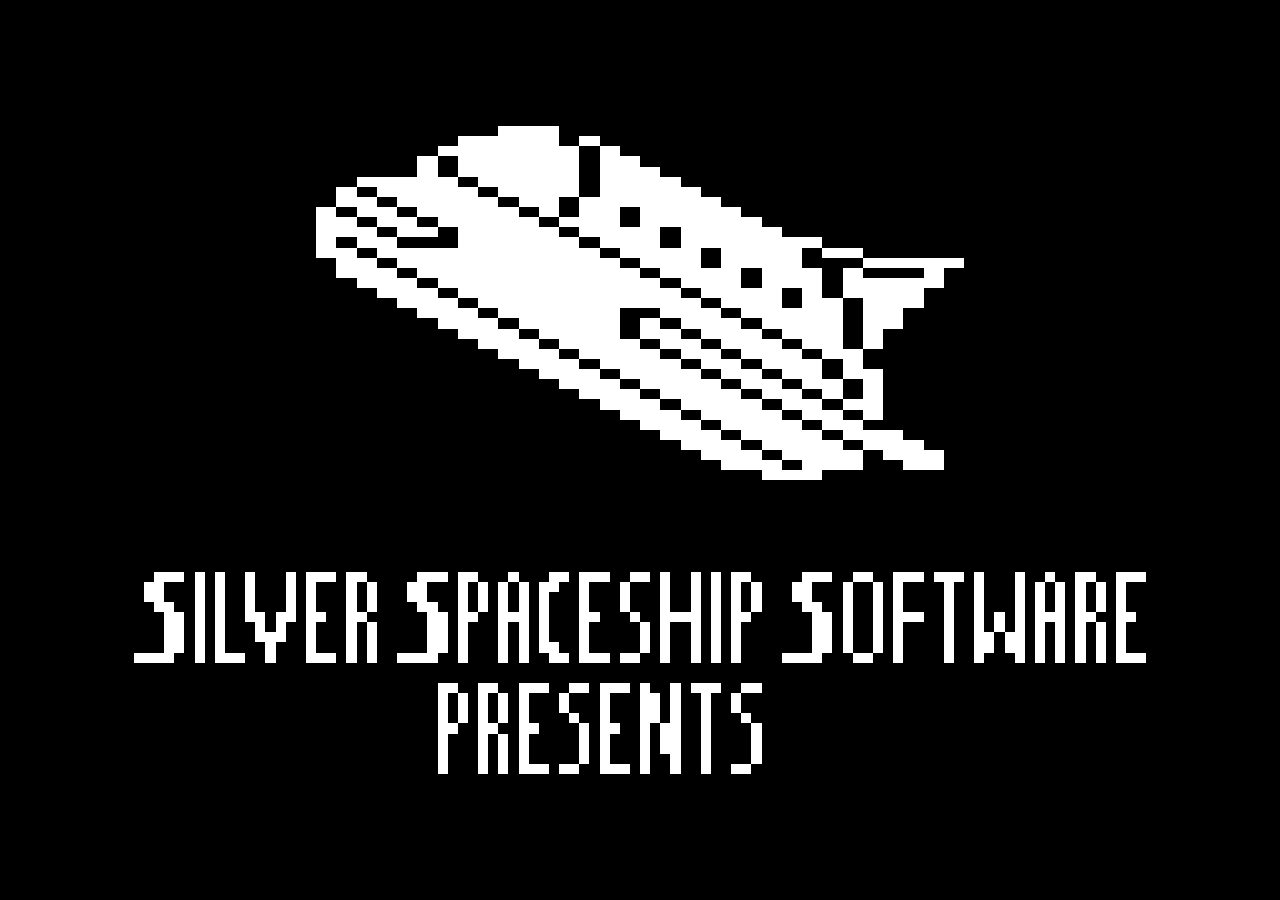
<file: docs/index.html>
<!doctype html>
<html lang="zh-CN">
  <head>
    <meta charset="UTF-8" />
    <meta name="viewport" content="width=device-width, initial-scale=1.0" />
    <title>PROMESST 2 · Web</title>
    <link rel="stylesheet" href="./css/main.css" />
  </head>
  <body>
    <div id="layout">
      <!-- ===================== 左:游戏画面 ===================== -->
      <main id="stage"><canvas id="cv"></canvas></main>

      <!-- ===================== 右:控制面板 ===================== -->
      <aside id="side">
        <div>
          <h1>PROMESST 2 · Web (Ver 0.14.7)</h1>
          <div class="sub">
            Original by
            <a href="https://silverspaceship.com/promesst2/" target="_blank">Sean Barrett</a>
             · Port by DeepSeek & <a href="https://github.com/Aether941/promesst2" target="_blank">me</a>
          </div>
          <div class="sub" id="buildDate">Last Update at</div>
        </div>

        <div id="err"></div>

        <section class="panel" id="bar">
          <h2>状态</h2>
          <div class="rows">
            <span class="badge">楼层<b id="bz">Z0</b></span>
            <span class="badge">坐标<b id="bxy">(?, ?)</b></span>
            <span class="badge">房间<b id="broom">(?, ?)</b></span>
            <span class="badge">朝向<b id="bfacing">下</b></span>
            <span class="badge">宝石<b id="bcarry">0/30</b></span>
            <span class="badge">投喂<b id="bgems">0/30</b></span>
            <span class="badge">魔杖<b id="bwand">无</b></span>
            <span class="badge">撤销<b id="bund">0</b></span>
            <span class="badge">步数<b id="bsteps">0</b></span>
          </div>
        </section>

        <section class="panel">
          <h2>能力</h2>
          <div class="rows">
            <span class="lamps" id="lamps">
              <span class="lamp c0" data-c="0">开门</span>
              <span class="lamp c1" data-c="1">穿透</span>
              <span class="lamp c4" data-c="4">粉碎</span>
              <span class="lamp c3" data-c="3">双格</span>
              <span class="lamp c5" data-c="5">端点</span>
            </span>
          </div>
        </section>

        <section class="panel">
          <h2>操作</h2>
          <div class="rows">
            <button class="btn" id="btnUndo">撤销 (Z)</button>
            <button class="btn" id="btnMenu">菜单 (Esc)</button>
            <button class="btn" id="btnView">视角：全图</button>
          </div>
          <div class="rows" style="margin-top: 7px">
            <label class="chk">网格<input type="checkbox" id="ckGrid" checked /></label>
            <label class="chk">调试<input type="checkbox" id="ckDbg" /></label>
          </div>
        </section>

        <section class="panel" id="dbgrow" style="display: none">
          <h2>调试(仅验证玩法)</h2>
          <div class="rows">
            <button class="btn charge" id="dbgWand">获得魔杖+30宝石</button>
            <button class="btn charge" id="dbgFeed">投喂30宝石 (看结局)</button>
            <label class="chk">跳过开场<input type="checkbox" id="ckSkipBoot" /> </label>
            <label class="chk">穿墙<input type="checkbox" id="ckNoclip" /></label>
            <label class="chk">闪烁<input type="checkbox" id="ckLightFlicker" /> </label>
            <label class="chk">
              帧率
              <select id="selFps">
                <option value="30">30 FPS</option>
                <option value="60" selected>60 FPS</option>
                <option value="90">90 FPS</option>
                <option value="120">120 FPS</option>
                <option value="240">240 FPS</option>
                <option value="360">360 FPS</option>
              </select>
              (太高会导致其他页面卡顿)
            </label>
          </div>
          <div style="margin-top: 6px">
            <pre id="dbgMove">移动判定:—</pre>
            <div class="rows" style="margin-top: 5px">
              <button class="btn" id="dbgCopy">复制调试信息</button>
              <span class="badge dbg-nav" id="dbgNav">
                <button class="dbg-nav-btn" id="dbgPrev" disabled>&lt;</button>
                <b id="dbgIndex">0/0</b>
                <button class="dbg-nav-btn" id="dbgNext" disabled>&gt;</button>
              </span>
            </div>
          </div>
        </section>

        <section class="panel" id="info">
          <h2>按键与目标</h2>
          <kbd>方向键</kbd>/<kbd>WASD</kbd> 移动 · <kbd>X</kbd> 射击 · <kbd>V</kbd> 宝石拾放 <br />
          出生点 Z0 (12,20)，投喂 30 颗宝石通关。
        </section>
      </aside>
    </div>

    <!-- ================= 覆盖层 ================= -->
    <div class="screen on" id="scrLogo">
      <img src="./assets/sss_logo.png" alt="logo" />
    </div>

    <div class="screen" id="scrMenu">
      <img class="title" src="./assets/title.png" alt="PROMESST 2" />
      <div class="menu" id="menuItems"></div>
      <div class="sub">↑/↓ 或 W/S 选择 · Enter/空格 确认 · Esc 返回游戏</div>
      <div class="sub note" id="menuNote"></div>
    </div>

    <div class="screen" id="scrCredits">
      <h2>CREDITS</h2>
      <div class="credits">
        <div class="role">GAME BY</div>
        <div class="name">SEAN BARRETT</div>
        <div class="role">ENDGAME ART BY</div>
        <div class="name">ORYX</div>
        <div class="role">TWIST CONCEPT ASSISTANCE</div>
        <div class="name">CASEY MURATORI</div>
        <div class="role">LINUX PORT BY</div>
        <div class="name">DAVID GOW</div>
        <div class="role">PLAYTEST BY</div>
        <div class="name">
          CASEY MURATORI &nbsp; ZACH SAMUELS<br />JONATHAN BLOW &nbsp; ERIN ROBINSON<br />ALEX
          MARTIN &nbsp; DAVE MOORE
        </div>
      </div>
      <button class="btn" id="btnCreditsBack">返回(Esc)</button>
    </div>

    <div class="screen" id="scrSlots">
      <h2>存档管理</h2>
      <div class="slots" id="slotList"></div>
      <div class="row">
        <button class="btn" id="btnExport">导出当前槽JSON</button>
        <label class="btn" style="display: inline-block">
          导入JSON到当前槽
          <input
            type="file"
            id="fileImport"
            accept=".json,application/json"
            style="display: none"
          />
        </label>
        <button class="btn" id="btnSlotsBack">返回(Esc)</button>
      </div>
      <div class="sub" id="slotHint">自动存档写入“当前槽”;点“设为当前”后自动存档会写入该槽。</div>
    </div>

    <div class="screen" id="scrResult">
      <h2 id="resTitle">YOU WIN</h2>
      <div class="sub" id="resZaps">USED 0 ZAPS</div>
      <div class="row">
        <button class="btn" id="btnAgain">再玩一次</button>
        <button class="btn" id="btnResultMenu">回到标题</button>
      </div>
    </div>
    <script type="module" src="./js/00_main.js"></script>
  </body>
</html>
</file>
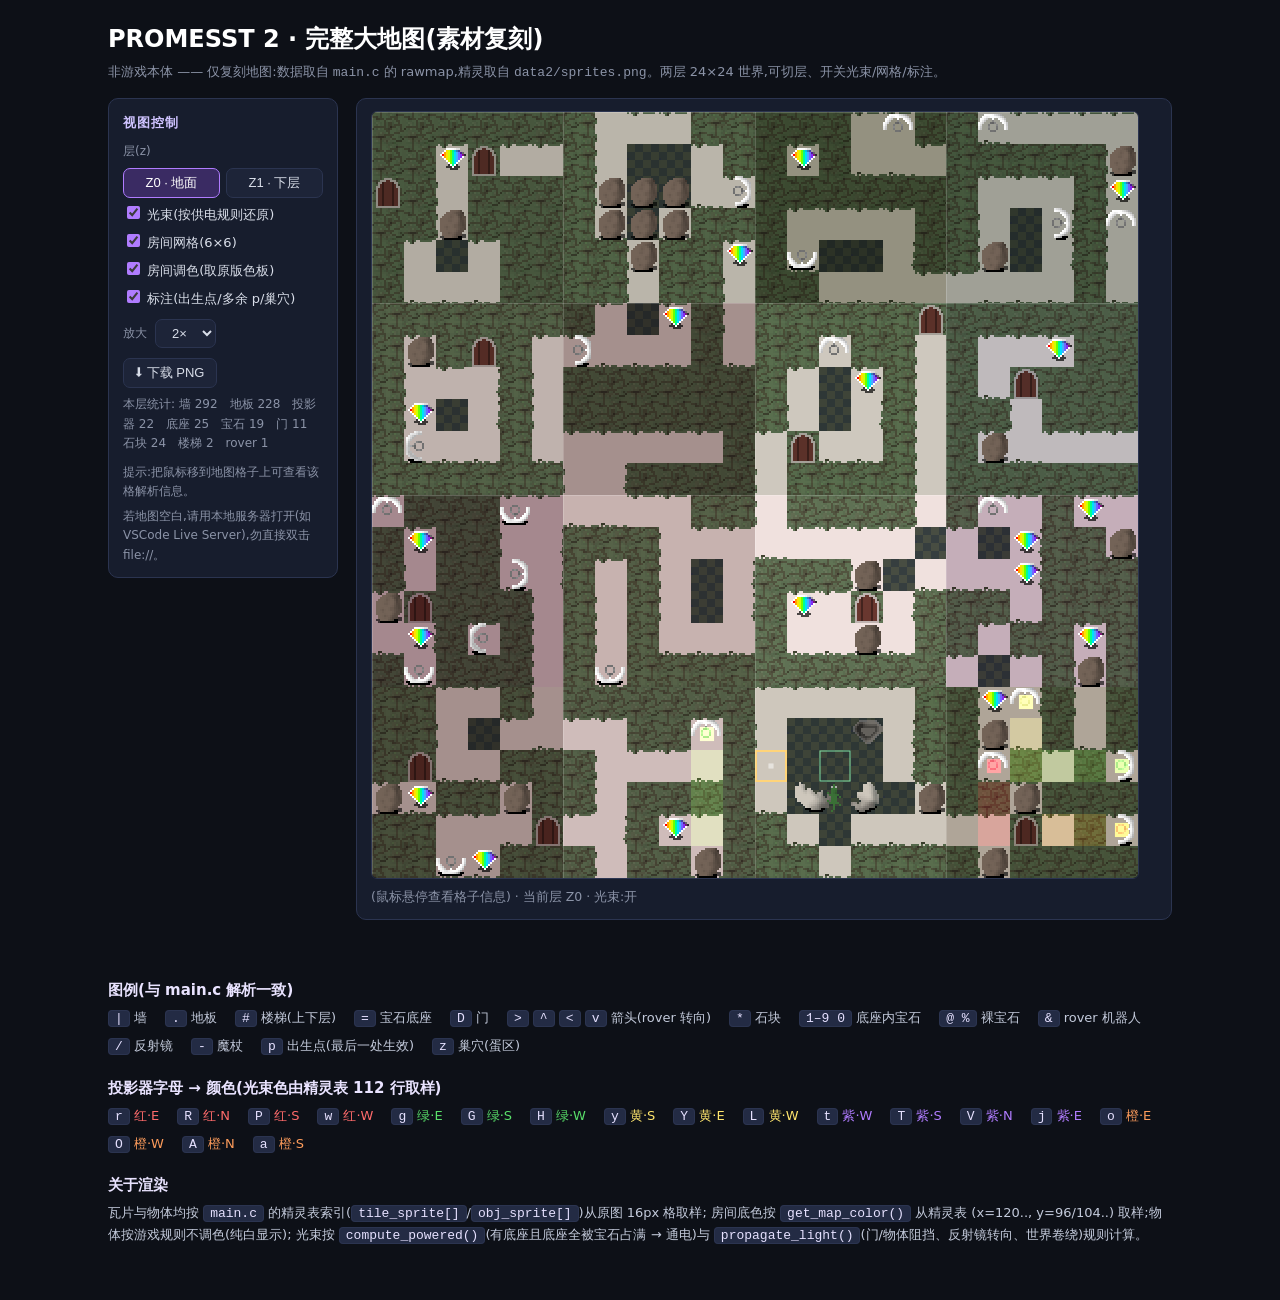
<file: map/index.html>
<!DOCTYPE html>
<html lang="zh-CN">
<head>
<meta charset="UTF-8">
<meta name="viewport" content="width=device-width, initial-scale=1.0">
<title>PROMESST 2 · 完整大地图(复刻)</title>
<style>
  :root{ --bg:#0d1017; --panel:#171d2d; --line:#2b3450; --txt:#d9dee9; --dim:#8b93a7; --accent:#b07cff; }
  *{box-sizing:border-box}
  body{margin:0; background:var(--bg); color:var(--txt);
       font:14px/1.6 "Segoe UI","Microsoft YaHei","PingFang SC",system-ui,sans-serif}
  header{max-width:1100px; margin:0 auto; padding:20px 18px 4px}
  header h1{margin:0; font-size:24px; color:#fff}
  header p{margin:4px 0 0; color:var(--dim); font-size:13px}
  .layout{max-width:1100px; margin:0 auto; padding:10px 18px 40px; display:flex; gap:18px; flex-wrap:wrap; align-items:flex-start}
  .panel{background:var(--panel); border:1px solid var(--line); border-radius:10px; padding:12px 14px}
  .ctrl{width:230px; flex:0 0 230px}
  .ctrl h2{font-size:13px; color:#cfc3ff; margin:2px 0 8px; text-transform:uppercase; letter-spacing:1px}
  .ctrl .row{margin:7px 0; display:flex; align-items:center; gap:8px; flex-wrap:wrap}
  .ctrl label{display:block; margin:5px 0; font-size:13px; cursor:pointer; user-select:none}
  .ctrl input[type=checkbox]{accent-color:var(--accent)}
  .btn{background:#1d2438; color:var(--txt); border:1px solid var(--line); border-radius:7px;
       padding:5px 12px; cursor:pointer; font-size:13px}
  .btn.on{background:#3a2b63; border-color:var(--accent); color:#fff}
  .btn:hover{border-color:var(--accent)}
  .seg{display:flex; gap:6px}
  .seg .btn{flex:1; text-align:center}
  .hint{color:var(--dim); font-size:12px}
  .stage{flex:1; min-width:0}
  canvas{display:block; background:#000; border:1px solid var(--line); border-radius:6px;
         image-rendering:pixelated; max-width:100%}
  #info{font-size:12.5px; color:var(--dim); margin-top:8px; min-height:1.2em}
  #info b{color:#ffd9b0}
  .stats{font-size:12px; color:var(--dim); margin-top:6px}
  .legend{max-width:1100px; margin:0 auto; padding:0 18px 60px}
  .legend h2{font-size:15px; color:#e9e3ff; margin:18px 0 6px}
  .lg{display:flex; flex-wrap:wrap; gap:6px 18px; font-size:13px; color:#c3cadb}
  .lg span{white-space:nowrap}
  .lg code{background:#232b44; border:1px solid var(--line); border-radius:4px; padding:0 6px; color:#e6e1ff}
  #err{display:none; max-width:1100px; margin:12px auto; background:#2a0f14; color:#ffb4bc;
        border:1px solid #ff6b7a; border-radius:8px; padding:10px 14px; font:12px/1.6 Consolas,monospace; white-space:pre-wrap}
  @media(max-width:860px){ .ctrl{flex:1 1 100%} }
</style>
</head>
<body>
<header>
  <h1>PROMESST 2 · 完整大地图(素材复刻)</h1>
  <p>非游戏本体 —— 仅复刻地图:数据取自 <code>main.c</code> 的 rawmap,精灵取自 <code>data2/sprites.png</code>。两层 24×24 世界,可切层、开关光束/网格/标注。</p>
</header>

<div id="err"></div>

<div class="layout">
  <div class="panel ctrl">
    <h2>视图控制</h2>
    <div class="row"><span class="hint">层(z)</span></div>
    <div class="seg">
      <button class="btn on" id="z0btn" data-z="0">Z0 · 地面</button>
      <button class="btn" id="z1btn" data-z="1">Z1 · 下层</button>
    </div>
    <label><input type="checkbox" id="ckBeams" checked> 光束(按供电规则还原)</label>
    <label><input type="checkbox" id="ckGrid" checked> 房间网格(6×6)</label>
    <label><input type="checkbox" id="ckTint" checked> 房间调色(取原版色板)</label>
    <label><input type="checkbox" id="ckMark" checked> 标注(出生点/多余 p/巢穴)</label>
    <div class="row" style="margin-top:10px">
      <span class="hint">放大</span>
      <select id="scale" class="btn">
        <option value="1">1×</option>
        <option value="2" selected>2×</option>
        <option value="3">3×</option>
        <option value="4">4×</option>
      </select>
    </div>
    <div class="row" style="margin-top:10px">
      <button class="btn" id="dl">⬇ 下载 PNG</button>
    </div>
    <div id="stats" class="stats"></div>
    <div class="hint" style="margin-top:10px">提示:把鼠标移到地图格子上可查看该格解析信息。</div>
    <div class="hint" style="margin-top:6px">若地图空白,请用本地服务器打开(如 VSCode Live Server),勿直接双击 file://。</div>
  </div>

  <div class="panel stage">
    <canvas id="cv" width="768" height="768"></canvas>
    <div id="info">(鼠标悬停查看格子信息)</div>
  </div>
</div>

<div class="legend">
  <h2>图例(与 main.c 解析一致)</h2>
  <div class="lg">
    <span><code>|</code> 墙</span><span><code>.</code> 地板</span><span><code>#</code> 楼梯(上下层)</span>
    <span><code>=</code> 宝石底座</span><span><code>D</code> 门</span>
    <span><code>&gt;</code> <code>^</code> <code>&lt;</code> <code>v</code> 箭头(rover 转向)</span>
    <span><code>*</code> 石块</span><span><code>1–9 0</code> 底座内宝石</span><span><code>@ %</code> 裸宝石</span>
    <span><code>&amp;</code> rover 机器人</span><span><code>/</code> 反射镜</span><span><code>-</code> 魔杖</span>
    <span><code>p</code> 出生点(最后一处生效)</span><span><code>z</code> 巢穴(蛋区)</span>
  </div>
  <h2>投影器字母 → 颜色(光束色由精灵表 112 行取样)</h2>
  <div class="lg" id="projLegend"></div>
  <h2>关于渲染</h2>
  <div class="lg" style="display:block">
    瓦片与物体均按 <code>main.c</code> 的精灵表索引(<code>tile_sprite[]</code>/<code>obj_sprite[]</code>)从原图 16px 格取样;
    房间底色按 <code>get_map_color()</code> 从精灵表 (x=120.., y=96/104..) 取样;物体按游戏规则不调色(纯白显示);
    光束按 <code>compute_powered()</code>(有底座且底座全被宝石占满 → 通电)与 <code>propagate_light()</code>(门/物体阻挡、反射镜转向、世界卷绕)规则计算。
  </div>
</div>

<script src="./map-data.js"></script>
<script>
"use strict";
/* ============================================================
   PROMESST 2 大地图复刻 —— 移植自 main.c(2014-05-18,2543 行)
   ============================================================ */

// ---------- 常量(与源码一致) ----------
var SX=6, SY=6, NX=4, NY=4;                 // 房间 6×6,每层 4×4 房间
var WW=NX*SX, WH=NY*SY;                     // 24×24
var DIR_E=0, DIR_N=1, DIR_W=2, DIR_S=3;
var XD=[1,0,-1,0], YD=[0,-1,0,1];

// 瓦片枚举(值顺序与 main.c enum 一致)
var T={ wall:0, door:1, opendoor:2, floor:3, recep:4, frag:5,
        arrow_e:6, arrow_n:7, arrow_w:8, arrow_s:9, stairs:10,
        egg:11 };
var EGG_BASE=11;

// 物体枚举
var O={ empty:0, stone:1, gem:2, projector:3, wand:4, refl:5, rover:6 };

// 颜色枚举(供光束/图例)
var CNAMES=["红","绿","蓝","橙","黄","紫","青","粉"];
var CCOL =["#ff6b6b","#59e06a","#5aa9ff","#ff9d5c","#ffe66d","#b07cff","#5ee8d8","#ff8cd8"];

// tile_sprite[](19 项,索引=瓦片枚举值)
var TILE_SPR=[
  [0,0],[6,0],[5,0],[0,3],[1,4],[6,2],        // wall..frag
  [0,3],[0,3],[0,3],[0,3],                    // 箭头(与地板同格)
  [1,3],                                      // stairs
  [5,3],[6,3],[7,3],[3,1],[4,1],[5,1],[6,5],[6,6] // egg..egg_8
];
// obj_sprite[](前 7 项,索引=物体枚举值)
var OBJ_SPR=[
  [6,1],[2,1],[0,4],[0,2],[2,4],[5,6],[6,2]
];

// 投影器字母表与 (颜色,方向) 数据(与 lights[]/lightdata[] 一致)
var LIGHTS="rRPwgGHyYLtTVjoOAa";
var LIGHTDATA=[
 /* idx 0..3  红 r R P w : E N S W */
 {c:0,d:DIR_E},{c:0,d:DIR_N},{c:0,d:DIR_S},{c:0,d:DIR_W},
 /* 4..6    绿 g G H   : E S W */
 {c:1,d:DIR_E},{c:1,d:DIR_S},{c:1,d:DIR_W},
 /* 7..9    黄 y Y L   : S E W   (enum 中黄=4) */
 {c:4,d:DIR_S},{c:4,d:DIR_E},{c:4,d:DIR_W},
 /* 10..13  紫 t T V j : W S N E (enum 中紫=5) */
 {c:5,d:DIR_W},{c:5,d:DIR_S},{c:5,d:DIR_N},{c:5,d:DIR_E},
 /* 14..17  橙 o O A a : E W N S */
 {c:3,d:DIR_E},{c:3,d:DIR_W},{c:3,d:DIR_N},{c:3,d:DIR_S}
];

// 字符 → 含义(悬停与图例)
var CHAR_MEANING={
  "|":"墙", ".":"地板", "#":"楼梯", "=":"宝石底座", "D":"门",
  ">":"箭头E","^":"箭头N","<":"箭头W","v":"箭头S",
  "*":"石块", "-":"魔杖", "/":"反射镜", "&":"rover", "p":"出生点", "z":"巢穴",
  "0":"底座宝石","1":"底座宝石","2":"底座宝石","3":"底座宝石","4":"底座宝石",
  "5":"底座宝石","6":"底座宝石","7":"底座宝石","8":"底座宝石","9":"底座宝石",
  "@":"裸宝石","%":"裸宝石"
};

// ---------- 从精灵表取样 ----------
var ATLAS=128, CELL=16, img=null, imgCtx=null, imgData=null;

function sample(x,y){
  if(!imgData) return [255,255,255,255];
  var i=(y*ATLAS+x)*4;
  return [imgData.data[i],imgData.data[i+1],imgData.data[i+2],imgData.data[i+3]];
}

// 房间调色与 powers 色(在图片加载后计算)
var roomPalette=null;   // roomPalette[z][ry][rx] = [r,g,b]
var powers=null;        // powers[8]

function computePalette(){
  roomPalette=[]; powers=[];
  for(var i=0;i<8;i++) powers.push(sample(112+i,96));
  for(var z=0;z<2;z++){
    roomPalette[z]=[];
    for(var ry=0;ry<NY;ry++){
      roomPalette[z][ry]=[];
      for(var rx=0;rx<NX;rx++){
        roomPalette[z][ry].push(sample(120+rx, 96+ry+(z?8:0)));
      }
    }
  }
}

// ---------- 关卡解析(移植 init_game) ----------
function parseMap(){
  var tile=[[],[]], obj=[[],[]];
  var player=null, egg=null, extraP=[];
  var z,y,x;

  for(z=0;z<2;z++){
    tile[z]=new Array(WH); obj[z]=new Array(WH);
    for(y=0;y<WH;y++){
      tile[z][y]=new Array(WW).fill(T.floor);
      obj[z][y]=new Array(WW);
      for(x=0;x<WW;x++) obj[z][y][x]={type:O.empty, dir:0, color:0};
    }
  }

  for(z=0;z<2;z++){
    for(y=0;y<WH;y++){
      var s=RAW[y][z];
      for(x=0;x<WW;x++){
        var idx=x+Math.floor(x/SX);        // 跳过房间间空格(对应 C: data[x + x/SIZE_X])
        var d=idx<s.length ? s.charAt(idx) : " ";
        var o=obj[z][y][x], t=T.floor;
        switch(d){
          case "p":
            player={x:x,y:y,z:z};
            extraP.push({x:x,y:y,z:z});
            break;                          // 瓦片保持地板(与 C 一致)
          case ">": t=T.arrow_e; break;
          case "^": t=T.arrow_n; break;
          case "<": t=T.arrow_w; break;
          case "v": t=T.arrow_s; break;
          case "=": t=T.recep; break;
          case "D": t=T.door; break;
          case "#": t=T.stairs; break;
          case "/": o.type=O.refl; o.dir=1; break;
          case "z": egg={x:x,y:y}; break;
          case "*": o.type=O.stone; break;
          case "-": o.type=O.wand; break;
          case "1": case "2": case "3": case "4": case "5":
          case "6": case "7": case "8": case "9": case "0":
            o.type=O.gem; o.dir=0; t=T.recep;
            break;
          case "@": case "%":
            o.type=O.gem; o.dir=0;           // 裸宝石,无底座
            break;
          case "&": o.type=O.rover; o.dir=DIR_E; break;
          case "r": case "R": case "w": case "P":
          case "g": case "G": case "H":
          case "y": case "Y": case "L":
          case "t": case "T": case "V": case "j":
          case "o": case "O": case "A": case "a":
            var li=LIGHTS.indexOf(d);
            o.type=O.projector; o.color=LIGHTDATA[li].c; o.dir=LIGHTDATA[li].d;
            break;
          case ".": case " ": break;
          default: t=T.wall; break;         // 与 C 的 default → wall 一致
        }
        tile[z][y][x]=t;
      }
    }
  }

  // 巢穴下方铺蛋瓦片(C: y 1..1, x 0..2)
  if(egg){
    for(x=0;x<3;x++){
      tile[0][egg.y+1][egg.x-1+x]=EGG_BASE + 1*3 + x;
    }
  }

  // rover 初始方向:找相邻箭头(C 同规则)
  for(z=0;z<2;z++){
    for(y=0;y<WH;y++) for(x=0;x<WW;x++){
      if(obj[z][y][x].type===O.rover){
        for(var d=0;d<4;d++){
          var ny=y-YD[d], nx=x-XD[d];
          ny=(ny+WH)%WH; nx=(nx+WW)%WW;
          if(tile[z][ny][nx]===T.arrow_e+d){ obj[z][y][x].dir=d; break; }
        }
      }
    }
  }

  return {tile:tile, obj:obj, player:player, egg:egg, extraP:extraP};
}

// ---------- 供电与光束(移植 compute_powered / propagate_light) ----------
function computePowered(z,map){
  var pw=[]; var y,x;
  for(var ry=0;ry<NY;ry++){ pw[ry]=new Array(NX).fill(0); }
  for(y=0;y<WH;y++) for(x=0;x<WW;x++){
    if(map.tile[z][y][x]===T.recep) pw[Math.floor(y/SY)][Math.floor(x/SX)]=1;
  }
  for(y=0;y<WH;y++) for(x=0;x<WW;x++){
    if(map.tile[z][y][x]===T.recep && map.obj[z][y][x].type!==O.gem)
      pw[Math.floor(y/SY)][Math.floor(x/SX)]=0;
  }
  return pw;
}

function propagate(z,map,pw){
  // L[y][x][d]=颜色 或 -1;any[y][x]=0/1
  var L=[], any=[], y,x;
  for(y=0;y<WH;y++){ L[y]=[]; any[y]=new Array(WW).fill(0);
    for(x=0;x<WW;x++) L[y].push([-1,-1,-1,-1]); }

  function wrapX(a){ return ((a%WW)+WW)%WW; }   // 卷绕(与 C 的 WRAP_X/WRAP_Y 一致)
  function wrapY(a){ return ((a%WH)+WH)%WH; }

  for(y=0;y<WH;y++) for(x=0;x<WW;x++){
    var o=map.obj[z][y][x];
    if(o.type!==O.projector) continue;
    if(!pw[Math.floor(y/SY)][Math.floor(x/SX)]) continue;   // 未通电
    var dir=o.dir, ax=x, dx=XD[o.dir], ay=y, dy=YD[o.dir];
    for(;;){
      ax=wrapX(ax+dx); ay=wrapY(ay+dy);
      if(map.tile[z][ay][ax]===T.door) break;
      if(map.obj[z][ay][ax].type===O.refl){
        if(map.obj[z][ay][ax].dir===0) dir^=1; else dir^=3;   // 与 C 一致
        dx=XD[dir]; dy=YD[dir];
      } else {
        if(map.obj[z][ay][ax].type!==O.empty) break;
      }
      L[ay][ax][dir]=o.color;
      any[ay][ax]=1;
    }
  }
  return {L:L, any:any};
}

// ---------- 渲染 ----------
var tintCache={};  // key: s_t_rgb

function getTintedCell(s,t,tint){
  if(!tint) return cellFrom(s,t);
  var key=`${s}_${t}_${tint[0]},${tint[1]},${tint[2]}`;
  var c=tintCache[key];
  if(c) return c;
  c=cellFrom(s,t);
  var cc=document.createElement("canvas"); cc.width=CELL; cc.height=CELL;
  var cx=cc.getContext("2d");
  cx.drawImage(c,0,0);
  cx.globalCompositeOperation="multiply";
  cx.fillStyle=`rgb(${tint[0]},${tint[1]},${tint[2]})`;
  cx.fillRect(0,0,CELL,CELL);
  tintCache[key]=cc;
  return cc;
}

function cellFrom(s,t){
  var key=`c_${s}_${t}`;
  var c=tintCache[key];
  if(c) return c;
  c=document.createElement("canvas"); c.width=CELL; c.height=CELL;
  c.getContext("2d").drawImage(img, s*CELL,t*CELL,CELL,CELL, 0,0,CELL,CELL);
  tintCache[key]=c;
  return c;
}

function render(ctx,k,map,opts){
  var z=opts.z, i,x,y,rx,ry;
  ctx.clearRect(0,0,ctx.canvas.width,ctx.canvas.height);
  ctx.imageSmoothingEnabled=false;

  // 房间通电表(光束需要)
  var pw = opts.beams ? computePowered(z,map) : null;
  var light = opts.beams ? propagate(z,map,pw) : null;

  for(y=0;y<WH;y++){
    for(x=0;x<WW;x++){
      var t=map.tile[z][y][x];
      rx=Math.floor(x/SX); ry=Math.floor(y/SY);
      var sp=TILE_SPR[t].slice();
      if(t===T.wall && ((rx^ry)&1)) sp[0]=7;      // 墙随房间奇偶换格(与 draw_world 一致)
      var tint = opts.tint ? roomPalette[z][ry][rx] : null;
      var cell = getTintedCell(sp[0],sp[1],tint);
      ctx.drawImage(cell, x*CELL*k, y*CELL*k, CELL*k, CELL*k);

      // 邻墙边线高光(t >= floor 才画,与 C 一致)
      if(t>=T.floor && opts.tint){
        var check=[ [x+1,y,1,0], [x-1,y,3,0], [x,y+1,4,0], [x,y-1,2,0] ];
        for(i=0;i<4;i++){
          var mx=check[i][0], my=check[i][1];
          mx=(mx+WW)%WW; my=(my+WH)%WH;
          if(map.tile[z][my][mx]===T.wall){
            var ec=getTintedCell(check[i][2],check[i][3],roomPalette[z][ry][rx]);
            ctx.drawImage(ec, x*CELL*k, y*CELL*k, CELL*k, CELL*k);
          }
        }
      }
    }
  }

  // 物体(不调色,与游戏“未照亮=白色”一致)
  for(y=0;y<WH;y++) for(x=0;x<WW;x++){
    var o=map.obj[z][y][x];
    if(o.type===O.empty) continue;
    var oc=null, dt=0, ds=0;
    switch(o.type){
      case O.projector: oc=cellFrom(0+o.dir,2); break;
      case O.gem:       oc=cellFrom(0,4); break;
      case O.refl:      oc=cellFrom(5+o.dir,6); break;
      case O.rover:     oc=cellFrom(6+ds,2+o.dir); break;   // ds=0 静态帧
      case O.stone:     oc=cellFrom(2,1); break;
      case O.wand:      oc=cellFrom(2,4); break;
      default: break;
    }
    if(oc) ctx.drawImage(oc, x*CELL*k, y*CELL*k, CELL*k, CELL*k);
  }

  // 光束(加法混合,近似原版辉光)
  if(opts.beams && light){
    for(y=0;y<WH;y++) for(x=0;x<WW;x++){
      if(!light.any[y][x]) continue;
      var n=0, r=0,gg=0,b=0;
      for(var d=0;d<4;d++){
        if(light.L[y][x][d]>=0){
          var pc=powers[light.L[y][x][d]]; r+=pc[0]; gg+=pc[1]; b+=pc[2]; n++;
        }
      }
      if(n){
        var a=Math.min(0.42, 0.10+0.06*n);
        ctx.globalAlpha=a;
        ctx.fillStyle=`rgb(${Math.round(r/n)},${Math.round(gg/n)},${Math.round(b/n)})`;
        ctx.globalCompositeOperation="lighter";
        ctx.fillRect(x*CELL*k, y*CELL*k, CELL*k, CELL*k);
        ctx.globalCompositeOperation="source-over";
        ctx.globalAlpha=1;
      }
    }
    // 通电投影器头部彩色标记
    for(y=0;y<WH;y++) for(x=0;x<WW;x++){
      var o2=map.obj[z][y][x];
      if(o2.type===O.projector && pw && pw[Math.floor(y/SY)][Math.floor(x/SX)]){
        var pc2=powers[o2.color];
        ctx.globalAlpha=0.55; ctx.globalCompositeOperation="lighter";
        ctx.fillStyle=`rgb(${pc2[0]},${pc2[1]},${pc2[2]})`;
        var cx=x*CELL*k+CELL*k*0.28, cy=y*CELL*k+CELL*k*0.28, s2=CELL*k*0.44;
        ctx.fillRect(cx,cy,s2,s2);
        ctx.globalCompositeOperation="source-over"; ctx.globalAlpha=1;
      }
    }
  }

  // 标注
  if(opts.mark){
    if(map.player && map.player.z===z){
      ctx.strokeStyle="#ffd479"; ctx.lineWidth=Math.max(2,k);
      ctx.strokeRect(map.player.x*CELL*k+1, map.player.y*CELL*k+1, CELL*k-2, CELL*k-2);
    }
    if(map.extraP){
      map.extraP.forEach(function(p){
        if(p.z===z){
          ctx.fillStyle="rgba(255,255,255,0.5)";
          ctx.fillRect(p.x*CELL*k+CELL*k*0.42, p.y*CELL*k+CELL*k*0.42, CELL*k*0.16, CELL*k*0.16);
        }
      });
    }
    if(map.egg && z===0){
      ctx.strokeStyle="#7ee0a3"; ctx.lineWidth=1;
      ctx.strokeRect(map.egg.x*CELL*k+1, map.egg.y*CELL*k+1, CELL*k-2, CELL*k-2);
    }
  }

  // 房间网格
  if(opts.grid){
    ctx.strokeStyle="rgba(255,255,255,0.18)"; ctx.lineWidth=1;
    ctx.beginPath();
    for(x=0;x<=NX;x++){ var gx=x*SX*CELL*k; ctx.moveTo(gx+0.5,0); ctx.lineTo(gx+0.5,WH*CELL*k); }
    for(y=0;y<=NY;y++){ var gy=y*SY*CELL*k; ctx.moveTo(0,gy+0.5); ctx.lineTo(WW*CELL*k,gy+0.5); }
    ctx.stroke();
  }
}

// ---------- 主流程 ----------
var RAW=window.PROMESST_MAP_RAW;
var canvas=document.getElementById("cv");
var ctx=canvas.getContext("2d");
var map=null, curZ=0, curK=2;
var opts={ z:0, beams:true, grid:true, tint:true, mark:true };

function err(msg){
  var e=document.getElementById("err");
  e.style.display="block"; e.textContent=msg;
}

function setSize(k){
  curK=k;
  canvas.width=WW*CELL*k; canvas.height=WH*CELL*k;
  canvas.style.width=`${canvas.width}px`;
  canvas.style.height=`${canvas.height}px`;
  redraw();
}
function redraw(){
  if(!map || !img) return;
  opts.z=curZ;
  render(ctx,curK,map,opts);
  updateInfo(null);
  updateStats();
}

function updateStats(){
  var z=curZ, counts={};
  var y,x;
  for(y=0;y<WH;y++) for(x=0;x<WW;x++){
    var t=map.tile[z][y][x], o=map.obj[z][y][x];
    counts["墙"]=counts["墙"]||0; counts["地板"]=counts["地板"]||0;
    if(t===T.wall) counts["墙"]++; else if(t===T.floor) counts["地板"]++;
    if(t===T.door) counts["门"]=(counts["门"]||0)+1;
    if(t===T.recep) counts["底座"]=(counts["底座"]||0)+1;
    if(t===T.stairs) counts["楼梯"]=(counts["楼梯"]||0)+1;
    if(o.type===O.gem) counts["宝石"]=(counts["宝石"]||0)+1;
    if(o.type===O.stone) counts["石块"]=(counts["石块"]||0)+1;
    if(o.type===O.projector) counts["投影器"]=(counts["投影器"]||0)+1;
    if(o.type===O.rover) counts["rover"]=(counts["rover"]||0)+1;
    if(o.type===O.refl) counts["反射镜"]=(counts["反射镜"]||0)+1;
    if(o.type===O.wand) counts["魔杖"]=(counts["魔杖"]||0)+1;
  }
  var s="";
  Object.keys(counts).forEach(function(k){ s+=`${k} ${counts[k]}　`; });
  document.getElementById("stats").textContent=`本层统计: ${s}`;
}

var infoBox=document.getElementById("info");
function updateInfo(cellInfo){
  if(!cellInfo){
    infoBox.innerHTML=`(鼠标悬停查看格子信息) · 当前层 Z${curZ} · ${(opts.beams?"光束:开":"光束:关")}`;
    return;
  }
  infoBox.innerHTML=cellInfo;
}

function cellAt(mx,my){
  var z=curZ;
  var x=Math.floor(mx/(CELL*curK));
  var y=Math.floor(my/(CELL*curK));
  if(x<0||y<0||x>=WW||y>=WH) return null;
  var t=map.tile[z][y][x], o=map.obj[z][y][x];
  var rx=Math.floor(x/SX), ry=Math.floor(y/SY);
  var tname=["墙","门","开门","地板","底座","碎石","箭头E","箭头N","箭头W","箭头S","楼梯","蛋"][t] || `蛋${t}`;
  var parts=[`Z${z} · 格(${x},${y}) · 房间(${rx},${ry}) · 瓦片=<b>${tname}</b>`];
  if(o.type!==O.empty){
    var oname=["—","石块","宝石","投影器","魔杖","反射镜","rover"][o.type];
    parts.push(`物体=<b>${oname}</b>`);
    if(o.type===O.projector) parts.push(`色=<b>${CNAMES[o.color]}</b> 向=${["E","N","W","S"][o.dir]}`);
    if(o.type===O.rover)     parts.push(`向=${["E","N","W","S"][o.dir]}`);
    if(o.type===O.refl)      parts.push(`姿=${(o.dir?"\\":"/")}`);
  }
  return parts.join(" · ");
}

// ---------- 事件与 UI ----------
document.getElementById("z0btn").addEventListener("click",function(){ curZ=0; syncBtn(); redraw(); });
document.getElementById("z1btn").addEventListener("click",function(){ curZ=1; syncBtn(); redraw(); });
function syncBtn(){
  document.getElementById("z0btn").classList.toggle("on",curZ===0);
  document.getElementById("z1btn").classList.toggle("on",curZ===1);
}
document.getElementById("ckBeams").addEventListener("change",function(e){ opts.beams=e.target.checked; redraw(); });
document.getElementById("ckGrid").addEventListener("change",function(e){ opts.grid=e.target.checked; redraw(); });
document.getElementById("ckTint").addEventListener("change",function(e){ opts.tint=e.target.checked; redraw(); });
document.getElementById("ckMark").addEventListener("change",function(e){ opts.mark=e.target.checked; redraw(); });
document.getElementById("scale").addEventListener("change",function(e){ setSize(parseInt(e.target.value,10)); });
document.getElementById("dl").addEventListener("click",function(){
  var k=6, off=document.createElement("canvas");
  off.width=WW*CELL*k; off.height=WH*CELL*k;
  render(off.getContext("2d"),k,map,opts);
  var a=document.createElement("a");
  a.href=off.toDataURL("image/png");
  a.download=`promesst2-map-z${curZ}-${WW}x${WH}.png`;
  a.click();
});
canvas.addEventListener("mousemove",function(e){
  var r=canvas.getBoundingClientRect();
  var mx=(e.clientX-r.left)*(canvas.width/r.width);
  var my=(e.clientY-r.top)*(canvas.height/r.height);
  var info=cellAt(mx,my);
  updateInfo(info);
});
canvas.addEventListener("mouseleave",function(){ updateInfo(null); });

// 图例:投影器字母→颜色
(function(){
  var el=document.getElementById("projLegend");
  var html="";
  for(var i=0;i<LIGHTS.length;i++){
    html+=`<span style="color:${CCOL[LIGHTDATA[i].c]}"><code>${LIGHTS.charAt(i)}</code> ${CNAMES[LIGHTDATA[i].c]}·${["E","N","W","S"][LIGHTDATA[i].d]}</span>`;
  }
  el.innerHTML=html;
})();

// ---------- 启动 ----------
(function boot(){
  try{
    if(!RAW || RAW.length!==24){ err(`map-data.js 数据异常:期望 24 行,实际 ${(RAW?RAW.length:"未定义")}。`); return; }
    var bad=0; RAW.forEach(function(r,ri){ if(!r||r.length<2||r[0].length<27||r[1].length<27) bad++; });
    if(bad){ err(`map-data.js 有 ${bad} 行长度异常(需要 >=27)。`); return; }

    img=new Image();
    img.onload=function(){
      try{
        var tmp=document.createElement("canvas"); tmp.width=ATLAS; tmp.height=ATLAS;
        imgCtx=tmp.getContext("2d"); imgCtx.drawImage(img,0,0);
        imgData=imgCtx.getImageData(0,0,ATLAS,ATLAS);
        computePalette();
        map=parseMap();
        if(!map.player) err("警告:未找到出生点 p?");
        setSize(2);
        syncBtn();
      }catch(ex){ err(`渲染初始化失败:\n${ex.message}\n若通过 file:// 打开可能出现跨域限制,请用 Live Server 等本地服务器打开。`); }
    };
    img.onerror=function(){ err("无法加载 ./sprites.png —— 请确认与 map-data.js 同目录。"); };
    img.src="./sprites.png";
  }catch(ex){ err(`启动失败:${ex.message}`); }
})();
</script>
</body>
</html>
</file>
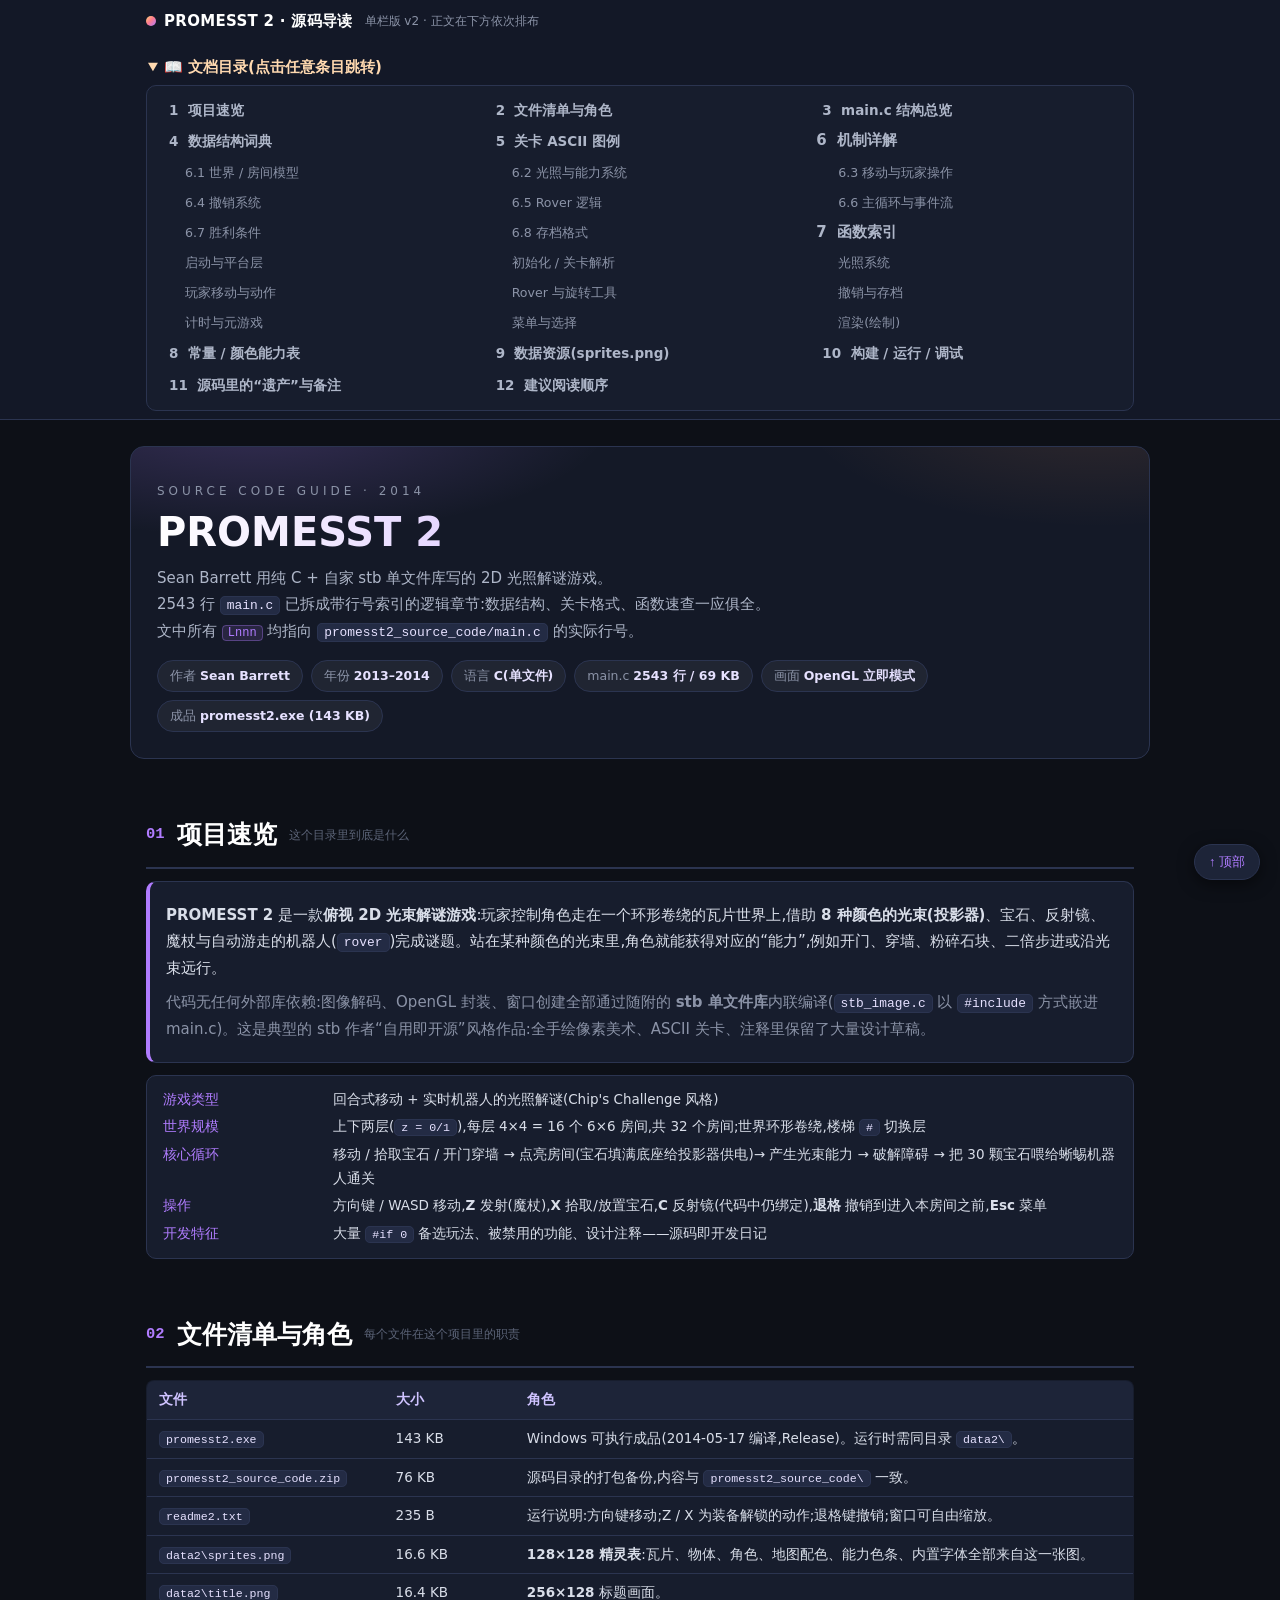
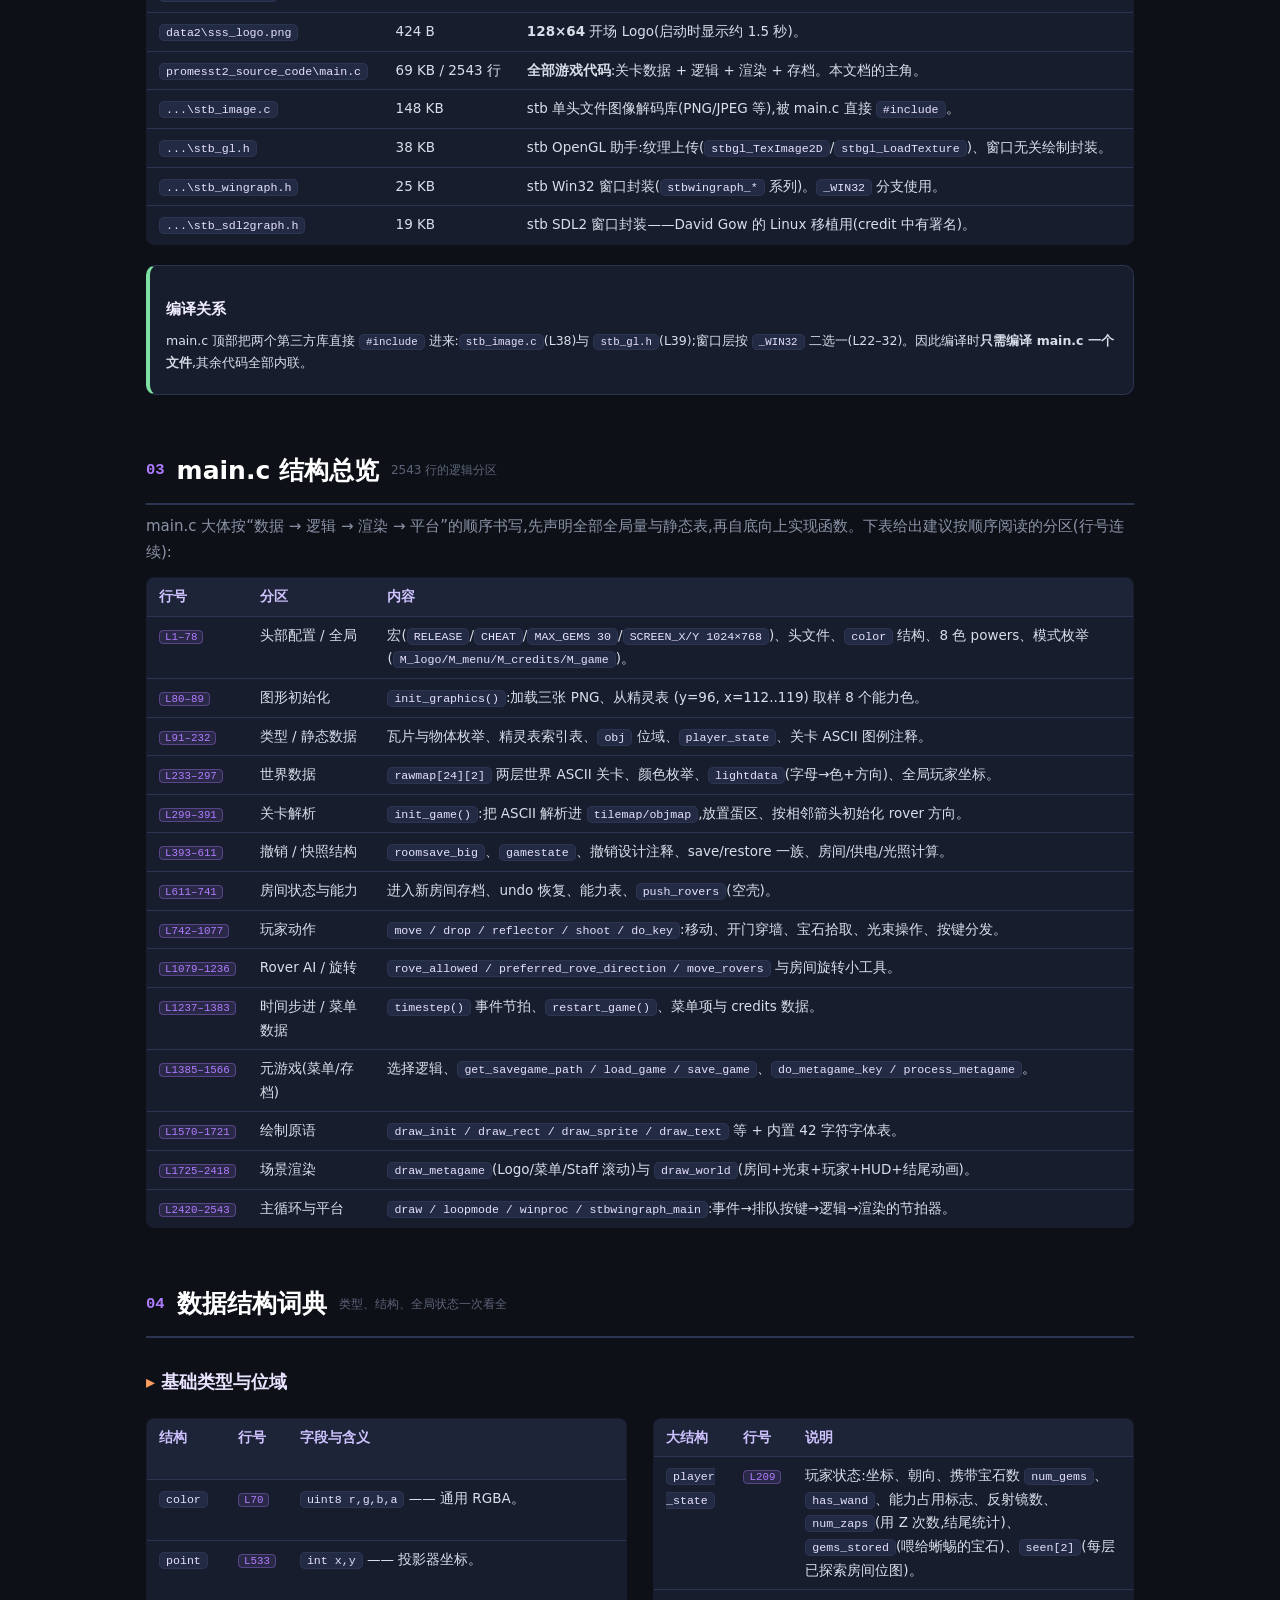
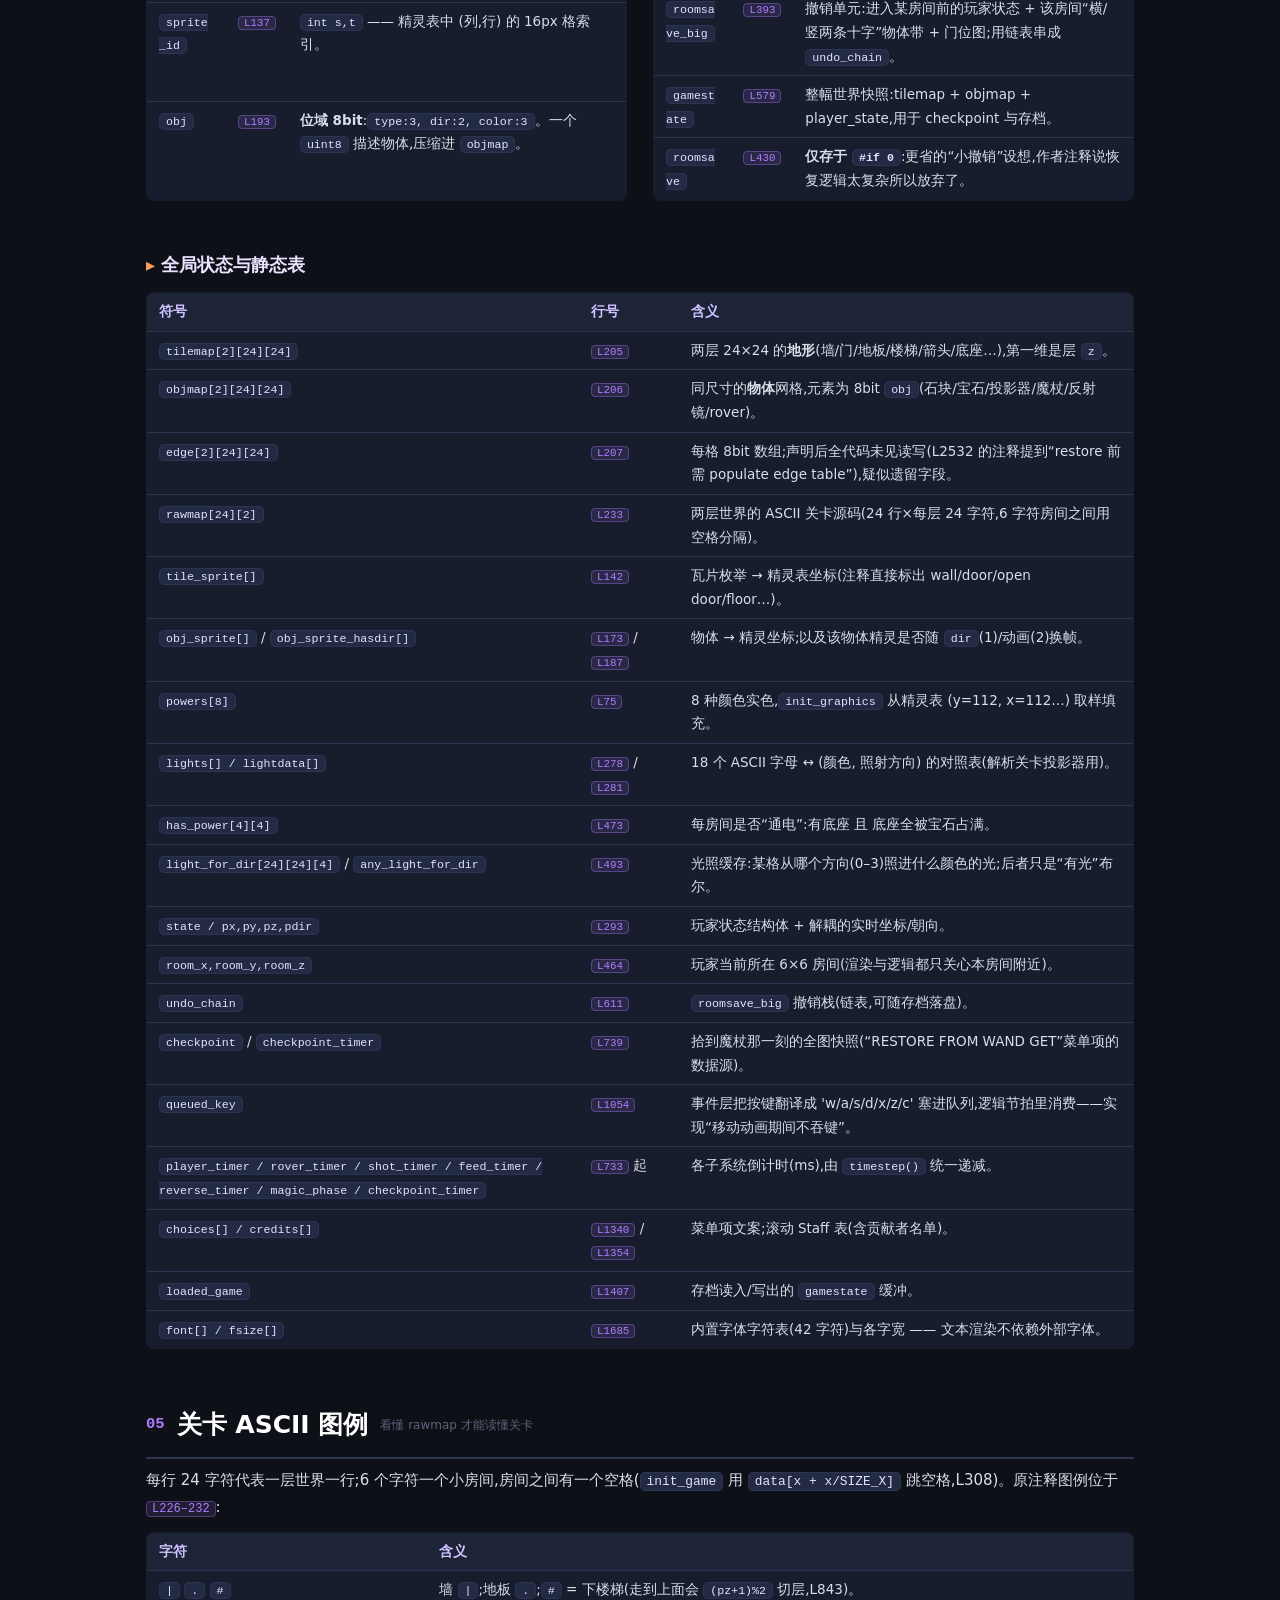
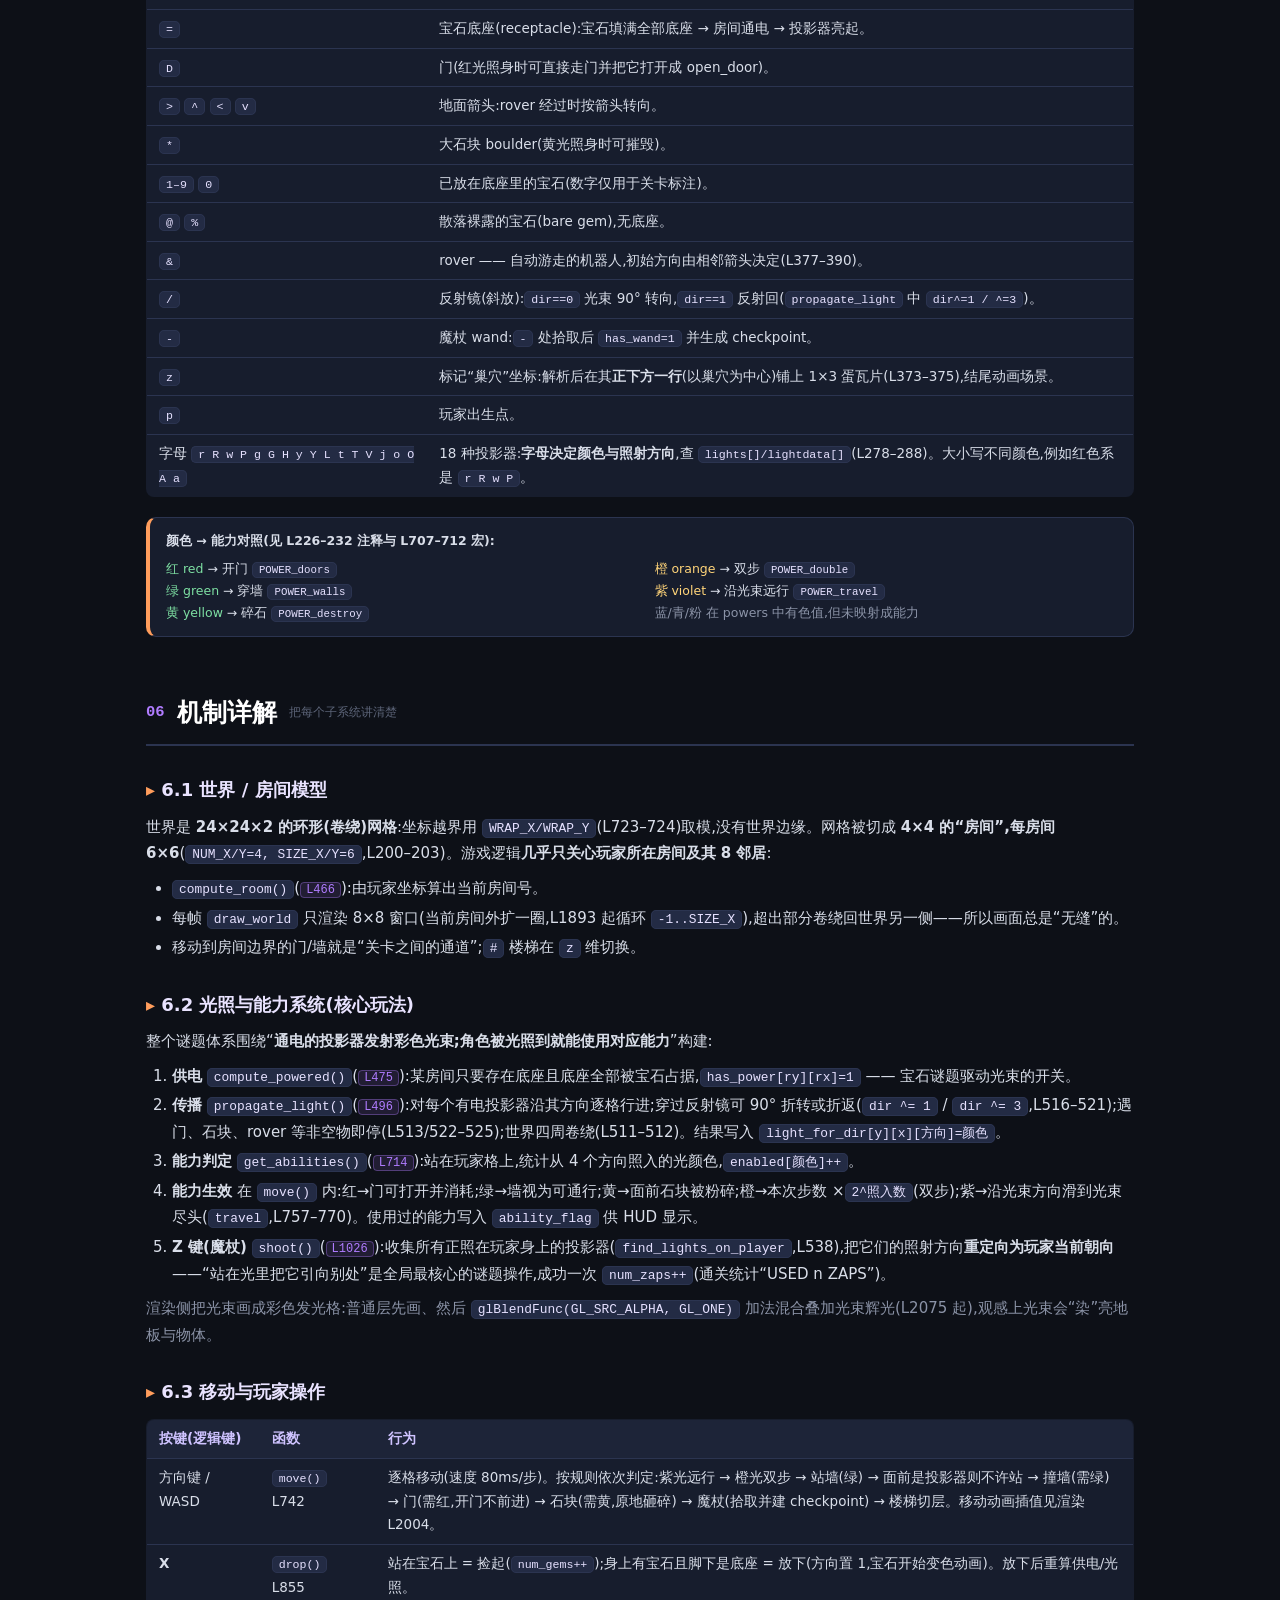
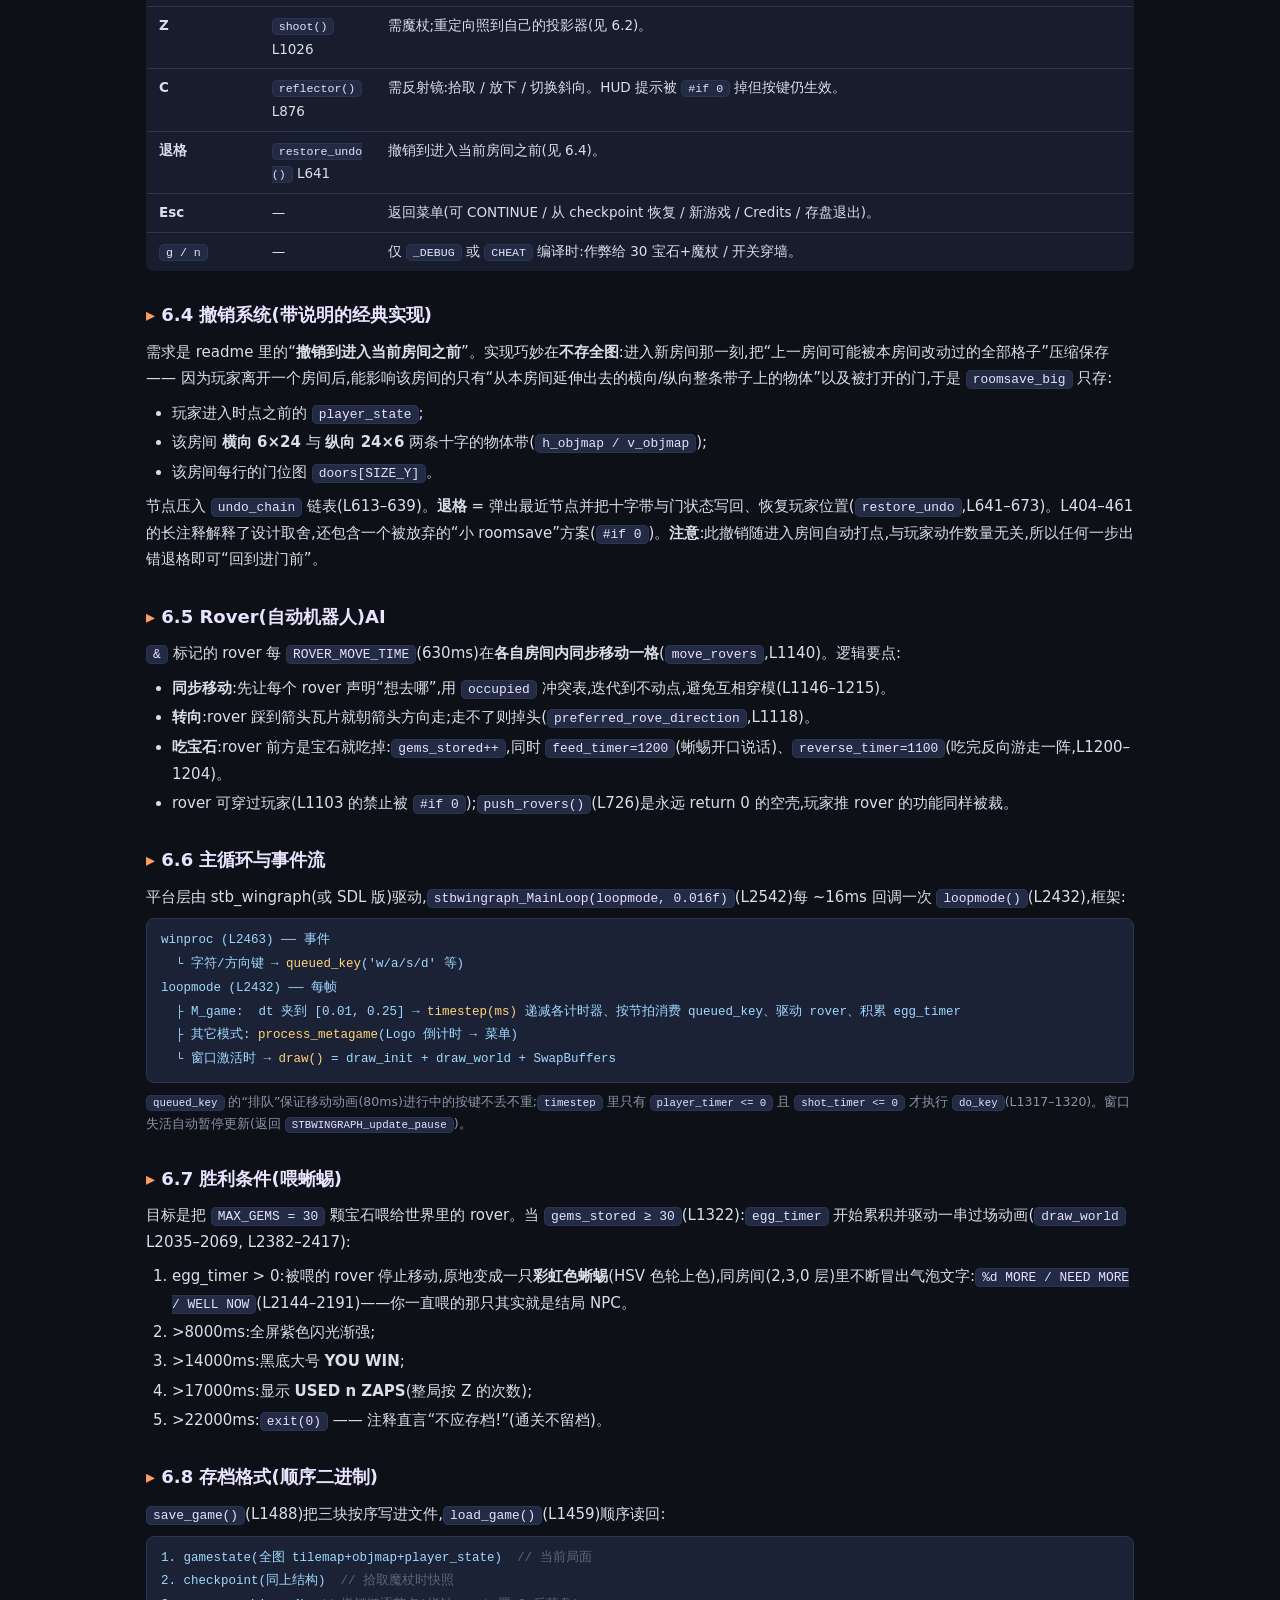
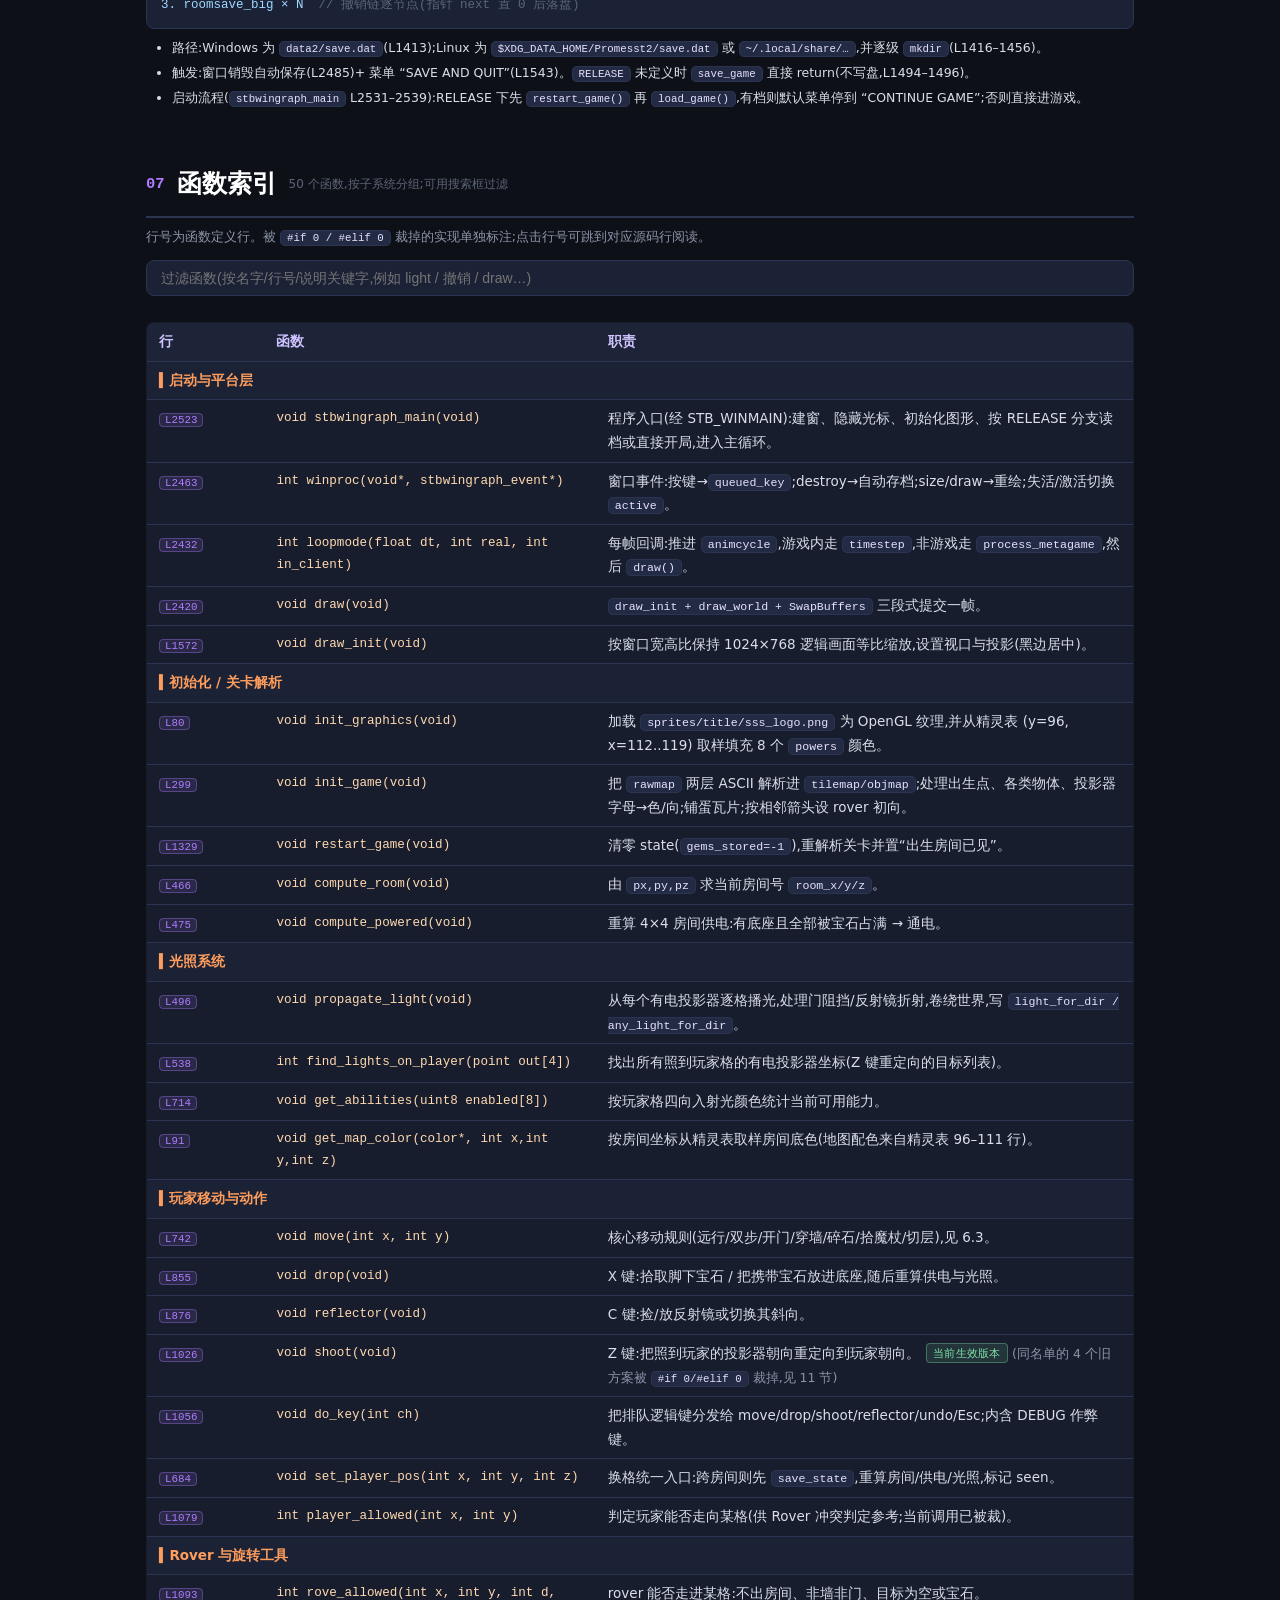
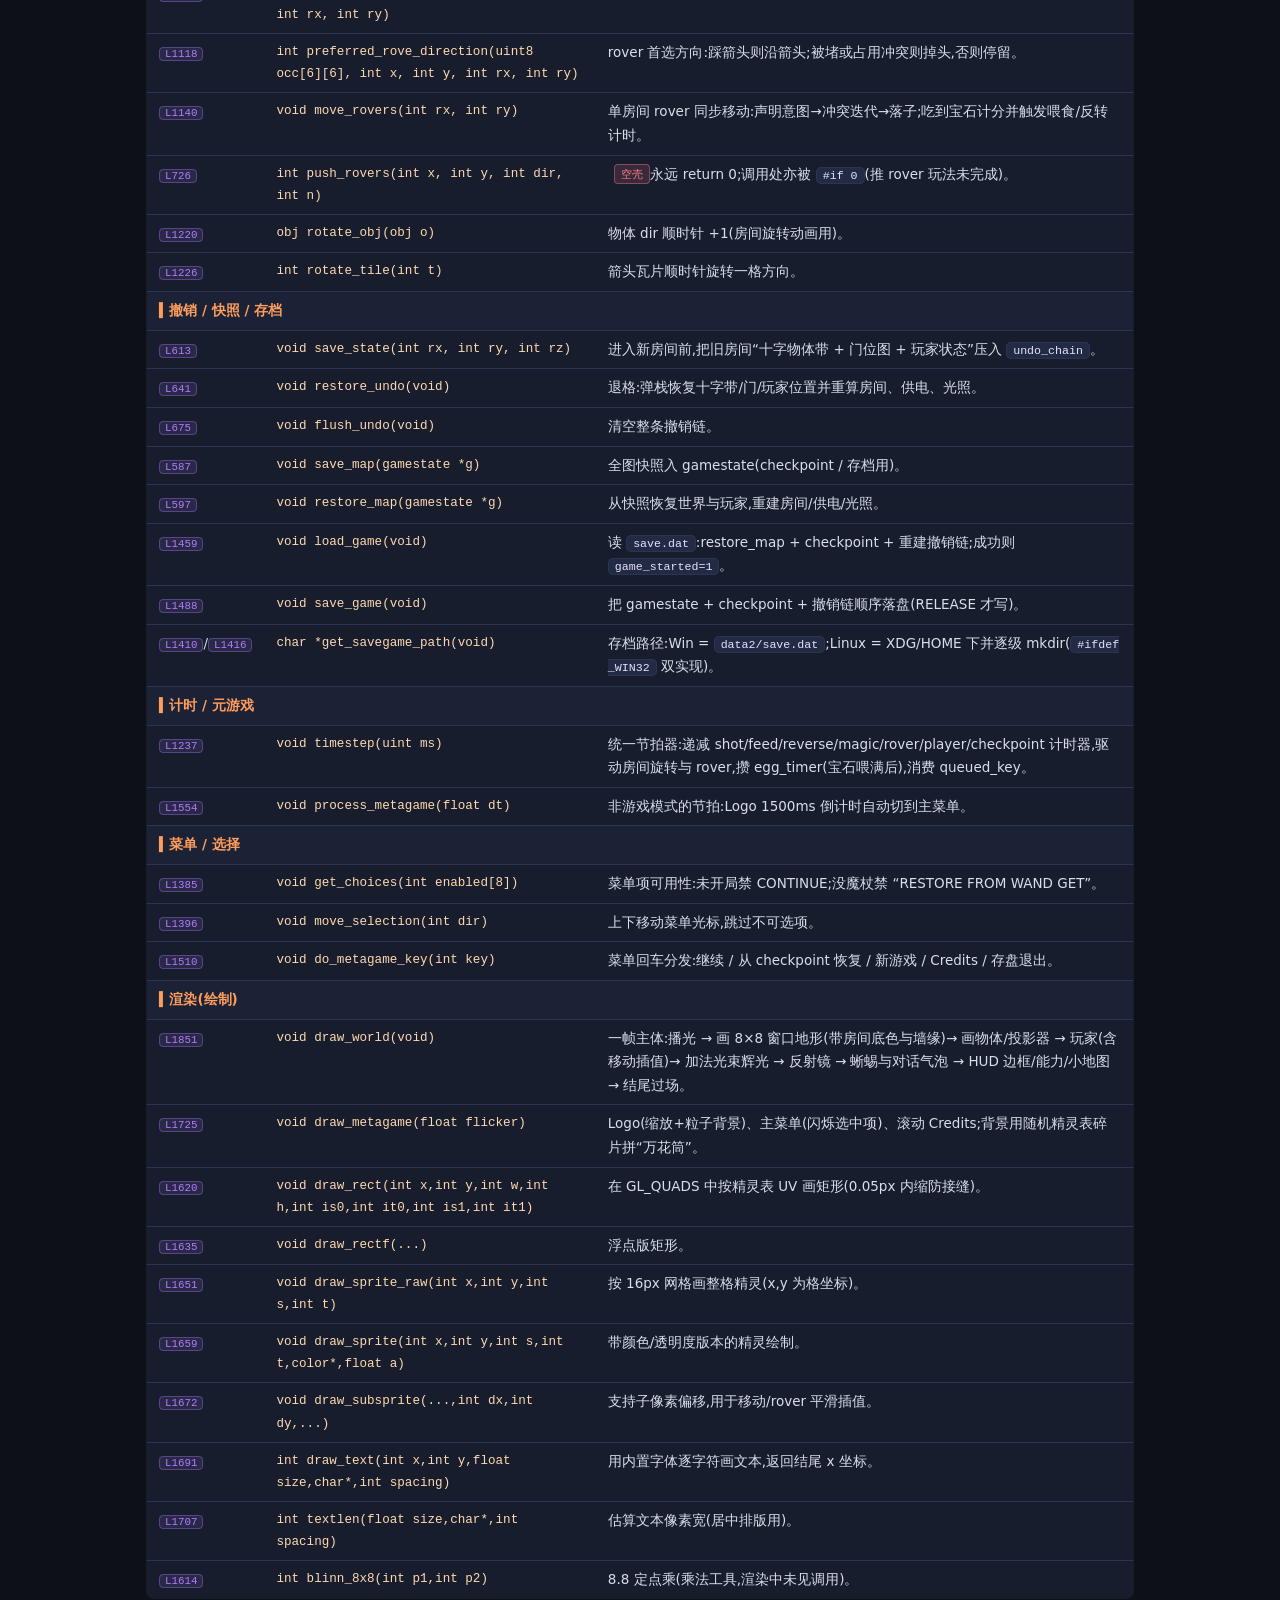
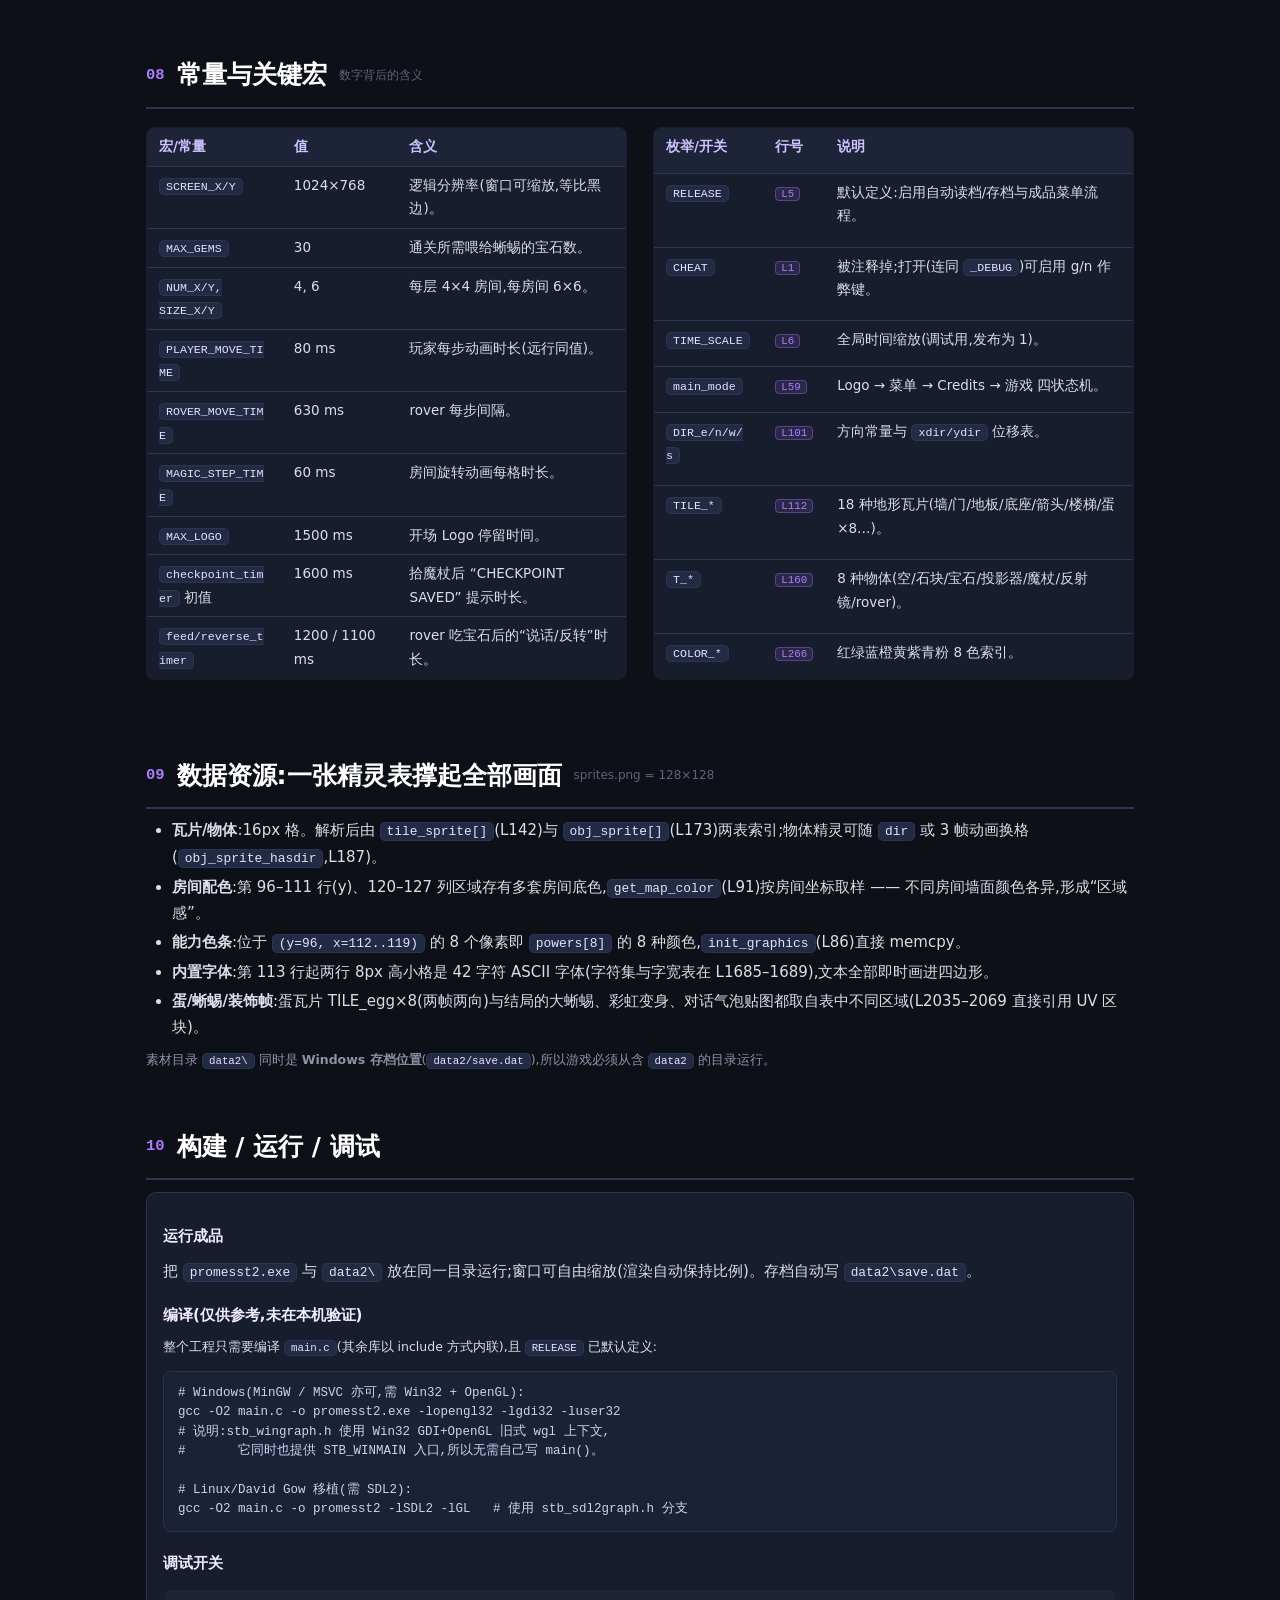
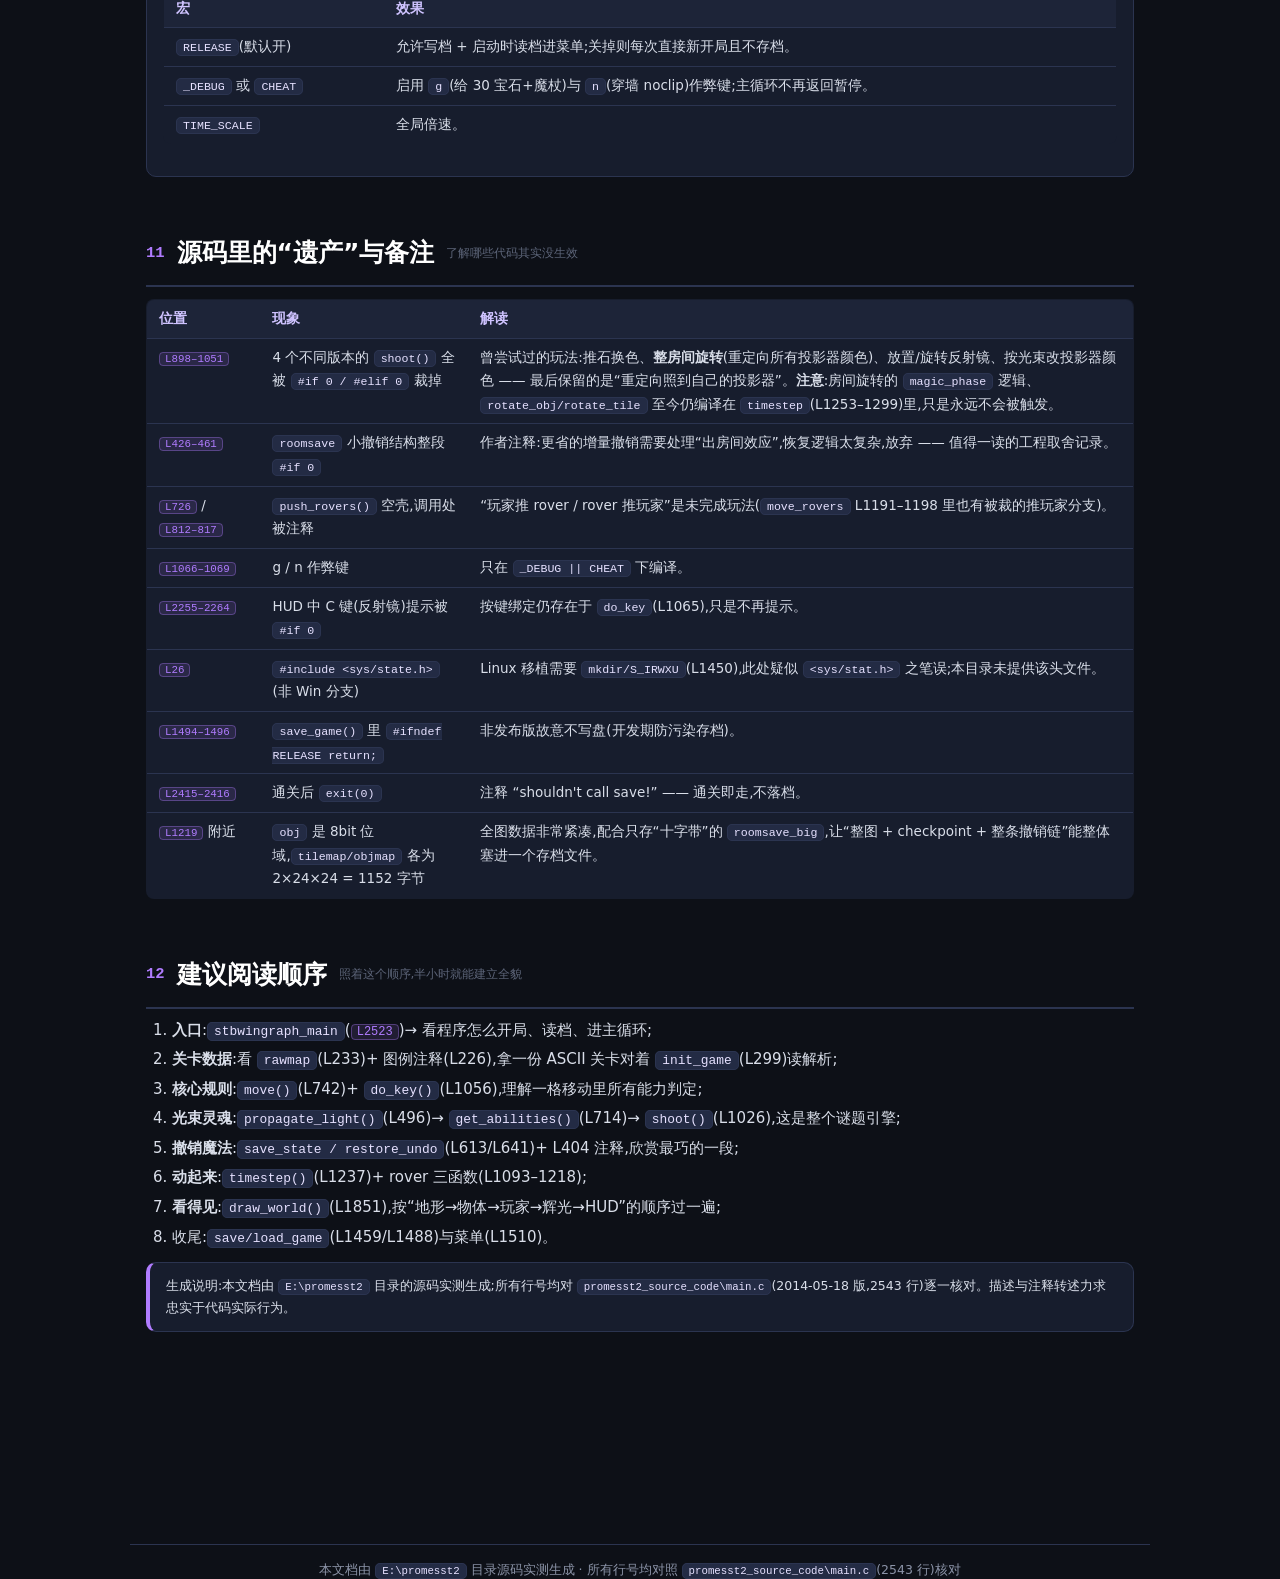
<file: .archive/PROMESST2-源码导读-v2.html>
<!DOCTYPE html>
<html lang="zh-CN">
<head>
<meta charset="UTF-8">
<meta name="viewport" content="width=device-width, initial-scale=1.0">
<title>PROMESST 2 — 源码导读(v2 单栏版)</title>
<style>
  *{box-sizing:border-box}
  html{scroll-behavior:smooth}
  body{margin:0; background:#0d1017; color:#d9dee9;
       font:15px/1.75 "Segoe UI","Microsoft YaHei","PingFang SC",system-ui,sans-serif}
  a{color:#b07cff; text-decoration:none}
  a:hover{text-decoration:underline}
  code{background:#232b44; border:1px solid #2b3450; border-radius:5px; padding:1px 6px;
       font-family:"Cascadia Code",Consolas,monospace; font-size:.86em; color:#e6e1ff}
  pre{background:#1b2236; border:1px solid #2b3450; border-radius:8px; padding:12px 14px;
      overflow-x:auto; font-size:12.5px; line-height:1.55; color:#c9d4f0; font-family:"Cascadia Code",Consolas,monospace}
  .loc{font-size:.8em; color:#b07cff; background:rgba(176,124,255,.12); border:1px solid rgba(176,124,255,.35);
       border-radius:4px; padding:0 5px; font-family:"Cascadia Code",Consolas,monospace; white-space:nowrap}
  /* ---- 顶部目录条 ---- */
  .topbar{position:sticky; top:0; z-index:50; background:#131827; border-bottom:1px solid #2b3450}
  .topbar-inner{max-width:1020px; margin:0 auto; padding:8px 16px; display:flex; align-items:center; gap:12px; flex-wrap:wrap}
  .topbar .brand{font-weight:700; color:#fff; letter-spacing:.3px}
  .topbar .brand .dot{display:inline-block; width:10px; height:10px; border-radius:50%; margin-right:8px;
       background:linear-gradient(135deg,#ffd479,#ff7c8c 45%,#b07cff)}
  .topbar .hint{color:#8b93a7; font-size:12px}
  #tocpanel{width:100%}
  #tocpanel summary{cursor:pointer; color:#ffd9b0; font-weight:600; padding:4px 2px; user-select:none}
  #tocpanel summary:hover{color:#fff}
  .tocbox{display:grid; grid-template-columns:repeat(auto-fill,minmax(300px,1fr)); gap:2px 26px;
          background:#171d2d; border:1px solid #2b3450; border-radius:10px; padding:10px 16px;
          max-height:min(62vh,560px); overflow:auto}
  .tocbox a{display:block; padding:3px 6px; border-radius:6px; color:#aeb6c8; font-size:13.5px}
  .tocbox a:hover{color:#fff; background:#1d2438; text-decoration:none}
  .tocbox a.active{color:#fff; background:#232c4a}
  .tocbox .lvl1{font-weight:600}
  .tocbox .sub{padding-left:22px; font-size:12.6px; color:#8b93a7}
  /* ---- hero ---- */
  header.hero{max-width:1020px; margin:26px auto 0; padding:34px 26px 26px; border:1px solid #2b3450;
    border-radius:14px; background:radial-gradient(600px 200px at 12% -30px, rgba(176,124,255,.22), transparent 60%),
               radial-gradient(500px 200px at 95% -40px, rgba(255,157,92,.12), transparent 60%), #141927}
  header.hero .kick{color:#8b93a7; letter-spacing:4px; font-size:12px; margin:0 0 8px}
  header.hero h1{font-size:40px; margin:0 0 10px; line-height:1.12; color:#fff;
     background:linear-gradient(90deg,#ffffff,#d9c2ff 45%, #ffd479 95%);
     -webkit-background-clip:text; background-clip:text; color:transparent}
  @supports not ((-webkit-background-clip:text) or (background-clip:text)){ header.hero h1{color:#ffffff; background:none} }
  header.hero p{color:#aeb6c8; margin:6px 0; max-width:880px}
  .chips{display:flex; flex-wrap:wrap; gap:8px; margin-top:16px}
  .chips span{background:rgba(255,255,255,.05); border:1px solid #2b3450; padding:4px 12px; border-radius:999px; font-size:12.5px; color:#8b93a7}
  .chips b{color:#e6e1ff; font-weight:600}
  /* ---- 正文单栏 ---- */
  main{max-width:1020px; margin:0 auto; padding:0 16px 140px}
  section{margin:54px 0 0; scroll-margin-top:96px}
  h3.sec{font-size:25px; margin:0 0 6px; padding-bottom:10px; border-bottom:2px solid #2b3450; color:#fff; display:flex; gap:12px; align-items:center}
  h3.sec .no{color:#b07cff; font-family:"Cascadia Code",Consolas,monospace; font-size:.62em}
  h3.sec small{color:#5c6478; font-size:12px; font-weight:400}
  h4{font-size:18px; margin:28px 0 8px; color:#e9e3ff}
  h4::before{content:"▸ "; color:#ff9d5c}
  h5{font-size:15px; margin:18px 0 6px; color:#f0ecff}
  p{margin:8px 0}
  ul,ol{margin:8px 0; padding-left:26px}
  li{margin:3px 0}
  .dim{color:#8b93a7} .faint{color:#5c6478} .small{font-size:12.5px}
  table{border-collapse:collapse; width:100%; margin:12px 0 20px; font-size:13.5px;
        background:#171d2d; border:1px solid #2b3450; border-radius:8px; overflow:hidden}
  th,td{border-bottom:1px solid #2b3450; padding:7px 12px; text-align:left; vertical-align:top}
  th{background:#1d2438; color:#cfc3ff; font-weight:600; white-space:nowrap}
  tr:last-child td{border-bottom:none}
  tr:hover td{background:rgba(176,124,255,.05)}
  td code{white-space:normal; overflow-wrap:anywhere}
  .grid2{display:grid; grid-template-columns:1fr 1fr; gap:0 26px}
  @media(max-width:900px){.grid2{grid-template-columns:1fr}}
  .card{background:#171d2d; border:1px solid #2b3450; border-radius:10px; padding:12px 16px; margin:12px 0}
  .card.b1{border-left:4px solid #b07cff}
  .card.b2{border-left:4px solid #ff9d5c}
  .card.b3{border-left:4px solid #7ee0a3}
  .ok{color:#7ee0a3} .warn{color:#ffd479} .bad{color:#ff7c8c}
  .kv{display:grid; grid-template-columns:130px 1fr; row-gap:4px; font-size:13.5px; margin:0}
  .kv dt{color:#b07cff}
  .flow{font-family:"Cascadia Code",Consolas,monospace; font-size:12.5px; background:#1b2236;
        border:1px solid #2b3450; border-radius:8px; padding:10px 14px; overflow-x:auto;
        color:#9fd8ff; line-height:1.9}
  .flow .hl{color:#ffd479} .flow .cm{color:#5c6478}
  #fn-filter{width:100%; background:#1b2236; border:1px solid #2b3450; color:#e6e1ff;
      border-radius:8px; padding:9px 14px; font-size:14px; margin:4px 0 14px}
  #fn-filter:focus{outline:none; border-color:#b07cff}
  tr.hidden{display:none}
  .fn-sig{font-family:"Cascadia Code",Consolas,monospace; font-size:12.6px; color:#ffd9b0}
  .tag{display:inline-block; font-size:10.5px; border-radius:4px; padding:0 6px; margin-left:6px; vertical-align:1px; letter-spacing:.3px}
  .tag.stub{background:rgba(255,124,140,.15); color:#ff7c8c; border:1px solid rgba(255,124,140,.4)}
  .tag.disabled{background:rgba(92,100,120,.2); color:#5c6478; border:1px solid #2b3450}
  .tag.core{background:rgba(126,224,163,.12); color:#7ee0a3; border:1px solid rgba(126,224,163,.35)}
  footer.note{max-width:1020px; margin:60px auto 0; padding:14px 18px; color:#8b93a7; font-size:12.5px;
              border-top:1px solid #2b3450; text-align:center}
  .totop{position:fixed; right:20px; bottom:20px; background:#1d2438; color:#b07cff;
         border:1px solid #2b3450; border-radius:999px; padding:8px 14px; font-size:13px; cursor:pointer;
         box-shadow:0 4px 16px rgba(0,0,0,.5); z-index:60}
  .totop:hover{color:#fff; border-color:#b07cff}
</style>
</head>
<body><header class="topbar">
  <div class="topbar-inner">
    <span class="brand"><span class="dot"></span>PROMESST 2 · 源码导读</span>
    <span class="hint">单栏版 v2 · 正文在下方依次排布</span>
  </div>
  <div class="topbar-inner">
    <details id="tocpanel" open>
      <summary>📖 文档目录(点击任意条目跳转)</summary>
      <div class="tocbox" id="toc">
        <a class="lvl1" href="#sec-overview">1&nbsp; 项目速览</a>
        <a class="lvl1" href="#sec-files">2&nbsp; 文件清单与角色</a>
        <a class="lvl1" href="#sec-map">3&nbsp; main.c 结构总览</a>
        <a class="lvl1" href="#sec-data">4&nbsp; 数据结构词典</a>
        <a class="lvl1" href="#sec-legend">5&nbsp; 关卡 ASCII 图例</a>
        <span class="lvl1" style="color:#aeb6c8">6&nbsp; 机制详解</span>
        <a class="sub" href="#how-world">6.1 世界 / 房间模型</a>
        <a class="sub" href="#how-light">6.2 光照与能力系统</a>
        <a class="sub" href="#how-move">6.3 移动与玩家操作</a>
        <a class="sub" href="#how-undo">6.4 撤销系统</a>
        <a class="sub" href="#how-rover">6.5 Rover 逻辑</a>
        <a class="sub" href="#how-flow">6.6 主循环与事件流</a>
        <a class="sub" href="#how-end">6.7 胜利条件</a>
        <a class="sub" href="#how-save">6.8 存档格式</a>
        <span class="lvl1" style="color:#aeb6c8">7&nbsp; 函数索引</span>
        <a class="sub" href="#fn-start">启动与平台层</a>
        <a class="sub" href="#fn-init">初始化 / 关卡解析</a>
        <a class="sub" href="#fn-light">光照系统</a>
        <a class="sub" href="#fn-player">玩家移动与动作</a>
        <a class="sub" href="#fn-rover">Rover 与旋转工具</a>
        <a class="sub" href="#fn-undo">撤销与存档</a>
        <a class="sub" href="#fn-time">计时与元游戏</a>
        <a class="sub" href="#fn-menu">菜单与选择</a>
        <a class="sub" href="#fn-draw">渲染(绘制)</a>
        <a class="lvl1" href="#sec-const">8&nbsp; 常量 / 颜色能力表</a>
        <a class="lvl1" href="#sec-res">9&nbsp; 数据资源(sprites.png)</a>
        <a class="lvl1" href="#sec-build">10&nbsp; 构建 / 运行 / 调试</a>
        <a class="lvl1" href="#sec-notes">11&nbsp; 源码里的“遗产”与备注</a>
        <a class="lvl1" href="#sec-reading">12&nbsp; 建议阅读顺序</a>
      </div>
    </details>
  </div>
</header>

<header class="hero">
  <p class="kick">SOURCE CODE GUIDE · 2014</p>
  <h1>PROMESST 2</h1>
  <p>Sean Barrett 用纯 C + 自家 stb 单文件库写的 2D 光照解谜游戏。<br>
     2543 行 <code>main.c</code> 已拆成带行号索引的逻辑章节:数据结构、关卡格式、函数速查一应俱全。<br>
     文中所有 <span class="loc">Lnnn</span> 均指向 <code>promesst2_source_code/main.c</code> 的实际行号。</p>
  <div class="chips">
    <span>作者 <b>Sean Barrett</b></span><span>年份 <b>2013–2014</b></span>
    <span>语言 <b>C(单文件)</b></span><span>main.c <b>2543 行 / 69 KB</b></span>
    <span>画面 <b>OpenGL 立即模式</b></span><span>成品 <b>promesst2.exe (143 KB)</b></span>
  </div>
</header>

<main><section id="sec-overview">
  <h3 class="sec"><span class="no">01</span> 项目速览 <small>这个目录里到底是什么</small></h3>
  <div class="card b1">
    <p><b>PROMESST 2</b> 是一款<b>俯视 2D 光束解谜游戏</b>:玩家控制角色走在一个环形卷绕的瓦片世界上,借助 <b>8 种颜色的光束(投影器)</b>、宝石、反射镜、魔杖与自动游走的机器人(<code>rover</code>)完成谜题。站在某种颜色的光束里,角色就能获得对应的“能力”,例如开门、穿墙、粉碎石块、二倍步进或沿光束远行。</p>
    <p class="dim">代码无任何外部库依赖:图像解码、OpenGL 封装、窗口创建全部通过随附的 <b>stb 单文件库</b>内联编译(<code>stb_image.c</code> 以 <code>#include</code> 方式嵌进 main.c)。这是典型的 stb 作者“自用即开源”风格作品:全手绘像素美术、ASCII 关卡、注释里保留了大量设计草稿。</p>
  </div>
  <div class="kv card">
    <dt>游戏类型</dt><dd>回合式移动 + 实时机器人的光照解谜(Chip's Challenge 风格)</dd>
    <dt>世界规模</dt><dd>上下两层(<code>z = 0/1</code>),每层 4×4 = 16 个 6×6 房间,共 32 个房间;世界环形卷绕,楼梯 <code>#</code> 切换层</dd>
    <dt>核心循环</dt><dd>移动 / 拾取宝石 / 开门穿墙 → 点亮房间(宝石填满底座给投影器供电)→ 产生光束能力 → 破解障碍 → 把 30 颗宝石喂给蜥蜴机器人通关</dd>
    <dt>操作</dt><dd>方向键 / WASD 移动,<b>Z</b> 发射(魔杖),<b>X</b> 拾取/放置宝石,<b>C</b> 反射镜(代码中仍绑定),<b>退格</b> 撤销到进入本房间之前,<b>Esc</b> 菜单</dd>
    <dt>开发特征</dt><dd>大量 <code>#if 0</code> 备选玩法、被禁用的功能、设计注释——源码即开发日记</dd>
  </div>
</section>

<!-- ================= 2 文件清单 ================= -->
<section id="sec-files">
  <h3 class="sec"><span class="no">02</span> 文件清单与角色 <small>每个文件在这个项目里的职责</small></h3>
  <table>
    <tr><th>文件</th><th>大小</th><th>角色</th></tr>
    <tr><td><code>promesst2.exe</code></td><td>143 KB</td><td>Windows 可执行成品(2014-05-17 编译,Release)。运行时需同目录 <code>data2\</code>。</td></tr>
    <tr><td><code>promesst2_source_code.zip</code></td><td>76 KB</td><td>源码目录的打包备份,内容与 <code>promesst2_source_code\</code> 一致。</td></tr>
    <tr><td><code>readme2.txt</code></td><td>235 B</td><td>运行说明:方向键移动;Z / X 为装备解锁的动作;退格键撤销;窗口可自由缩放。</td></tr>
    <tr><td><code>data2\sprites.png</code></td><td>16.6 KB</td><td><b>128×128 精灵表</b>:瓦片、物体、角色、地图配色、能力色条、内置字体全部来自这一张图。</td></tr>
    <tr><td><code>data2\title.png</code></td><td>16.4 KB</td><td><b>256×128</b> 标题画面。</td></tr>
    <tr><td><code>data2\sss_logo.png</code></td><td>424 B</td><td><b>128×64</b> 开场 Logo(启动时显示约 1.5 秒)。</td></tr>
    <tr><td><code>promesst2_source_code\main.c</code></td><td>69 KB / 2543 行</td><td><b>全部游戏代码</b>:关卡数据 + 逻辑 + 渲染 + 存档。本文档的主角。</td></tr>
    <tr><td><code>...\stb_image.c</code></td><td>148 KB</td><td>stb 单头文件图像解码库(PNG/JPEG 等),被 main.c 直接 <code>#include</code>。</td></tr>
    <tr><td><code>...\stb_gl.h</code></td><td>38 KB</td><td>stb OpenGL 助手:纹理上传(<code>stbgl_TexImage2D</code>/<code>stbgl_LoadTexture</code>)、窗口无关绘制封装。</td></tr>
    <tr><td><code>...\stb_wingraph.h</code></td><td>25 KB</td><td>stb Win32 窗口封装(<code>stbwingraph_*</code> 系列)。<code>_WIN32</code> 分支使用。</td></tr>
    <tr><td><code>...\stb_sdl2graph.h</code></td><td>19 KB</td><td>stb SDL2 窗口封装——David Gow 的 Linux 移植用(credit 中有署名)。</td></tr>
  </table>
  <div class="card b3">
    <h5>编译关系</h5>
    <p class="small">main.c 顶部把两个第三方库直接 <code>#include</code> 进来:<code>stb_image.c</code>(L38)与 <code>stb_gl.h</code>(L39);窗口层按 <code>_WIN32</code> 二选一(L22–32)。因此编译时<b>只需编译 main.c 一个文件</b>,其余代码全部内联。</p>
  </div>
</section>

<!-- ================= 3 结构总览 ================= -->
<section id="sec-map">
  <h3 class="sec"><span class="no">03</span> main.c 结构总览 <small>2543 行的逻辑分区</small></h3>
  <p class="dim">main.c 大体按“数据 → 逻辑 → 渲染 → 平台”的顺序书写,先声明全部全局量与静态表,再自底向上实现函数。下表给出建议按顺序阅读的分区(行号连续):</p>
  <table>
    <tr><th>行号</th><th>分区</th><th>内容</th></tr>
    <tr><td><span class="loc">L1–78</span></td><td>头部配置 / 全局</td><td>宏(<code>RELEASE</code>/<code>CHEAT</code>/<code>MAX_GEMS 30</code>/<code>SCREEN_X/Y 1024×768</code>)、头文件、<code>color</code> 结构、8 色 powers、模式枚举(<code>M_logo/M_menu/M_credits/M_game</code>)。</td></tr>
    <tr><td><span class="loc">L80–89</span></td><td>图形初始化</td><td><code>init_graphics()</code>:加载三张 PNG、从精灵表 (y=96, x=112..119) 取样 8 个能力色。</td></tr>
    <tr><td><span class="loc">L91–232</span></td><td>类型 / 静态数据</td><td>瓦片与物体枚举、精灵表索引表、<code>obj</code> 位域、<code>player_state</code>、关卡 ASCII 图例注释。</td></tr>
    <tr><td><span class="loc">L233–297</span></td><td>世界数据</td><td><code>rawmap[24][2]</code> 两层世界 ASCII 关卡、颜色枚举、<code>lightdata</code>(字母→色+方向)、全局玩家坐标。</td></tr>
    <tr><td><span class="loc">L299–391</span></td><td>关卡解析</td><td><code>init_game()</code>:把 ASCII 解析进 <code>tilemap/objmap</code>,放置蛋区、按相邻箭头初始化 rover 方向。</td></tr>
    <tr><td><span class="loc">L393–611</span></td><td>撤销 / 快照结构</td><td><code>roomsave_big</code>、<code>gamestate</code>、撤销设计注释、save/restore 一族、房间/供电/光照计算。</td></tr>
    <tr><td><span class="loc">L611–741</span></td><td>房间状态与能力</td><td>进入新房间存档、undo 恢复、能力表、<code>push_rovers</code>(空壳)。</td></tr>
    <tr><td><span class="loc">L742–1077</span></td><td>玩家动作</td><td><code>move / drop / reflector / shoot / do_key</code>:移动、开门穿墙、宝石拾取、光束操作、按键分发。</td></tr>
    <tr><td><span class="loc">L1079–1236</span></td><td>Rover AI / 旋转</td><td><code>rove_allowed / preferred_rove_direction / move_rovers</code> 与房间旋转小工具。</td></tr>
    <tr><td><span class="loc">L1237–1383</span></td><td>时间步进 / 菜单数据</td><td><code>timestep()</code> 事件节拍、<code>restart_game()</code>、菜单项与 credits 数据。</td></tr>
    <tr><td><span class="loc">L1385–1566</span></td><td>元游戏(菜单/存档)</td><td>选择逻辑、<code>get_savegame_path / load_game / save_game</code>、<code>do_metagame_key / process_metagame</code>。</td></tr>
    <tr><td><span class="loc">L1570–1721</span></td><td>绘制原语</td><td><code>draw_init / draw_rect / draw_sprite / draw_text</code> 等 + 内置 42 字符字体表。</td></tr>
    <tr><td><span class="loc">L1725–2418</span></td><td>场景渲染</td><td><code>draw_metagame</code>(Logo/菜单/Staff 滚动)与 <code>draw_world</code>(房间+光束+玩家+HUD+结尾动画)。</td></tr>
    <tr><td><span class="loc">L2420–2543</span></td><td>主循环与平台</td><td><code>draw / loopmode / winproc / stbwingraph_main</code>:事件→排队按键→逻辑→渲染的节拍器。</td></tr>
  </table>
</section>

<!-- ================= 4 数据结构词典 ================= -->
<section id="sec-data">
  <h3 class="sec"><span class="no">04</span> 数据结构词典 <small>类型、结构、全局状态一次看全</small></h3>

  <h4>基础类型与位域</h4>
  <div class="grid2">
  <table>
    <tr><th>结构</th><th>行号</th><th>字段与含义</th></tr>
    <tr><td><code>color</code></td><td><span class="loc">L70</span></td><td><code>uint8 r,g,b,a</code> —— 通用 RGBA。</td></tr>
    <tr><td><code>point</code></td><td><span class="loc">L533</span></td><td><code>int x,y</code> —— 投影器坐标。</td></tr>
    <tr><td><code>sprite_id</code></td><td><span class="loc">L137</span></td><td><code>int s,t</code> —— 精灵表中 (列,行) 的 16px 格索引。</td></tr>
    <tr><td><code>obj</code></td><td><span class="loc">L193</span></td><td><b>位域 8bit</b>:<code>type:3, dir:2, color:3</code>。一个 <code>uint8</code> 描述物体,压缩进 <code>objmap</code>。</td></tr>
  </table>
  <table>
    <tr><th>大结构</th><th>行号</th><th>说明</th></tr>
    <tr><td><code>player_state</code></td><td><span class="loc">L209</span></td><td>玩家状态:坐标、朝向、携带宝石数 <code>num_gems</code>、<code>has_wand</code>、能力占用标志、反射镜数、<code>num_zaps</code>(用 Z 次数,结尾统计)、<code>gems_stored</code>(喂给蜥蜴的宝石)、<code>seen[2]</code>(每层已探索房间位图)。</td></tr>
    <tr><td><code>roomsave_big</code></td><td><span class="loc">L393</span></td><td>撤销单元:进入某房间前的玩家状态 + 该房间“横/竖两条十字”物体带 + 门位图;用链表串成 <code>undo_chain</code>。</td></tr>
    <tr><td><code>gamestate</code></td><td><span class="loc">L579</span></td><td>整幅世界快照:tilemap + objmap + player_state,用于 checkpoint 与存档。</td></tr>
    <tr><td><code>roomsave</code></td><td><span class="loc">L430</span></td><td><b>仅存于 <code>#if 0</code></b>:更省的“小撤销”设想,作者注释说恢复逻辑太复杂所以放弃了。</td></tr>
  </table>
  </div>

  <h4>全局状态与静态表</h4>
  <table>
    <tr><th>符号</th><th>行号</th><th>含义</th></tr>
    <tr><td><code>tilemap[2][24][24]</code></td><td><span class="loc">L205</span></td><td>两层 24×24 的<b>地形</b>(墙/门/地板/楼梯/箭头/底座…),第一维是层 <code>z</code>。</td></tr>
    <tr><td><code>objmap[2][24][24]</code></td><td><span class="loc">L206</span></td><td>同尺寸的<b>物体</b>网格,元素为 8bit <code>obj</code>(石块/宝石/投影器/魔杖/反射镜/rover)。</td></tr>
    <tr><td><code>edge[2][24][24]</code></td><td><span class="loc">L207</span></td><td>每格 8bit 数组;声明后全代码未见读写(L2532 的注释提到“restore 前需 populate edge table”),疑似遗留字段。</td></tr>
    <tr><td><code>rawmap[24][2]</code></td><td><span class="loc">L233</span></td><td>两层世界的 ASCII 关卡源码(24 行×每层 24 字符,6 字符房间之间用空格分隔)。</td></tr>
    <tr><td><code>tile_sprite[]</code></td><td><span class="loc">L142</span></td><td>瓦片枚举 → 精灵表坐标(注释直接标出 wall/door/open door/floor…)。</td></tr>
    <tr><td><code>obj_sprite[]</code> / <code>obj_sprite_hasdir[]</code></td><td><span class="loc">L173</span> / <span class="loc">L187</span></td><td>物体 → 精灵坐标;以及该物体精灵是否随 <code>dir</code>(1)/动画(2)换帧。</td></tr>
    <tr><td><code>powers[8]</code></td><td><span class="loc">L75</span></td><td>8 种颜色实色,<code>init_graphics</code> 从精灵表 (y=112, x=112…) 取样填充。</td></tr>
    <tr><td><code>lights[] / lightdata[]</code></td><td><span class="loc">L278</span> / <span class="loc">L281</span></td><td>18 个 ASCII 字母 ↔ (颜色, 照射方向) 的对照表(解析关卡投影器用)。</td></tr>
    <tr><td><code>has_power[4][4]</code></td><td><span class="loc">L473</span></td><td>每房间是否“通电”:有底座 且 底座全被宝石占满。</td></tr>
    <tr><td><code>light_for_dir[24][24][4]</code> / <code>any_light_for_dir</code></td><td><span class="loc">L493</span></td><td>光照缓存:某格从哪个方向(0–3)照进什么颜色的光;后者只是“有光”布尔。</td></tr>
    <tr><td><code>state / px,py,pz,pdir</code></td><td><span class="loc">L293</span></td><td>玩家状态结构体 + 解耦的实时坐标/朝向。</td></tr>
    <tr><td><code>room_x,room_y,room_z</code></td><td><span class="loc">L464</span></td><td>玩家当前所在 6×6 房间(渲染与逻辑都只关心本房间附近)。</td></tr>
    <tr><td><code>undo_chain</code></td><td><span class="loc">L611</span></td><td><code>roomsave_big</code> 撤销栈(链表,可随存档落盘)。</td></tr>
    <tr><td><code>checkpoint</code> / <code>checkpoint_timer</code></td><td><span class="loc">L739</span></td><td>拾到魔杖那一刻的全图快照(“RESTORE FROM WAND GET”菜单项的数据源)。</td></tr>
    <tr><td><code>queued_key</code></td><td><span class="loc">L1054</span></td><td>事件层把按键翻译成 'w/a/s/d/x/z/c' 塞进队列,逻辑节拍里消费——实现“移动动画期间不吞键”。</td></tr>
    <tr><td><code>player_timer / rover_timer / shot_timer / feed_timer / reverse_timer / magic_phase / checkpoint_timer</code></td><td><span class="loc">L733</span> 起</td><td>各子系统倒计时(ms),由 <code>timestep()</code> 统一递减。</td></tr>
    <tr><td><code>choices[] / credits[]</code></td><td><span class="loc">L1340</span> / <span class="loc">L1354</span></td><td>菜单项文案;滚动 Staff 表(含贡献者名单)。</td></tr>
    <tr><td><code>loaded_game</code></td><td><span class="loc">L1407</span></td><td>存档读入/写出的 <code>gamestate</code> 缓冲。</td></tr>
    <tr><td><code>font[] / fsize[]</code></td><td><span class="loc">L1685</span></td><td>内置字体字符表(42 字符)与各字宽 —— 文本渲染不依赖外部字体。</td></tr>
  </table>
</section>

<!-- ================= 5 图例 ================= -->
<section id="sec-legend">
  <h3 class="sec"><span class="no">05</span> 关卡 ASCII 图例 <small>看懂 rawmap 才能读懂关卡</small></h3>
  <p>每行 24 字符代表一层世界一行;6 个字符一个小房间,房间之间有一个空格(<code>init_game</code> 用 <code>data[x + x/SIZE_X]</code> 跳空格,L308)。原注释图例位于 <span class="loc">L226–232</span>:</p>
  <table>
    <tr><th>字符</th><th>含义</th></tr>
    <tr><td><code>|</code> <code>.</code> <code>#</code></td><td>墙 <code>|</code>;地板 <code>.</code>;<code>#</code> = 下楼梯(走到上面会 <code>(pz+1)%2</code> 切层,L843)。</td></tr>
    <tr><td><code>=</code></td><td>宝石底座(receptacle):宝石填满全部底座 → 房间通电 → 投影器亮起。</td></tr>
    <tr><td><code>D</code></td><td>门(红光照身时可直接走门并把它打开成 open_door)。</td></tr>
    <tr><td><code>&gt;</code> <code>^</code> <code>&lt;</code> <code>v</code></td><td>地面箭头:rover 经过时按箭头转向。</td></tr>
    <tr><td><code>*</code></td><td>大石块 boulder(黄光照身时可摧毁)。</td></tr>
    <tr><td><code>1–9</code> <code>0</code></td><td>已放在底座里的宝石(数字仅用于关卡标注)。</td></tr>
    <tr><td><code>@</code> <code>%</code></td><td>散落裸露的宝石(bare gem),无底座。</td></tr>
    <tr><td><code>&amp;</code></td><td>rover —— 自动游走的机器人,初始方向由相邻箭头决定(L377–390)。</td></tr>
    <tr><td><code>/</code></td><td>反射镜(斜放):<code>dir==0</code> 光束 90° 转向,<code>dir==1</code> 反射回(<code>propagate_light</code> 中 <code>dir^=1 / ^=3</code>)。</td></tr>
    <tr><td><code>-</code></td><td>魔杖 wand:<code>-</code> 处拾取后 <code>has_wand=1</code> 并生成 checkpoint。</td></tr>
    <tr><td><code>z</code></td><td>标记“巢穴”坐标:解析后在其<b>正下方一行</b>(以巢穴为中心)铺上 1×3 蛋瓦片(L373–375),结尾动画场景。</td></tr>
    <tr><td><code>p</code></td><td>玩家出生点。</td></tr>
    <tr><td>字母 <code>r R w P g G H y Y L t T V j o O A a</code></td><td>18 种投影器:<b>字母决定颜色与照射方向</b>,查 <code>lights[]/lightdata[]</code>(L278–288)。大小写不同颜色,例如红色系是 <code>r R w P</code>。</td></tr>
  </table>
  <div class="card b2 small">
    <b>颜色 → 能力对照(见 L226–232 注释与 L707–712 宏):</b>
    <div class="grid2" style="margin-top:6px">
      <div><span class="ok">红 red</span> → 开门 <code>POWER_doors</code><br><span class="ok">绿 green</span> → 穿墙 <code>POWER_walls</code><br><span class="ok">黄 yellow</span> → 碎石 <code>POWER_destroy</code></div>
      <div><span class="warn">橙 orange</span> → 双步 <code>POWER_double</code><br><span class="warn">紫 violet</span> → 沿光束远行 <code>POWER_travel</code><br><span class="dim">蓝/青/粉 在 powers 中有色值,但未映射成能力</span></div>
    </div>
  </div>
</section>

<!-- ================= 6 机制详解 ================= -->
<section id="sec-how">
  <h3 class="sec"><span class="no">06</span> 机制详解 <small>把每个子系统讲清楚</small></h3>

  <h4 id="how-world">6.1 世界 / 房间模型</h4>
  <p>世界是 <b>24×24×2 的环形(卷绕)网格</b>:坐标越界用 <code>WRAP_X/WRAP_Y</code>(L723–724)取模,没有世界边缘。网格被切成 <b>4×4 的“房间”,每房间 6×6</b>(<code>NUM_X/Y=4, SIZE_X/Y=6</code>,L200–203)。游戏逻辑<b>几乎只关心玩家所在房间及其 8 邻居</b>:</p>
  <ul>
    <li><code>compute_room()</code>(<span class="loc">L466</span>):由玩家坐标算出当前房间号。</li>
    <li>每帧 <code>draw_world</code> 只渲染 8×8 窗口(当前房间外扩一圈,L1893 起循环 <code>-1..SIZE_X</code>),超出部分卷绕回世界另一侧——所以画面总是“无缝”的。</li>
    <li>移动到房间边界的门/墙就是“关卡之间的通道”;<code>#</code> 楼梯在 <code>z</code> 维切换。</li>
  </ul>

  <h4 id="how-light">6.2 光照与能力系统(核心玩法)</h4>
  <p>整个谜题体系围绕“<b>通电的投影器发射彩色光束;角色被光照到就能使用对应能力</b>”构建:</p>
  <ol>
    <li><b>供电</b> <code>compute_powered()</code>(<span class="loc">L475</span>):某房间只要存在底座且底座全部被宝石占据,<code>has_power[ry][rx]=1</code> —— 宝石谜题驱动光束的开关。</li>
    <li><b>传播</b> <code>propagate_light()</code>(<span class="loc">L496</span>):对每个有电投影器沿其方向逐格行进;穿过反射镜可 90° 折转或折返(<code>dir ^= 1</code> / <code>dir ^= 3</code>,L516–521);遇门、石块、rover 等非空物即停(L513/522–525);世界四周卷绕(L511–512)。结果写入 <code>light_for_dir[y][x][方向]=颜色</code>。</li>
    <li><b>能力判定</b> <code>get_abilities()</code>(<span class="loc">L714</span>):站在玩家格上,统计从 4 个方向照入的光颜色,<code>enabled[颜色]++</code>。</li>
    <li><b>能力生效</b> 在 <code>move()</code> 内:红→门可打开并消耗;绿→墙视为可通行;黄→面前石块被粉碎;橙→本次步数 ×<code>2^照入数</code>(双步);紫→沿光束方向滑到光束尽头(<code>travel</code>,L757–770)。使用过的能力写入 <code>ability_flag</code> 供 HUD 显示。</li>
    <li><b>Z 键(魔杖)</b> <code>shoot()</code>(<span class="loc">L1026</span>):收集所有正照在玩家身上的投影器(<code>find_lights_on_player</code>,L538),把它们的照射方向<b>重定向为玩家当前朝向</b>——“站在光里把它引向别处”是全局最核心的谜题操作,成功一次 <code>num_zaps++</code>(通关统计“USED n ZAPS”)。</li>
  </ol>
  <p class="dim">渲染侧把光束画成彩色发光格:普通层先画、然后 <code>glBlendFunc(GL_SRC_ALPHA, GL_ONE)</code> 加法混合叠加光束辉光(L2075 起),观感上光束会“染”亮地板与物体。</p>

  <h4 id="how-move">6.3 移动与玩家操作</h4>
  <table>
    <tr><th>按键(逻辑键)</th><th>函数</th><th>行为</th></tr>
    <tr><td>方向键 / WASD</td><td><code>move()</code> L742</td><td>逐格移动(速度 80ms/步)。按规则依次判定:紫光远行 → 橙光双步 → 站墙(绿) → 面前是投影器则不许站 → 撞墙(需绿) → 门(需红,开门不前进) → 石块(需黄,原地砸碎) → 魔杖(拾取并建 checkpoint) → 楼梯切层。移动动画插值见渲染 L2004。</td></tr>
    <tr><td><b>X</b></td><td><code>drop()</code> L855</td><td>站在宝石上 = 捡起(<code>num_gems++</code>);身上有宝石且脚下是底座 = 放下(方向置 1,宝石开始变色动画)。放下后重算供电/光照。</td></tr>
    <tr><td><b>Z</b></td><td><code>shoot()</code> L1026</td><td>需魔杖;重定向照到自己的投影器(见 6.2)。</td></tr>
    <tr><td><b>C</b></td><td><code>reflector()</code> L876</td><td>需反射镜:拾取 / 放下 / 切换斜向。HUD 提示被 <code>#if 0</code> 掉但按键仍生效。</td></tr>
    <tr><td><b>退格</b></td><td><code>restore_undo()</code> L641</td><td>撤销到进入当前房间之前(见 6.4)。</td></tr>
    <tr><td><b>Esc</b></td><td>—</td><td>返回菜单(可 CONTINUE / 从 checkpoint 恢复 / 新游戏 / Credits / 存盘退出)。</td></tr>
    <tr><td><code>g / n</code></td><td>—</td><td>仅 <code>_DEBUG</code> 或 <code>CHEAT</code> 编译时:作弊给 30 宝石+魔杖 / 开关穿墙。</td></tr>
  </table>

  <h4 id="how-undo">6.4 撤销系统(带说明的经典实现)</h4>
  <p>需求是 readme 里的“<b>撤销到进入当前房间之前</b>”。实现巧妙在<b>不存全图</b>:进入新房间那一刻,把“上一房间可能被本房间改动过的全部格子”压缩保存 —— 因为玩家离开一个房间后,能影响该房间的只有“从本房间延伸出去的横向/纵向整条带子上的物体”以及被打开的门,于是 <code>roomsave_big</code> 只存:</p>
  <ul>
    <li>玩家进入时点之前的 <code>player_state</code>;</li>
    <li>该房间 <b>横向 6×24</b> 与 <b>纵向 24×6</b> 两条十字的物体带(<code>h_objmap / v_objmap</code>);</li>
    <li>该房间每行的门位图 <code>doors[SIZE_Y]</code>。</li>
  </ul>
  <p>节点压入 <code>undo_chain</code> 链表(L613–639)。<b>退格</b> = 弹出最近节点并把十字带与门状态写回、恢复玩家位置(<code>restore_undo</code>,L641–673)。L404–461 的长注释解释了设计取舍,还包含一个被放弃的“小 roomsave”方案(<code>#if 0</code>)。<b>注意</b>:此撤销随进入房间自动打点,与玩家动作数量无关,所以任何一步出错退格即可“回到进门前”。</p>

  <h4 id="how-rover">6.5 Rover(自动机器人)AI</h4>
  <p><code>&amp;</code> 标记的 rover 每 <code>ROVER_MOVE_TIME</code>(630ms)在<b>各自房间内同步移动一格</b>(<code>move_rovers</code>,L1140)。逻辑要点:</p>
  <ul>
    <li><b>同步移动</b>:先让每个 rover 声明“想去哪”,用 <code>occupied</code> 冲突表,迭代到不动点,避免互相穿模(L1146–1215)。</li>
    <li><b>转向</b>:rover 踩到箭头瓦片就朝箭头方向走;走不了则掉头(<code>preferred_rove_direction</code>,L1118)。</li>
    <li><b>吃宝石</b>:rover 前方是宝石就吃掉:<code>gems_stored++</code>,同时 <code>feed_timer=1200</code>(蜥蜴开口说话)、<code>reverse_timer=1100</code>(吃完反向游走一阵,L1200–1204)。</li>
    <li>rover 可穿过玩家(L1103 的禁止被 <code>#if 0</code>);<code>push_rovers()</code>(L726)是永远 return 0 的空壳,玩家推 rover 的功能同样被裁。</li>
  </ul>

  <h4 id="how-flow">6.6 主循环与事件流</h4>
  <p>平台层由 stb_wingraph(或 SDL 版)驱动,<code>stbwingraph_MainLoop(loopmode, 0.016f)</code>(L2542)每 ~16ms 回调一次 <code>loopmode()</code>(L2432),框架:</p>
  <div class="flow">winproc (L2463) ── 事件<br>
  &nbsp;&nbsp;└ 字符/方向键 → <span class="hl">queued_key</span>('w/a/s/d' 等)<br>
  loopmode (L2432) ── 每帧<br>
  &nbsp;&nbsp;├ M_game:&nbsp;&nbsp;dt 夹到 [0.01, 0.25] → <span class="hl">timestep(ms)</span> 递减各计时器、按节拍消费 queued_key、驱动 rover、积累 egg_timer<br>
  &nbsp;&nbsp;├ 其它模式:&nbsp;<span class="hl">process_metagame</span>(Logo 倒计时 → 菜单)<br>
  &nbsp;&nbsp;└ 窗口激活时 → <span class="hl">draw()</span> = draw_init + draw_world + SwapBuffers</div>
  <p class="small dim"><code>queued_key</code> 的“排队”保证移动动画(80ms)进行中的按键不丢不重;<code>timestep</code> 里只有 <code>player_timer &lt;= 0</code> 且 <code>shot_timer &lt;= 0</code> 才执行 <code>do_key</code>(L1317–1320)。窗口失活自动暂停更新(返回 <code>STBWINGRAPH_update_pause</code>)。</p>

  <h4 id="how-end">6.7 胜利条件(喂蜥蜴)</h4>
  <p>目标是把 <code>MAX_GEMS = 30</code> 颗宝石喂给世界里的 rover。当 <code>gems_stored ≥ 30</code>(L1322):<code>egg_timer</code> 开始累积并驱动一串过场动画(<code>draw_world</code> L2035–2069, L2382–2417):</p>
  <ol>
    <li>egg_timer &gt; 0:被喂的 rover 停止移动,原地变成一只<b>彩虹色蜥蜴</b>(HSV 色轮上色),同房间(2,3,0 层)里不断冒出气泡文字:<code>%d MORE / NEED MORE / WELL NOW</code>(L2144–2191)——你一直喂的那只其实就是结局 NPC。</li>
    <li>&gt;8000ms:全屏紫色闪光渐强;</li>
    <li>&gt;14000ms:黑底大号 <b>YOU WIN</b>;</li>
    <li>&gt;17000ms:显示 <b>USED n ZAPS</b>(整局按 Z 的次数);</li>
    <li>&gt;22000ms:<code>exit(0)</code> —— 注释直言“不应存档!”(通关不留档)。</li>
  </ol>

  <h4 id="how-save">6.8 存档格式(顺序二进制)</h4>
  <p><code>save_game()</code>(L1488)把三块按序写进文件,<code>load_game()</code>(L1459)顺序读回:</p>
  <div class="flow">1. gamestate(全图 tilemap+objmap+player_state)&nbsp;&nbsp;<span class="cm">// 当前局面</span><br>
  2. checkpoint(同上结构)&nbsp;&nbsp;<span class="cm">// 拾取魔杖时快照</span><br>
  3. roomsave_big × N&nbsp;&nbsp;<span class="cm">// 撤销链逐节点(指针 next 置 0 后落盘)</span></div>
  <ul class="small">
    <li>路径:Windows 为 <code>data2/save.dat</code>(L1413);Linux 为 <code>$XDG_DATA_HOME/Promesst2/save.dat</code> 或 <code>~/.local/share/…</code>,并逐级 <code>mkdir</code>(L1416–1456)。</li>
    <li>触发:窗口销毁自动保存(L2485)+ 菜单 “SAVE AND QUIT”(L1543)。<code>RELEASE</code> 未定义时 <code>save_game</code> 直接 return(不写盘,L1494–1496)。</li>
    <li>启动流程(<code>stbwingraph_main</code> L2531–2539):RELEASE 下先 <code>restart_game()</code> 再 <code>load_game()</code>,有档则默认菜单停到 “CONTINUE GAME”;否则直接进游戏。</li>
  </ul>
</section>

<!-- ================= 7 函数索引 ================= -->
<section id="sec-fn">
  <h3 class="sec"><span class="no">07</span> 函数索引 <small>50 个函数,按子系统分组;可用搜索框过滤</small></h3>
  <p class="small dim">行号为函数定义行。被 <code>#if 0 / #elif 0</code> 裁掉的实现单独标注;点击行号可跳到对应源码行阅读。</p>
  <input id="fn-filter" type="search" placeholder="过滤函数(按名字/行号/说明关键字,例如 light / 撤销 / draw…)">
  <table id="fn-table">
    <thead><tr><th>行</th><th>函数</th><th>职责</th></tr></thead>
    <tbody>

    <tr class="group"><td colspan="3" style="background:#1b2236; color:#ff9d5c; font-weight:700" id="fn-start">▍启动与平台层</td></tr>
    <tr><td><span class="loc">L2523</span></td><td class="fn-sig">void stbwingraph_main(void)</td><td>程序入口(经 STB_WINMAIN):建窗、隐藏光标、初始化图形、按 RELEASE 分支读档或直接开局,进入主循环。</td></tr>
    <tr><td><span class="loc">L2463</span></td><td class="fn-sig">int winproc(void*, stbwingraph_event*)</td><td>窗口事件:按键→<code>queued_key</code>;destroy→自动存档;size/draw→重绘;失活/激活切换 <code>active</code>。</td></tr>
    <tr><td><span class="loc">L2432</span></td><td class="fn-sig">int loopmode(float dt, int real, int in_client)</td><td>每帧回调:推进 <code>animcycle</code>,游戏内走 <code>timestep</code>,非游戏走 <code>process_metagame</code>,然后 <code>draw()</code>。</td></tr>
    <tr><td><span class="loc">L2420</span></td><td class="fn-sig">void draw(void)</td><td><code>draw_init + draw_world + SwapBuffers</code> 三段式提交一帧。</td></tr>
    <tr><td><span class="loc">L1572</span></td><td class="fn-sig">void draw_init(void)</td><td>按窗口宽高比保持 1024×768 逻辑画面等比缩放,设置视口与投影(黑边居中)。</td></tr>

    <tr class="group"><td colspan="3" style="background:#1b2236; color:#ff9d5c; font-weight:700" id="fn-init">▍初始化 / 关卡解析</td></tr>
    <tr><td><span class="loc">L80</span></td><td class="fn-sig">void init_graphics(void)</td><td>加载 <code>sprites/title/sss_logo.png</code> 为 OpenGL 纹理,并从精灵表 (y=96, x=112..119) 取样填充 8 个 <code>powers</code> 颜色。</td></tr>
    <tr><td><span class="loc">L299</span></td><td class="fn-sig">void init_game(void)</td><td>把 <code>rawmap</code> 两层 ASCII 解析进 <code>tilemap/objmap</code>;处理出生点、各类物体、投影器字母→色/向;铺蛋瓦片;按相邻箭头设 rover 初向。</td></tr>
    <tr><td><span class="loc">L1329</span></td><td class="fn-sig">void restart_game(void)</td><td>清零 state(<code>gems_stored=-1</code>),重解析关卡并置“出生房间已见”。</td></tr>
    <tr><td><span class="loc">L466</span></td><td class="fn-sig">void compute_room(void)</td><td>由 <code>px,py,pz</code> 求当前房间号 <code>room_x/y/z</code>。</td></tr>
    <tr><td><span class="loc">L475</span></td><td class="fn-sig">void compute_powered(void)</td><td>重算 4×4 房间供电:有底座且全部被宝石占满 → 通电。</td></tr>

    <tr class="group"><td colspan="3" style="background:#1b2236; color:#ff9d5c; font-weight:700" id="fn-light">▍光照系统</td></tr>
    <tr><td><span class="loc">L496</span></td><td class="fn-sig">void propagate_light(void)</td><td>从每个有电投影器逐格播光,处理门阻挡/反射镜折射,卷绕世界,写 <code>light_for_dir / any_light_for_dir</code>。</td></tr>
    <tr><td><span class="loc">L538</span></td><td class="fn-sig">int find_lights_on_player(point out[4])</td><td>找出所有照到玩家格的有电投影器坐标(Z 键重定向的目标列表)。</td></tr>
    <tr><td><span class="loc">L714</span></td><td class="fn-sig">void get_abilities(uint8 enabled[8])</td><td>按玩家格四向入射光颜色统计当前可用能力。</td></tr>
    <tr><td><span class="loc">L91</span></td><td class="fn-sig">void get_map_color(color*, int x,int y,int z)</td><td>按房间坐标从精灵表取样房间底色(地图配色来自精灵表 96–111 行)。</td></tr>

    <tr class="group"><td colspan="3" style="background:#1b2236; color:#ff9d5c; font-weight:700" id="fn-player">▍玩家移动与动作</td></tr>
    <tr><td><span class="loc">L742</span></td><td class="fn-sig">void move(int x, int y)</td><td>核心移动规则(远行/双步/开门/穿墙/碎石/拾魔杖/切层),见 6.3。</td></tr>
    <tr><td><span class="loc">L855</span></td><td class="fn-sig">void drop(void)</td><td>X 键:拾取脚下宝石 / 把携带宝石放进底座,随后重算供电与光照。</td></tr>
    <tr><td><span class="loc">L876</span></td><td class="fn-sig">void reflector(void)</td><td>C 键:捡/放反射镜或切换其斜向。</td></tr>
    <tr><td><span class="loc">L1026</span></td><td class="fn-sig">void shoot(void)</td><td>Z 键:把照到玩家的投影器朝向重定向到玩家朝向。<span class="tag core">当前生效版本</span> <span class="small dim">(同名单的 4 个旧方案被 <code>#if 0/#elif 0</code> 裁掉,见 11 节)</span></td></tr>
    <tr><td><span class="loc">L1056</span></td><td class="fn-sig">void do_key(int ch)</td><td>把排队逻辑键分发给 move/drop/shoot/reflector/undo/Esc;内含 DEBUG 作弊键。</td></tr>
    <tr><td><span class="loc">L684</span></td><td class="fn-sig">void set_player_pos(int x, int y, int z)</td><td>换格统一入口:跨房间则先 <code>save_state</code>,重算房间/供电/光照,标记 seen。</td></tr>
    <tr><td><span class="loc">L1079</span></td><td class="fn-sig">int player_allowed(int x, int y)</td><td>判定玩家能否走向某格(供 Rover 冲突判定参考;当前调用已被裁)。</td></tr>

    <tr class="group"><td colspan="3" style="background:#1b2236; color:#ff9d5c; font-weight:700" id="fn-rover">▍Rover 与旋转工具</td></tr>
    <tr><td><span class="loc">L1093</span></td><td class="fn-sig">int rove_allowed(int x, int y, int d, int rx, int ry)</td><td>rover 能否走进某格:不出房间、非墙非门、目标为空或宝石。</td></tr>
    <tr><td><span class="loc">L1118</span></td><td class="fn-sig">int preferred_rove_direction(uint8 occ[6][6], int x, int y, int rx, int ry)</td><td>rover 首选方向:踩箭头则沿箭头;被堵或占用冲突则掉头,否则停留。</td></tr>
    <tr><td><span class="loc">L1140</span></td><td class="fn-sig">void move_rovers(int rx, int ry)</td><td>单房间 rover 同步移动:声明意图→冲突迭代→落子;吃到宝石计分并触发喂食/反转计时。</td></tr>
    <tr><td><span class="loc">L726</span></td><td class="fn-sig">int push_rovers(int x, int y, int dir, int n)</td><td><span class="tag stub">空壳</span>永远 return 0;调用处亦被 <code>#if 0</code>(推 rover 玩法未完成)。</td></tr>
    <tr><td><span class="loc">L1220</span></td><td class="fn-sig">obj rotate_obj(obj o)</td><td>物体 dir 顺时针 +1(房间旋转动画用)。</td></tr>
    <tr><td><span class="loc">L1226</span></td><td class="fn-sig">int rotate_tile(int t)</td><td>箭头瓦片顺时针旋转一格方向。</td></tr>

    <tr class="group"><td colspan="3" style="background:#1b2236; color:#ff9d5c; font-weight:700" id="fn-undo">▍撤销 / 快照 / 存档</td></tr>
    <tr><td><span class="loc">L613</span></td><td class="fn-sig">void save_state(int rx, int ry, int rz)</td><td>进入新房间前,把旧房间“十字物体带 + 门位图 + 玩家状态”压入 <code>undo_chain</code>。</td></tr>
    <tr><td><span class="loc">L641</span></td><td class="fn-sig">void restore_undo(void)</td><td>退格:弹栈恢复十字带/门/玩家位置并重算房间、供电、光照。</td></tr>
    <tr><td><span class="loc">L675</span></td><td class="fn-sig">void flush_undo(void)</td><td>清空整条撤销链。</td></tr>
    <tr><td><span class="loc">L587</span></td><td class="fn-sig">void save_map(gamestate *g)</td><td>全图快照入 gamestate(checkpoint / 存档用)。</td></tr>
    <tr><td><span class="loc">L597</span></td><td class="fn-sig">void restore_map(gamestate *g)</td><td>从快照恢复世界与玩家,重建房间/供电/光照。</td></tr>
    <tr><td><span class="loc">L1459</span></td><td class="fn-sig">void load_game(void)</td><td>读 <code>save.dat</code>:restore_map + checkpoint + 重建撤销链;成功则 <code>game_started=1</code>。</td></tr>
    <tr><td><span class="loc">L1488</span></td><td class="fn-sig">void save_game(void)</td><td>把 gamestate + checkpoint + 撤销链顺序落盘(RELEASE 才写)。</td></tr>
    <tr><td><span class="loc">L1410</span>/<span class="loc">L1416</span></td><td class="fn-sig">char *get_savegame_path(void)</td><td>存档路径:Win = <code>data2/save.dat</code>;Linux = XDG/HOME 下并逐级 mkdir(<code>#ifdef _WIN32</code> 双实现)。</td></tr>

    <tr class="group"><td colspan="3" style="background:#1b2236; color:#ff9d5c; font-weight:700" id="fn-time">▍计时 / 元游戏</td></tr>
    <tr><td><span class="loc">L1237</span></td><td class="fn-sig">void timestep(uint ms)</td><td>统一节拍器:递减 shot/feed/reverse/magic/rover/player/checkpoint 计时器,驱动房间旋转与 rover,攒 egg_timer(宝石喂满后),消费 queued_key。</td></tr>
    <tr><td><span class="loc">L1554</span></td><td class="fn-sig">void process_metagame(float dt)</td><td>非游戏模式的节拍:Logo 1500ms 倒计时自动切到主菜单。</td></tr>

    <tr class="group"><td colspan="3" style="background:#1b2236; color:#ff9d5c; font-weight:700" id="fn-menu">▍菜单 / 选择</td></tr>
    <tr><td><span class="loc">L1385</span></td><td class="fn-sig">void get_choices(int enabled[8])</td><td>菜单项可用性:未开局禁 CONTINUE;没魔杖禁 “RESTORE FROM WAND GET”。</td></tr>
    <tr><td><span class="loc">L1396</span></td><td class="fn-sig">void move_selection(int dir)</td><td>上下移动菜单光标,跳过不可选项。</td></tr>
    <tr><td><span class="loc">L1510</span></td><td class="fn-sig">void do_metagame_key(int key)</td><td>菜单回车分发:继续 / 从 checkpoint 恢复 / 新游戏 / Credits / 存盘退出。</td></tr>

    <tr class="group"><td colspan="3" style="background:#1b2236; color:#ff9d5c; font-weight:700" id="fn-draw">▍渲染(绘制)</td></tr>
    <tr><td><span class="loc">L1851</span></td><td class="fn-sig">void draw_world(void)</td><td>一帧主体:播光 → 画 8×8 窗口地形(带房间底色与墙缘)→ 画物体/投影器 → 玩家(含移动插值)→ 加法光束辉光 → 反射镜 → 蜥蜴与对话气泡 → HUD 边框/能力/小地图 → 结尾过场。</td></tr>
    <tr><td><span class="loc">L1725</span></td><td class="fn-sig">void draw_metagame(float flicker)</td><td>Logo(缩放+粒子背景)、主菜单(闪烁选中项)、滚动 Credits;背景用随机精灵表碎片拼“万花筒”。</td></tr>
    <tr><td><span class="loc">L1620</span></td><td class="fn-sig">void draw_rect(int x,int y,int w,int h,int is0,int it0,int is1,int it1)</td><td>在 GL_QUADS 中按精灵表 UV 画矩形(0.05px 内缩防接缝)。</td></tr>
    <tr><td><span class="loc">L1635</span></td><td class="fn-sig">void draw_rectf(...)</td><td>浮点版矩形。</td></tr>
    <tr><td><span class="loc">L1651</span></td><td class="fn-sig">void draw_sprite_raw(int x,int y,int s,int t)</td><td>按 16px 网格画整格精灵(x,y 为格坐标)。</td></tr>
    <tr><td><span class="loc">L1659</span></td><td class="fn-sig">void draw_sprite(int x,int y,int s,int t,color*,float a)</td><td>带颜色/透明度版本的精灵绘制。</td></tr>
    <tr><td><span class="loc">L1672</span></td><td class="fn-sig">void draw_subsprite(...,int dx,int dy,...)</td><td>支持子像素偏移,用于移动/rover 平滑插值。</td></tr>
    <tr><td><span class="loc">L1691</span></td><td class="fn-sig">int draw_text(int x,int y,float size,char*,int spacing)</td><td>用内置字体逐字符画文本,返回结尾 x 坐标。</td></tr>
    <tr><td><span class="loc">L1707</span></td><td class="fn-sig">int textlen(float size,char*,int spacing)</td><td>估算文本像素宽(居中排版用)。</td></tr>
    <tr><td><span class="loc">L1614</span></td><td class="fn-sig">int blinn_8x8(int p1,int p2)</td><td>8.8 定点乘(乘法工具,渲染中未见调用)。</td></tr>
    </tbody>
  </table>
</section>

<!-- ================= 8 常量 ================= -->
<section id="sec-const">
  <h3 class="sec"><span class="no">08</span> 常量与关键宏 <small>数字背后的含义</small></h3>
  <div class="grid2">
  <table>
    <tr><th>宏/常量</th><th>值</th><th>含义</th></tr>
    <tr><td><code>SCREEN_X/Y</code></td><td>1024×768</td><td>逻辑分辨率(窗口可缩放,等比黑边)。</td></tr>
    <tr><td><code>MAX_GEMS</code></td><td>30</td><td>通关所需喂给蜥蜴的宝石数。</td></tr>
    <tr><td><code>NUM_X/Y, SIZE_X/Y</code></td><td>4, 6</td><td>每层 4×4 房间,每房间 6×6。</td></tr>
    <tr><td><code>PLAYER_MOVE_TIME</code></td><td>80 ms</td><td>玩家每步动画时长(远行同值)。</td></tr>
    <tr><td><code>ROVER_MOVE_TIME</code></td><td>630 ms</td><td>rover 每步间隔。</td></tr>
    <tr><td><code>MAGIC_STEP_TIME</code></td><td>60 ms</td><td>房间旋转动画每格时长。</td></tr>
    <tr><td><code>MAX_LOGO</code></td><td>1500 ms</td><td>开场 Logo 停留时间。</td></tr>
    <tr><td><code>checkpoint_timer</code> 初值</td><td>1600 ms</td><td>拾魔杖后 “CHECKPOINT SAVED” 提示时长。</td></tr>
    <tr><td><code>feed/reverse_timer</code></td><td>1200 / 1100 ms</td><td>rover 吃宝石后的“说话/反转”时长。</td></tr>
  </table>
  <table>
    <tr><th>枚举/开关</th><th>行号</th><th>说明</th></tr>
    <tr><td><code>RELEASE</code></td><td><span class="loc">L5</span></td><td>默认定义:启用自动读档/存档与成品菜单流程。</td></tr>
    <tr><td><code>CHEAT</code></td><td><span class="loc">L1</span></td><td>被注释掉;打开(连同 <code>_DEBUG</code>)可启用 g/n 作弊键。</td></tr>
    <tr><td><code>TIME_SCALE</code></td><td><span class="loc">L6</span></td><td>全局时间缩放(调试用,发布为 1)。</td></tr>
    <tr><td><code>main_mode</code></td><td><span class="loc">L59</span></td><td>Logo → 菜单 → Credits → 游戏 四状态机。</td></tr>
    <tr><td><code>DIR_e/n/w/s</code></td><td><span class="loc">L101</span></td><td>方向常量与 <code>xdir/ydir</code> 位移表。</td></tr>
    <tr><td><code>TILE_*</code></td><td><span class="loc">L112</span></td><td>18 种地形瓦片(墙/门/地板/底座/箭头/楼梯/蛋×8…)。</td></tr>
    <tr><td><code>T_*</code></td><td><span class="loc">L160</span></td><td>8 种物体(空/石块/宝石/投影器/魔杖/反射镜/rover)。</td></tr>
    <tr><td><code>COLOR_*</code></td><td><span class="loc">L266</span></td><td>红绿蓝橙黄紫青粉 8 色索引。</td></tr>
  </table>
  </div>
</section>

<!-- ================= 9 资源 ================= -->
<section id="sec-res">
  <h3 class="sec"><span class="no">09</span> 数据资源:一张精灵表撑起全部画面 <small>sprites.png = 128×128</small></h3>
  <ul>
    <li><b>瓦片/物体</b>:16px 格。解析后由 <code>tile_sprite[]</code>(L142)与 <code>obj_sprite[]</code>(L173)两表索引;物体精灵可随 <code>dir</code> 或 3 帧动画换格(<code>obj_sprite_hasdir</code>,L187)。</li>
    <li><b>房间配色</b>:第 96–111 行(y)、120–127 列区域存有多套房间底色,<code>get_map_color</code>(L91)按房间坐标取样 —— 不同房间墙面颜色各异,形成“区域感”。</li>
    <li><b>能力色条</b>:位于 <code>(y=96, x=112..119)</code> 的 8 个像素即 <code>powers[8]</code> 的 8 种颜色,<code>init_graphics</code>(L86)直接 memcpy。</li>
    <li><b>内置字体</b>:第 113 行起两行 8px 高小格是 42 字符 ASCII 字体(字符集与字宽表在 L1685–1689),文本全部即时画进四边形。</li>
    <li><b>蛋/蜥蜴/装饰帧</b>:蛋瓦片 TILE_egg×8(两帧两向)与结局的大蜥蜴、彩虹变身、对话气泡贴图都取自表中不同区域(L2035–2069 直接引用 UV 区块)。</li>
  </ul>
  <p class="small dim">素材目录 <code>data2\</code> 同时是 <b>Windows 存档位置</b>(<code>data2/save.dat</code>),所以游戏必须从含 <code>data2</code> 的目录运行。</p>
</section>

<!-- ================= 10 构建 ================= -->
<section id="sec-build">
  <h3 class="sec"><span class="no">10</span> 构建 / 运行 / 调试</h3>
  <div class="card">
    <h5>运行成品</h5>
    <p>把 <code>promesst2.exe</code> 与 <code>data2\</code> 放在同一目录运行;窗口可自由缩放(渲染自动保持比例)。存档自动写 <code>data2\save.dat</code>。</p>
    <h5>编译(仅供参考,未在本机验证)</h5>
    <p class="small">整个工程只需要编译 <code>main.c</code>(其余库以 include 方式内联),且 <code>RELEASE</code> 已默认定义:</p>
<pre># Windows(MinGW / MSVC 亦可,需 Win32 + OpenGL):
gcc -O2 main.c -o promesst2.exe -lopengl32 -lgdi32 -luser32
# 说明:stb_wingraph.h 使用 Win32 GDI+OpenGL 旧式 wgl 上下文,
#       它同时也提供 STB_WINMAIN 入口,所以无需自己写 main()。

# Linux/David Gow 移植(需 SDL2):
gcc -O2 main.c -o promesst2 -lSDL2 -lGL   # 使用 stb_sdl2graph.h 分支</pre>
    <h5>调试开关</h5>
    <table>
      <tr><th>宏</th><th>效果</th></tr>
      <tr><td><code>RELEASE</code>(默认开)</td><td>允许写档 + 启动时读档进菜单;关掉则每次直接新开局且不存档。</td></tr>
      <tr><td><code>_DEBUG</code> 或 <code>CHEAT</code></td><td>启用 <code>g</code>(给 30 宝石+魔杖)与 <code>n</code>(穿墙 noclip)作弊键;主循环不再返回暂停。</td></tr>
      <tr><td><code>TIME_SCALE</code></td><td>全局倍速。</td></tr>
    </table>
  </div>
</section>

<!-- ================= 11 备注 ================= -->
<section id="sec-notes">
  <h3 class="sec"><span class="no">11</span> 源码里的“遗产”与备注 <small>了解哪些代码其实没生效</small></h3>
  <table>
    <tr><th>位置</th><th>现象</th><th>解读</th></tr>
    <tr><td><span class="loc">L898–1051</span></td><td>4 个不同版本的 <code>shoot()</code> 全被 <code>#if 0 / #elif 0</code> 裁掉</td><td>曾尝试过的玩法:推石换色、<b>整房间旋转</b>(重定向所有投影器颜色)、放置/旋转反射镜、按光束改投影器颜色 —— 最后保留的是“重定向照到自己的投影器”。<b>注意</b>:房间旋转的 <code>magic_phase</code> 逻辑、<code>rotate_obj/rotate_tile</code> 至今仍编译在 <code>timestep</code>(L1253–1299)里,只是永远不会被触发。</td></tr>
    <tr><td><span class="loc">L426–461</span></td><td><code>roomsave</code> 小撤销结构整段 <code>#if 0</code></td><td>作者注释:更省的增量撤销需要处理“出房间效应”,恢复逻辑太复杂,放弃 —— 值得一读的工程取舍记录。</td></tr>
    <tr><td><span class="loc">L726</span> / <span class="loc">L812–817</span></td><td><code>push_rovers()</code> 空壳,调用处被注释</td><td>“玩家推 rover / rover 推玩家”是未完成玩法(<code>move_rovers</code> L1191–1198 里也有被裁的推玩家分支)。</td></tr>
    <tr><td><span class="loc">L1066–1069</span></td><td>g / n 作弊键</td><td>只在 <code>_DEBUG || CHEAT</code> 下编译。</td></tr>
    <tr><td><span class="loc">L2255–2264</span></td><td>HUD 中 C 键(反射镜)提示被 <code>#if 0</code></td><td>按键绑定仍存在于 <code>do_key</code>(L1065),只是不再提示。</td></tr>
    <tr><td><span class="loc">L26</span></td><td><code>#include &lt;sys/state.h&gt;</code>(非 Win 分支)</td><td>Linux 移植需要 <code>mkdir/S_IRWXU</code>(L1450),此处疑似 <code>&lt;sys/stat.h&gt;</code> 之笔误;本目录未提供该头文件。</td></tr>
    <tr><td><span class="loc">L1494–1496</span></td><td><code>save_game()</code> 里 <code>#ifndef RELEASE return;</code></td><td>非发布版故意不写盘(开发期防污染存档)。</td></tr>
    <tr><td><span class="loc">L2415–2416</span></td><td>通关后 <code>exit(0)</code></td><td>注释 “shouldn't call save!” —— 通关即走,不落档。</td></tr>
    <tr><td><span class="loc">L1219</span> 附近</td><td><code>obj</code> 是 8bit 位域,<code>tilemap/objmap</code> 各为 2×24×24 = 1152 字节</td><td>全图数据非常紧凑,配合只存“十字带”的 <code>roomsave_big</code>,让“整图 + checkpoint + 整条撤销链”能整体塞进一个存档文件。</td></tr>
  </table>
</section>

<!-- ================= 12 阅读顺序 ================= -->
<section id="sec-reading">
  <h3 class="sec"><span class="no">12</span> 建议阅读顺序 <small>照着这个顺序,半小时就能建立全貌</small></h3>
  <ol>
    <li><b>入口</b>:<code>stbwingraph_main</code>(<span class="loc">L2523</span>)→ 看程序怎么开局、读档、进主循环;</li>
    <li><b>关卡数据</b>:看 <code>rawmap</code>(L233)+ 图例注释(L226),拿一份 ASCII 关卡对着 <code>init_game</code>(L299)读解析;</li>
    <li><b>核心规则</b>:<code>move()</code>(L742)+ <code>do_key()</code>(L1056),理解一格移动里所有能力判定;</li>
    <li><b>光束灵魂</b>:<code>propagate_light()</code>(L496)→ <code>get_abilities()</code>(L714)→ <code>shoot()</code>(L1026),这是整个谜题引擎;</li>
    <li><b>撤销魔法</b>:<code>save_state / restore_undo</code>(L613/L641)+ L404 注释,欣赏最巧的一段;</li>
    <li><b>动起来</b>:<code>timestep()</code>(L1237)+ rover 三函数(L1093–1218);</li>
    <li><b>看得见</b>:<code>draw_world()</code>(L1851),按“地形→物体→玩家→辉光→HUD”的顺序过一遍;</li>
    <li>收尾:<code>save/load_game</code>(L1459/L1488)与菜单(L1510)。</li>
  </ol>
  <div class="card b1 small">
    生成说明:本文档由 <code>E:\promesst2</code> 目录的源码实测生成;所有行号均对 <code>promesst2_source_code\main.c</code>(2014-05-18 版,2543 行)逐一核对。描述与注释转述力求忠实于代码实际行为。
  </div>
</section>


</main>

<footer class="note">
  本文档由 <code>E:\promesst2</code> 目录源码实测生成 · 所有行号均对照 <code>promesst2_source_code\main.c</code>(2543 行)核对
</footer>

<button class="totop" id="totop" title="回到顶部">↑ 顶部</button>

<script>
(function(){
  // 目录当前项高亮(滚动监听)
  var links = Array.prototype.slice.call(document.querySelectorAll('#toc a[href^="#"]'));
  var map = {};
  links.forEach(function(a){ var el = document.querySelector(a.getAttribute('href')); if (el) map[a.getAttribute('href').slice(1)] = {a:a, el:el}; });
  var ticking = false;
  function onScroll(){
    if (ticking) return; ticking = true;
    requestAnimationFrame(function(){
      var pos = window.scrollY + 140, cur = null;
      Object.keys(map).forEach(function(id){
        var r = map[id].el.getBoundingClientRect();
        if (window.scrollY + r.top <= pos) cur = map[id].a;
      });
      links.forEach(function(a){ a.classList.remove('active'); });
      if (cur) cur.classList.add('active');
      ticking = false;
    });
  }
  window.addEventListener('scroll', onScroll, {passive:true}); onScroll();

  // 回到顶部
  document.getElementById('totop').addEventListener('click', function(){ window.scrollTo({top:0, behavior:'smooth'}); });

  // 函数表过滤(增强功能,不影响布局)
  var input = document.getElementById('fn-filter');
  if (input){
    var rows = Array.prototype.slice.call(document.querySelectorAll('#fn-table tbody tr'));
    input.addEventListener('input', function(){
      var q = input.value.trim().toLowerCase();
      rows.forEach(function(tr){
        if (tr.classList.contains('group')) { tr.classList.toggle('hidden', q !== ''); return; }
        tr.classList.toggle('hidden', q !== '' && tr.textContent.toLowerCase().indexOf(q) === -1);
      });
    });
  }
})();
</script>
</body>
</html>
</file>
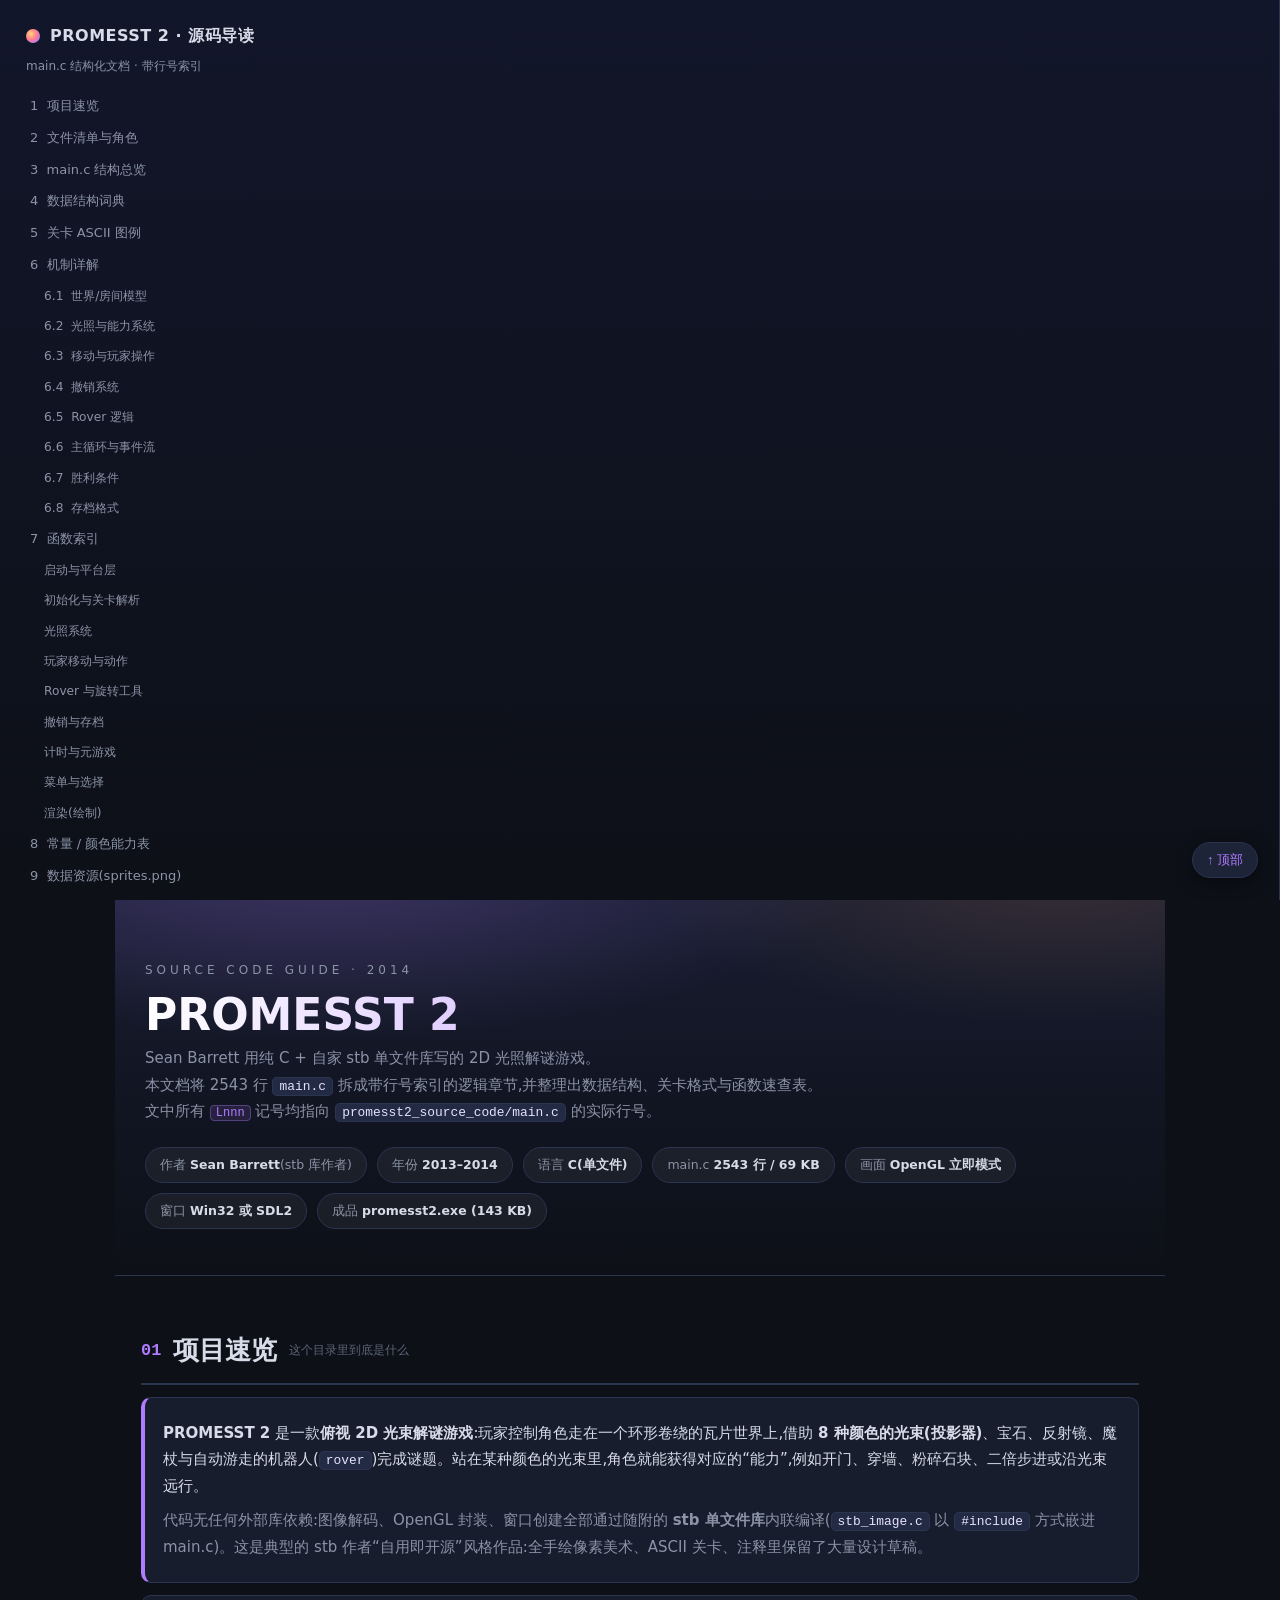
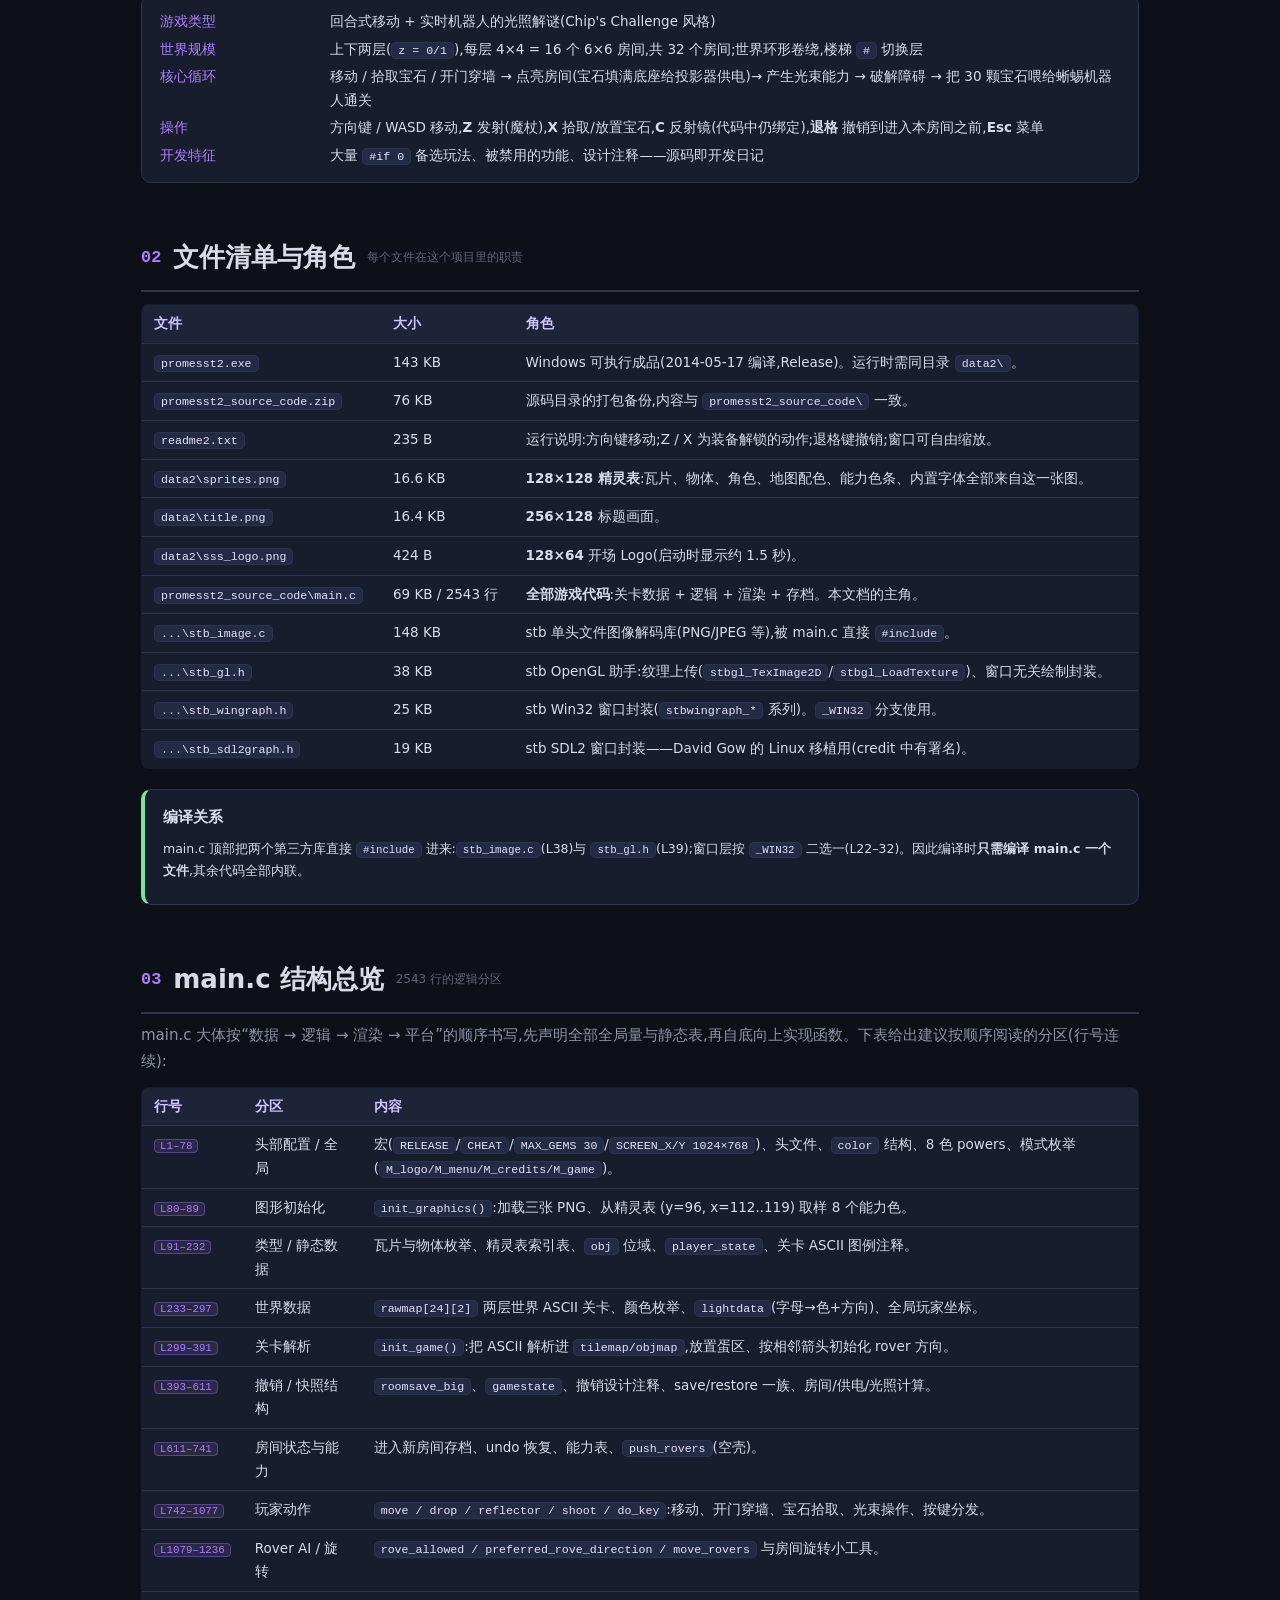
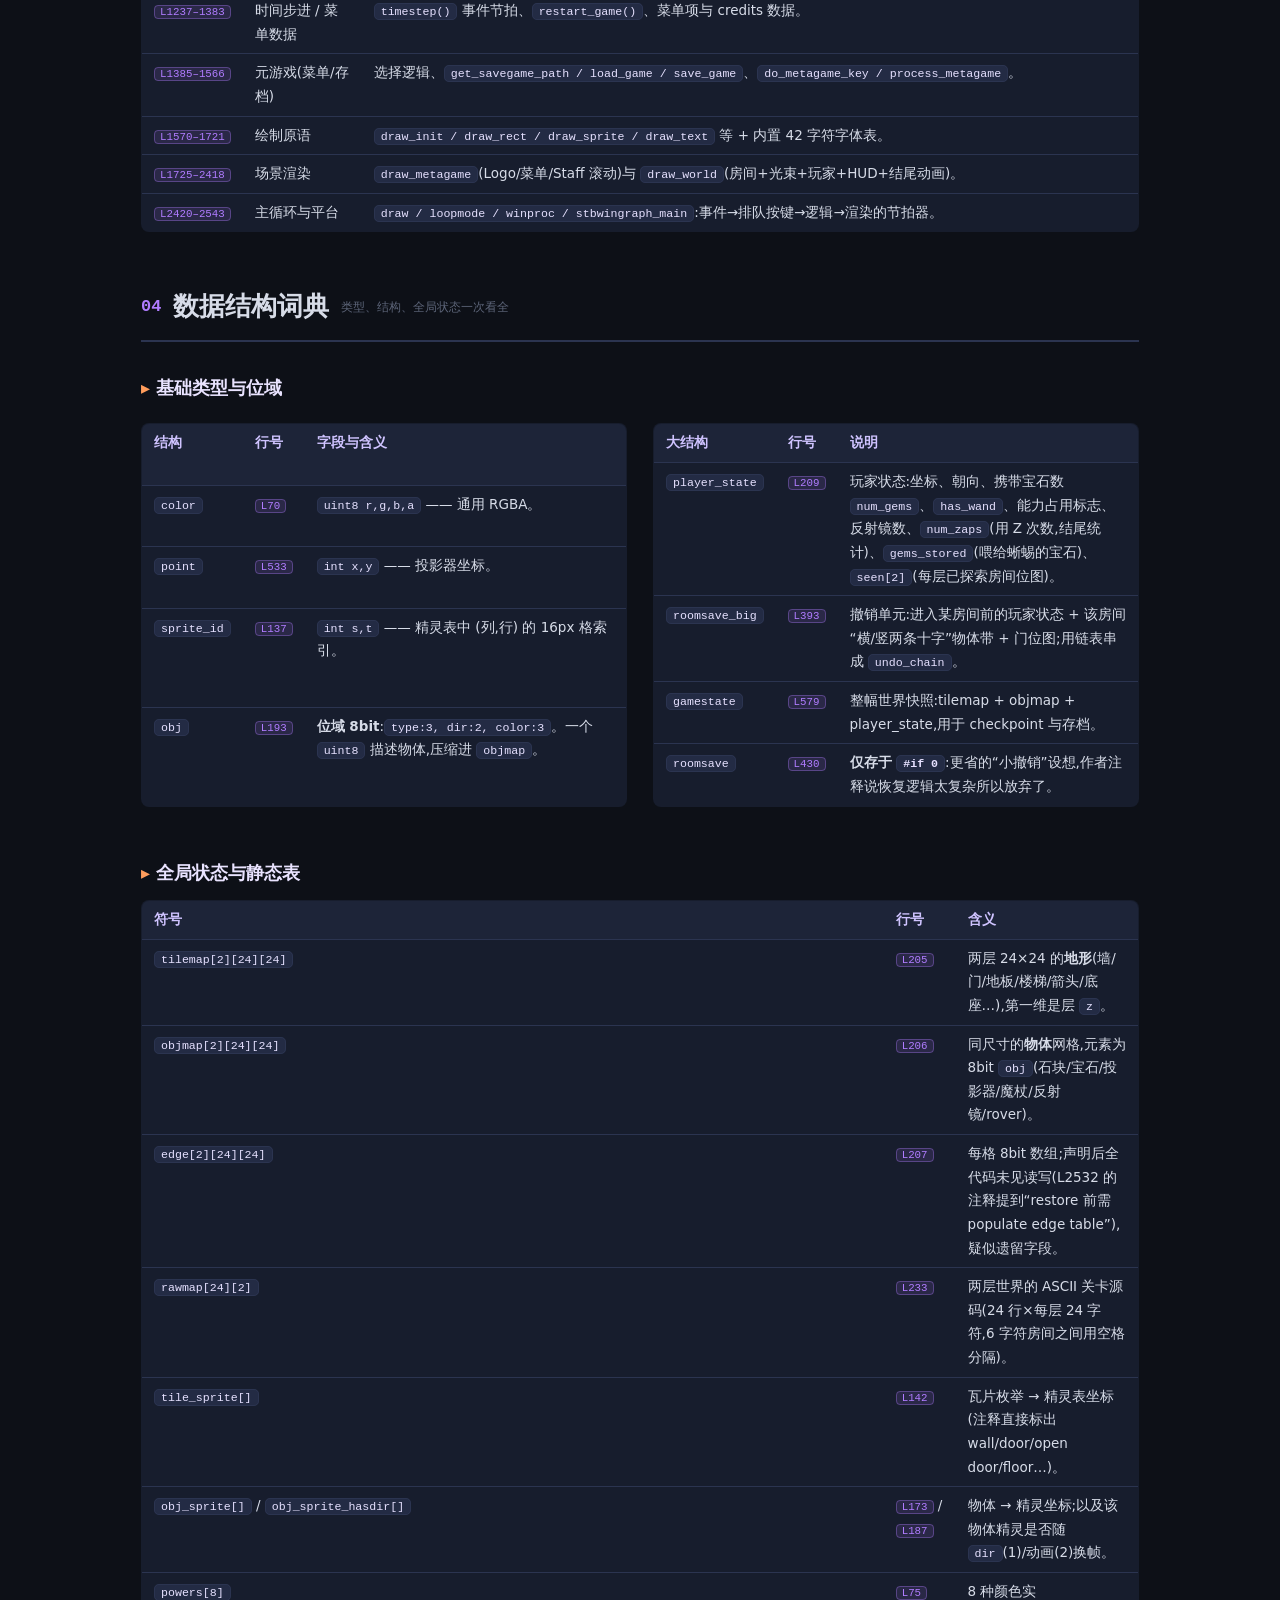
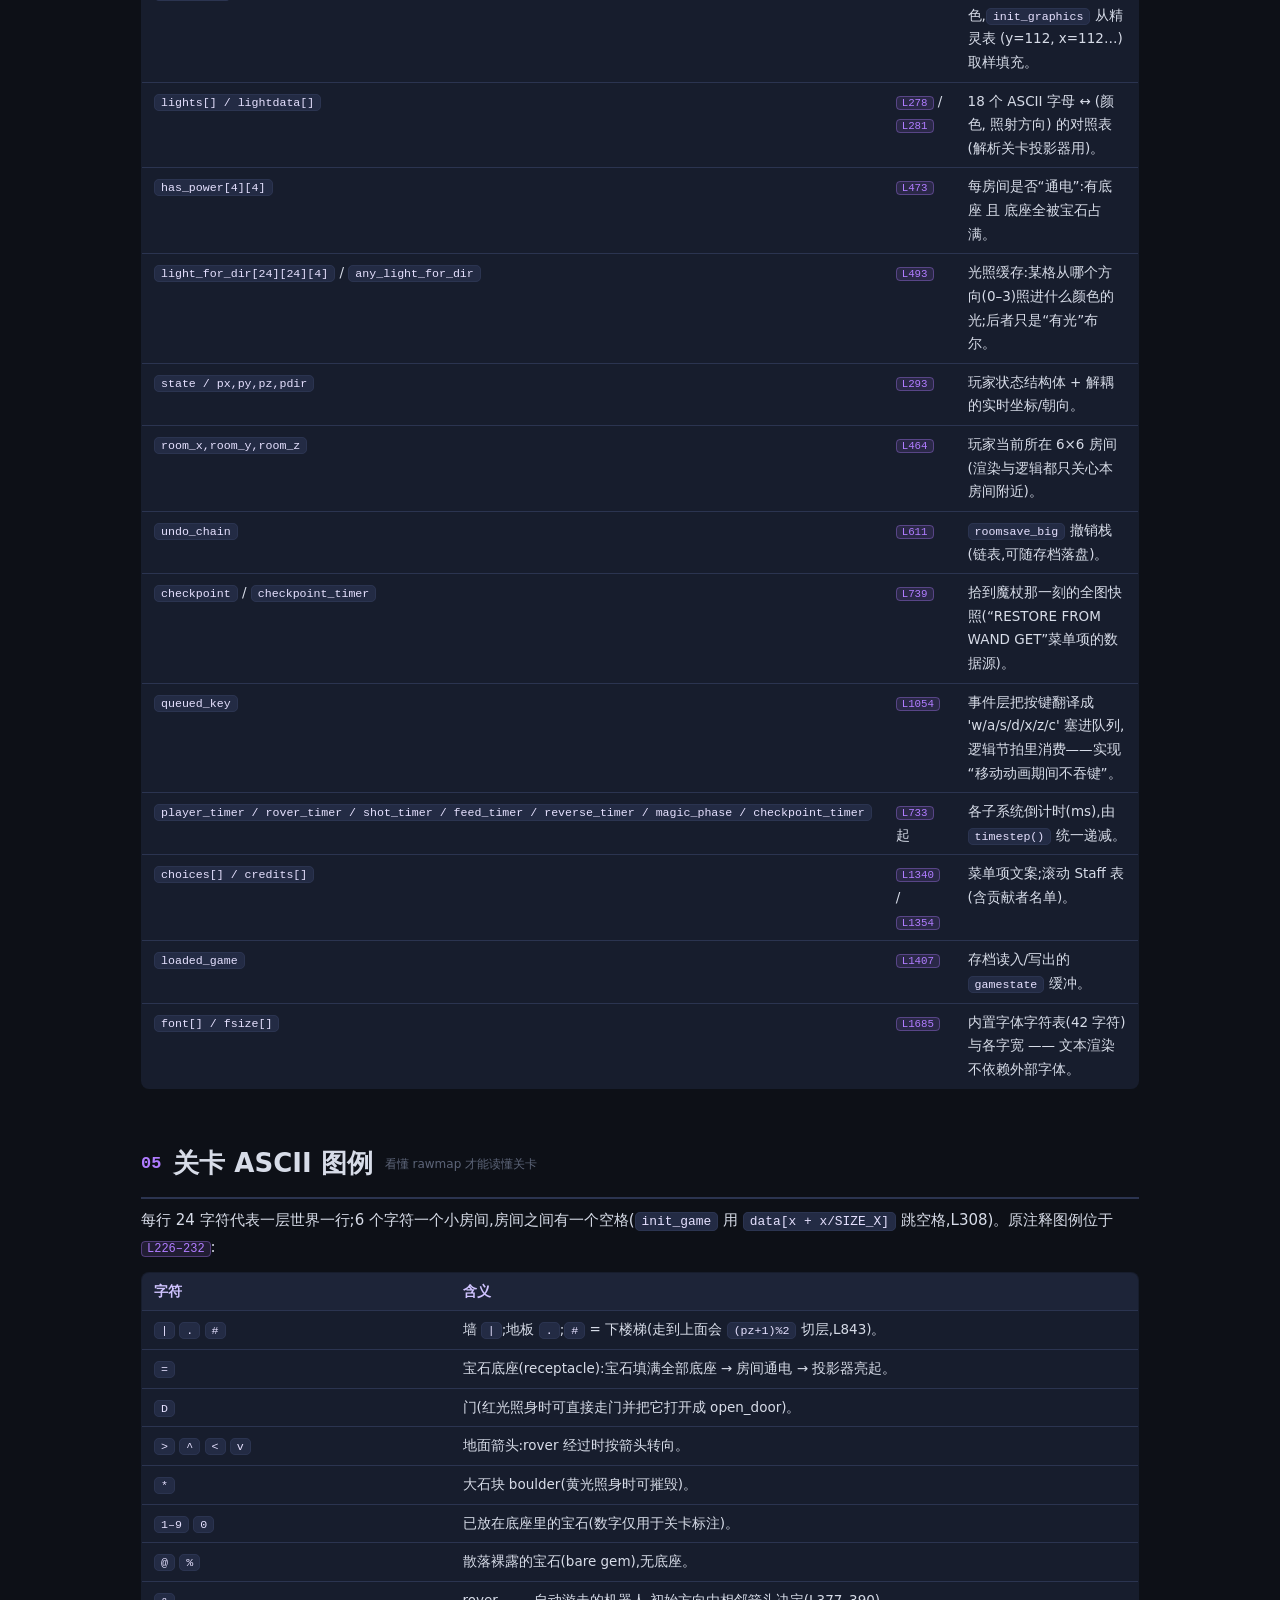
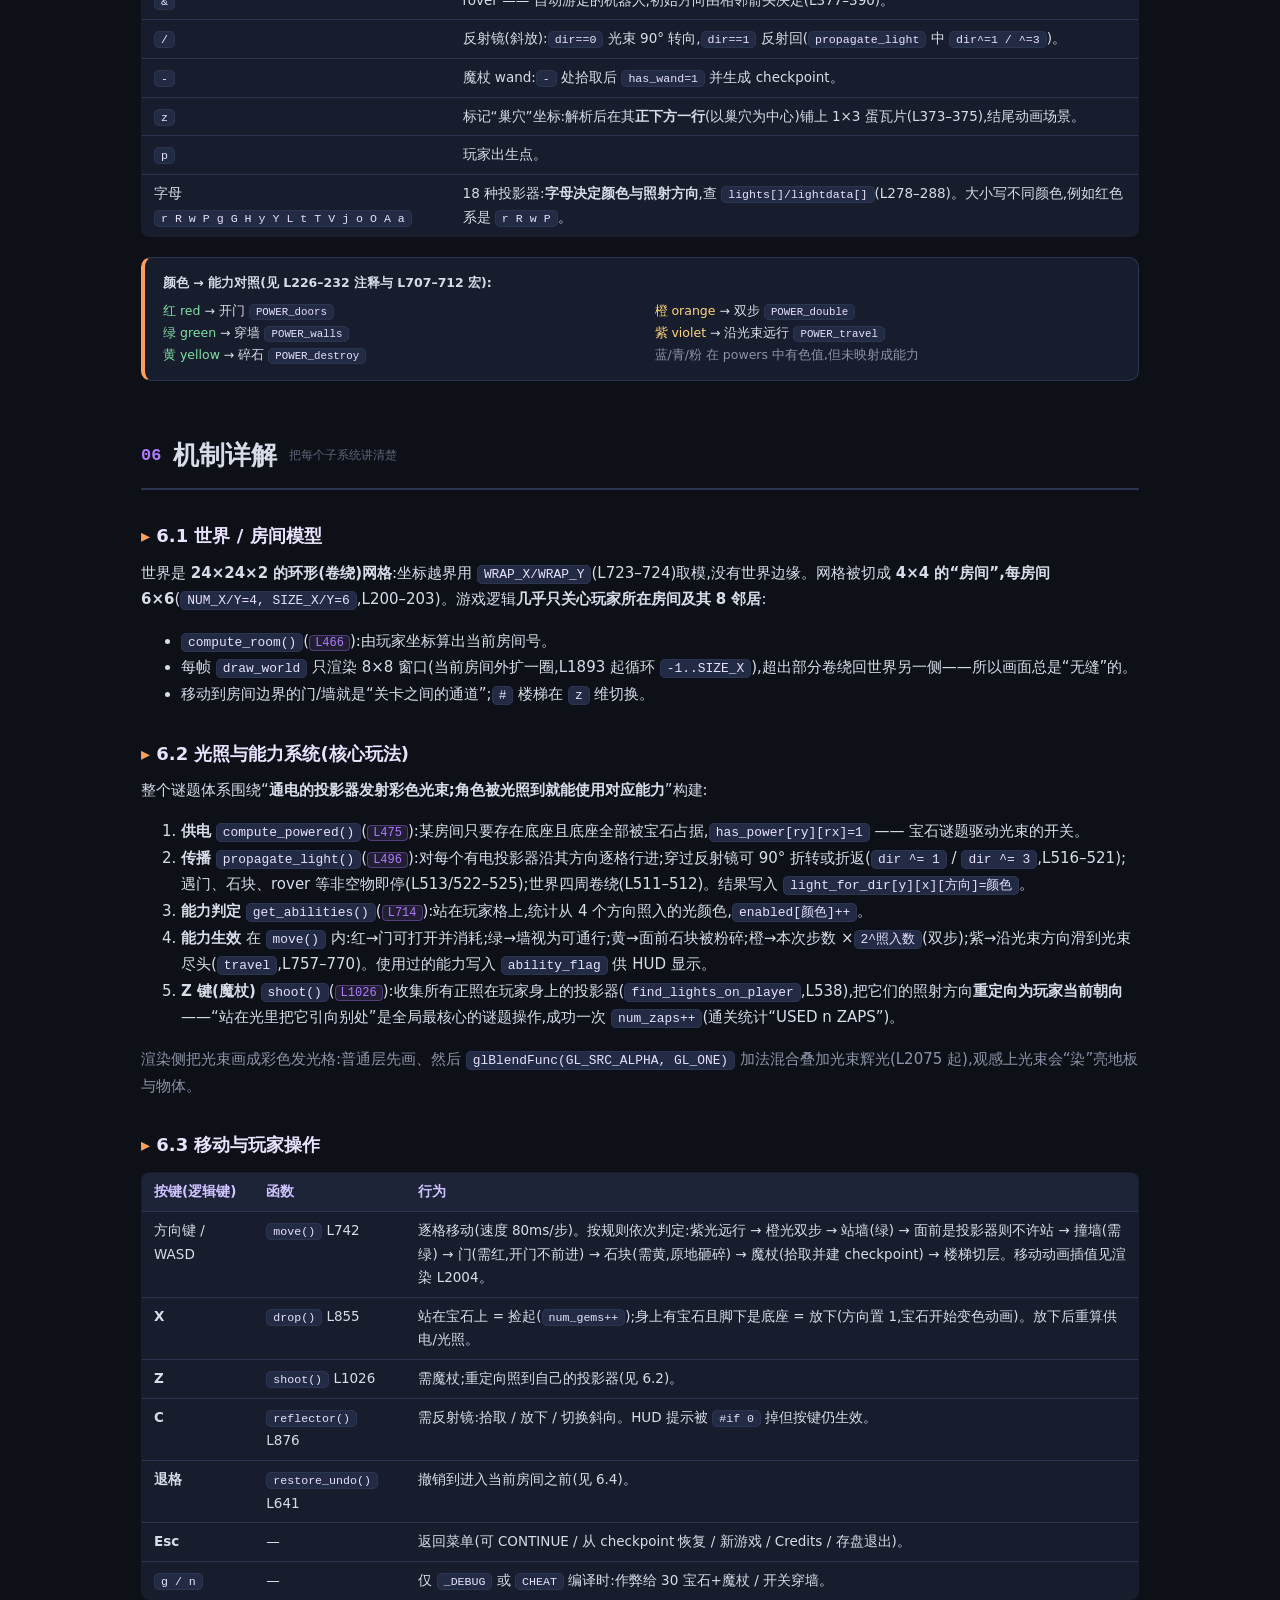
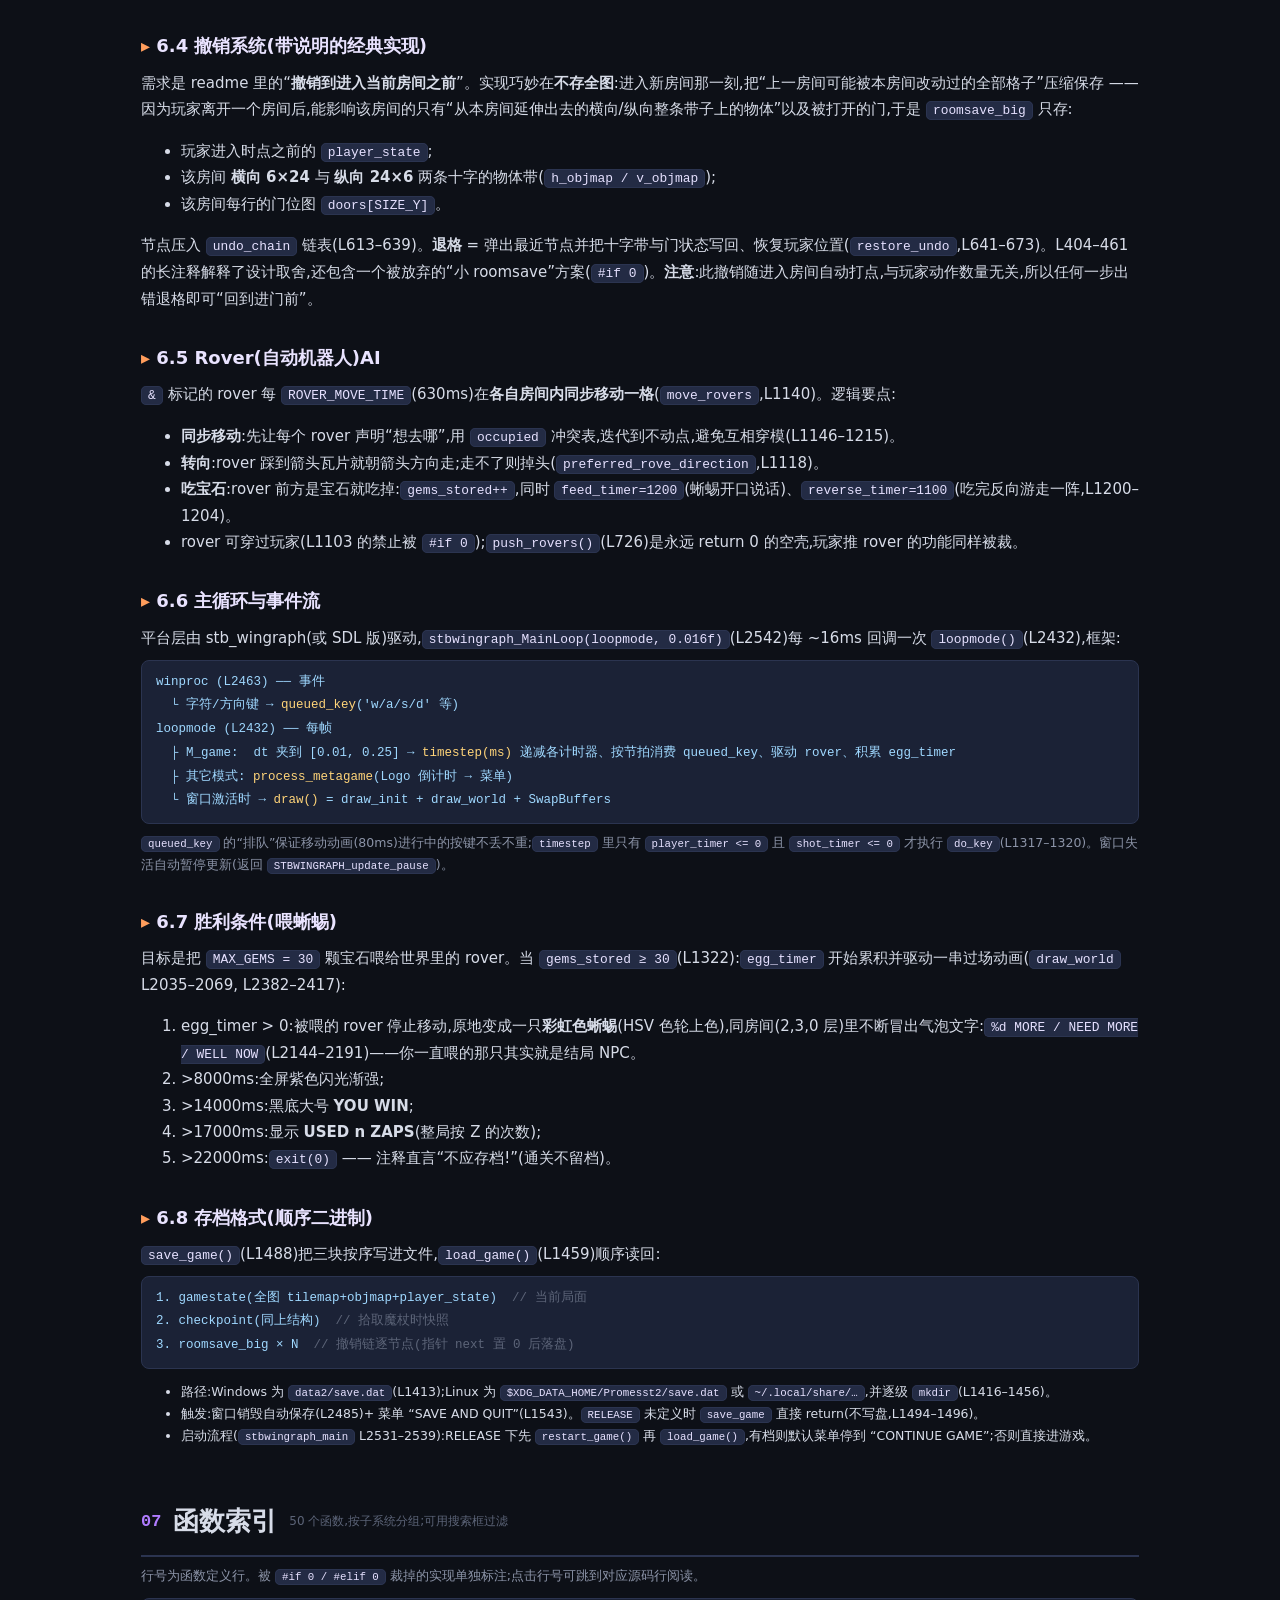
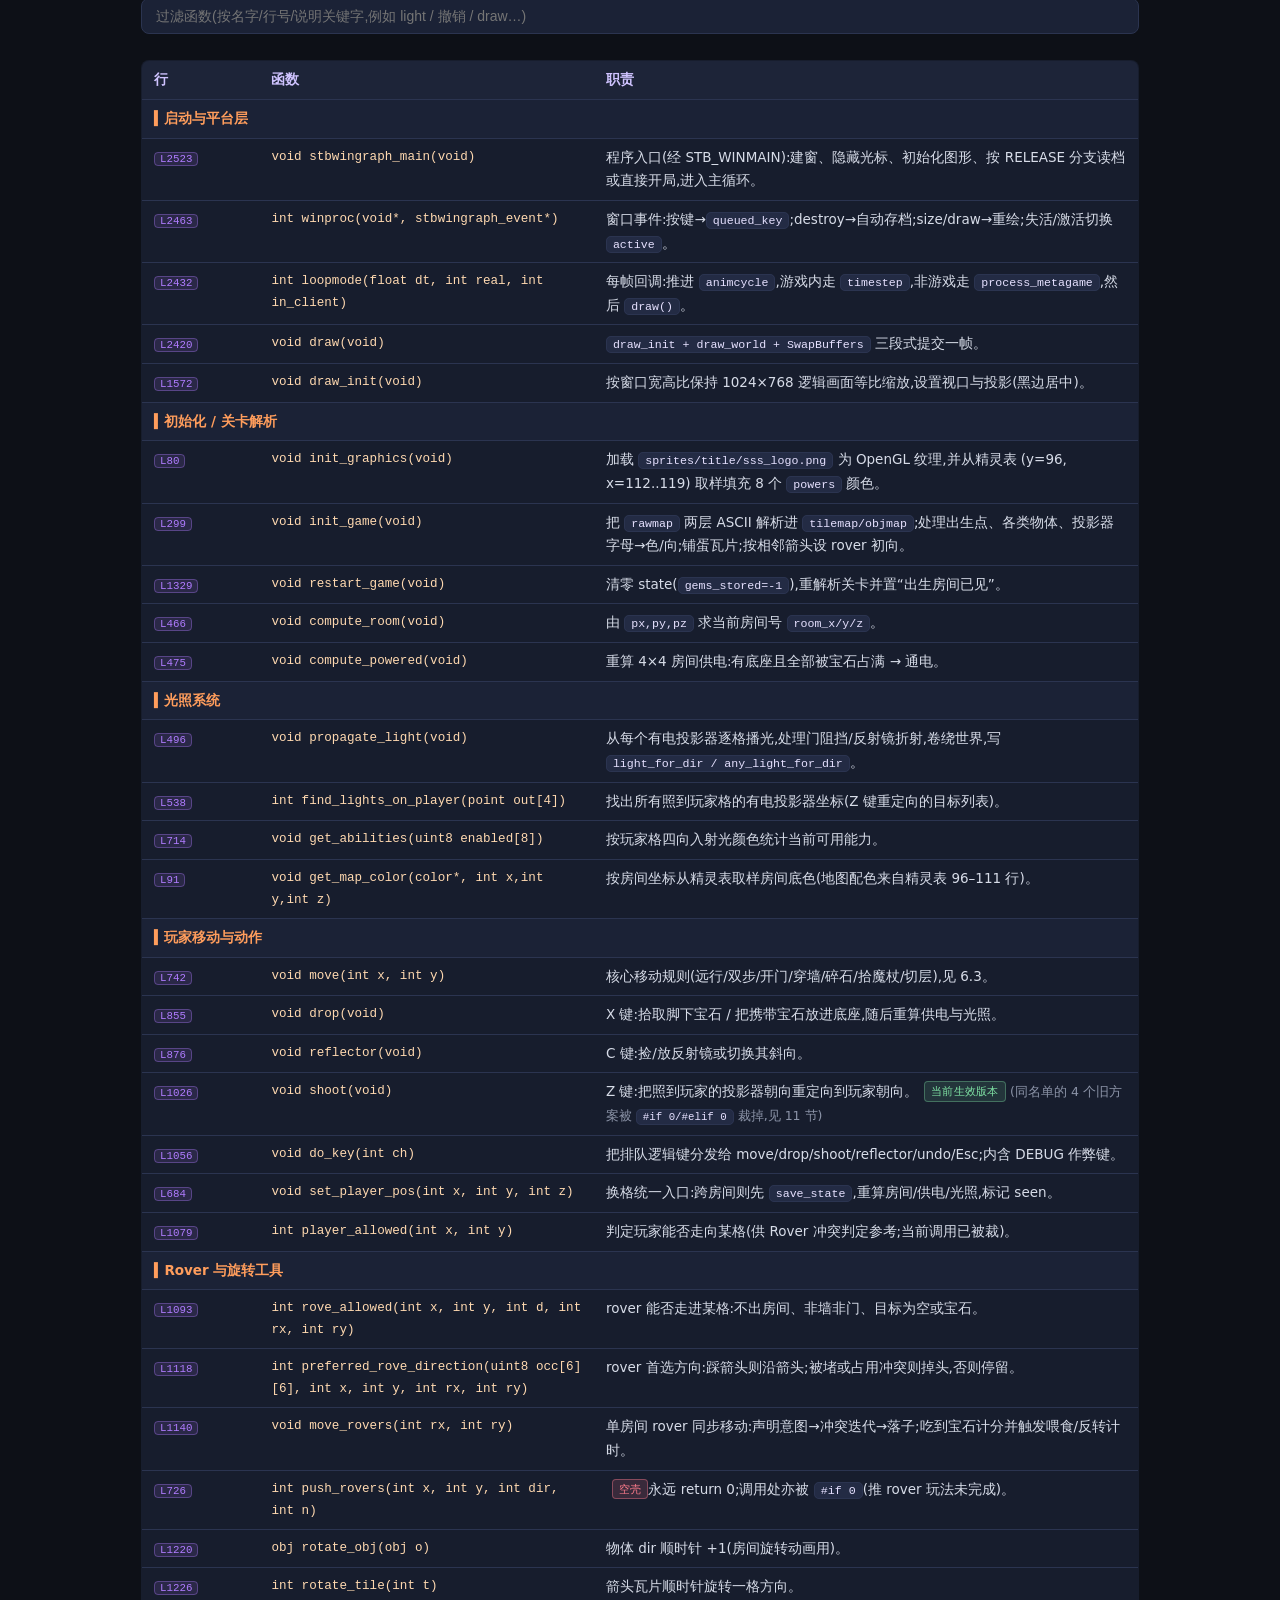
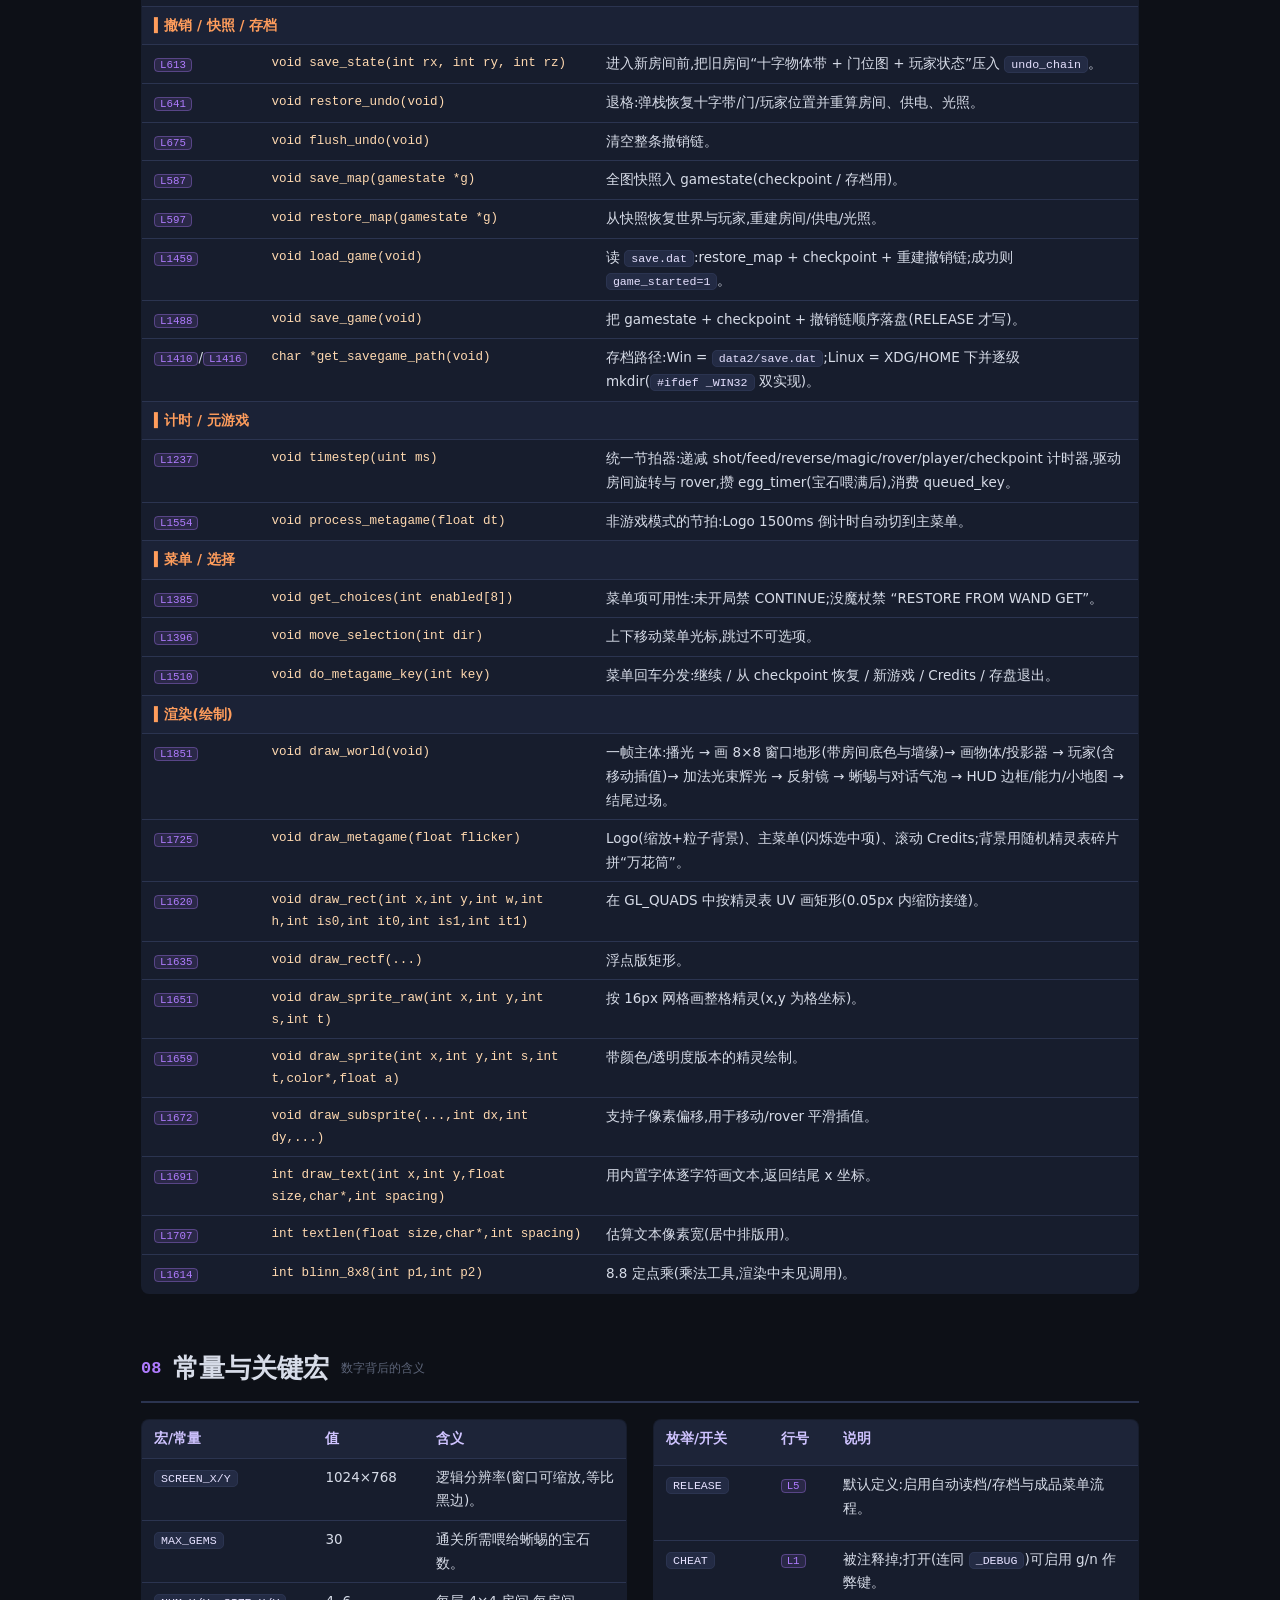
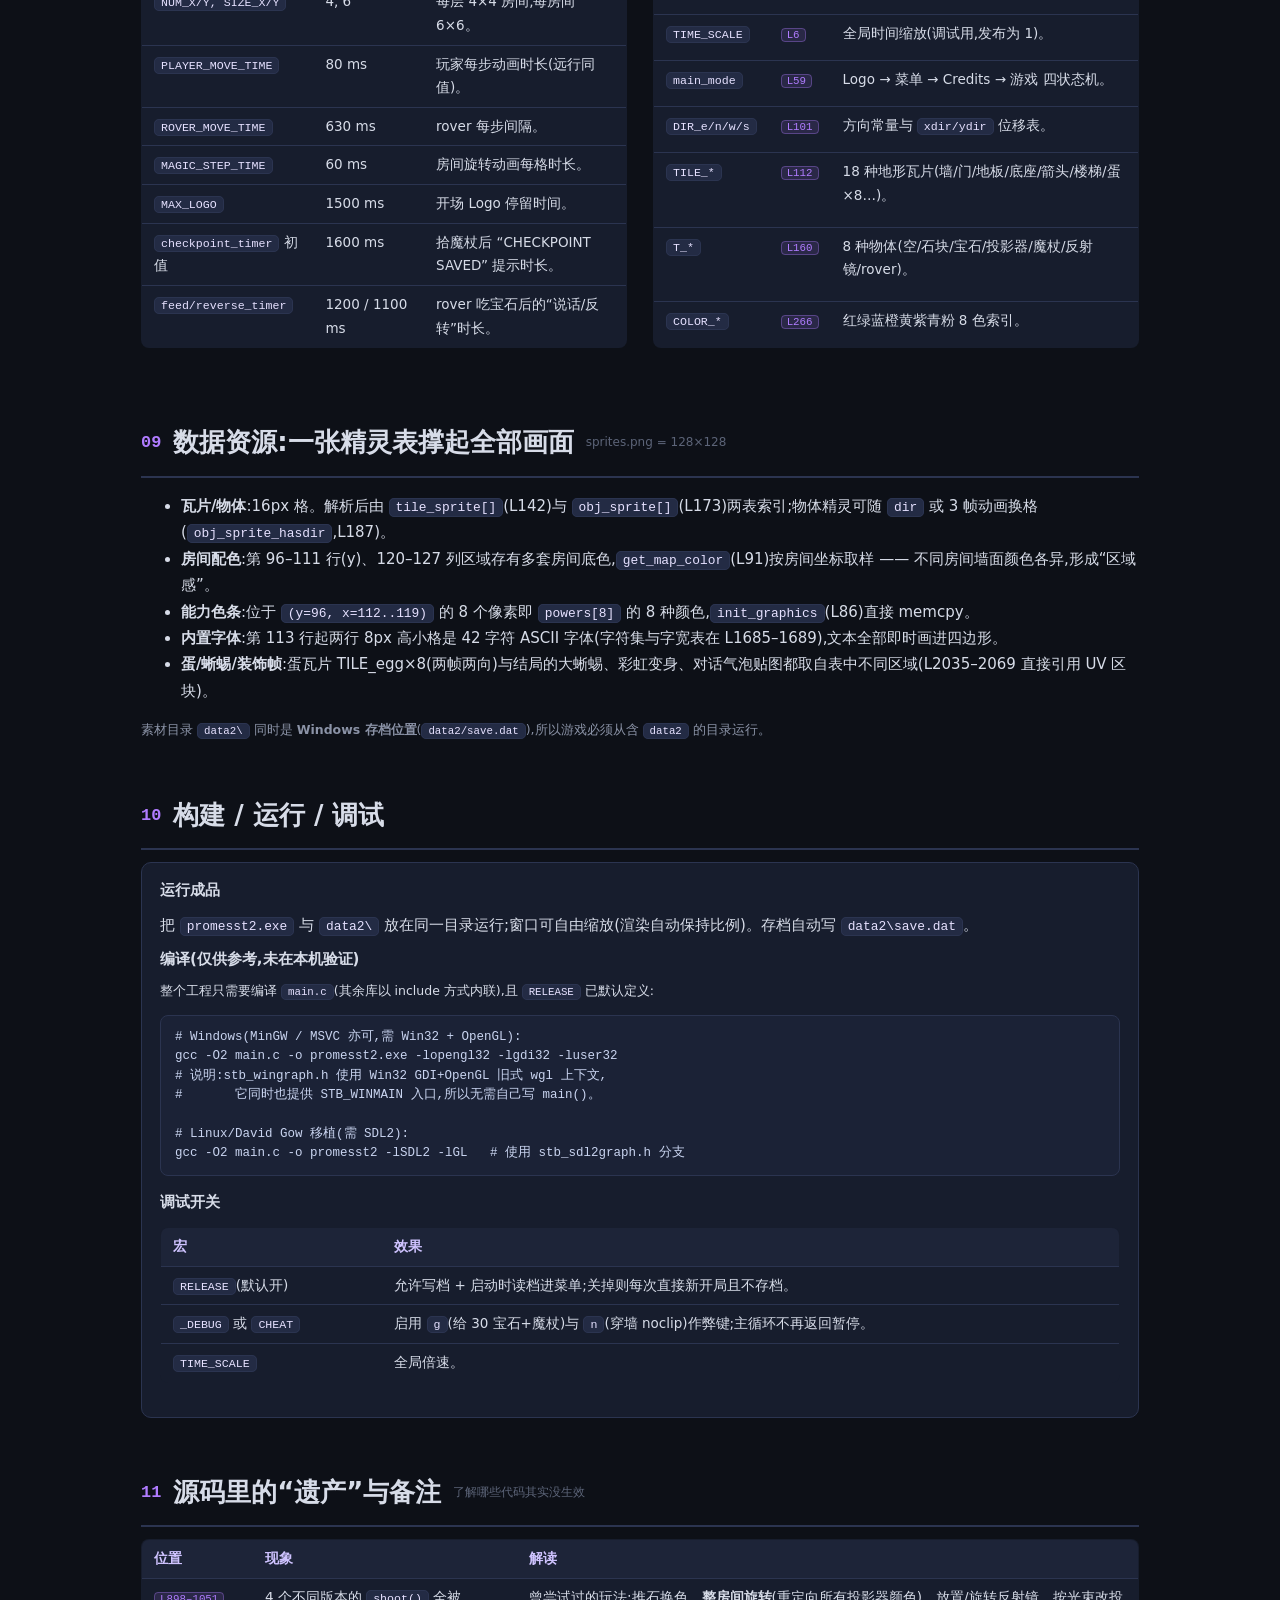
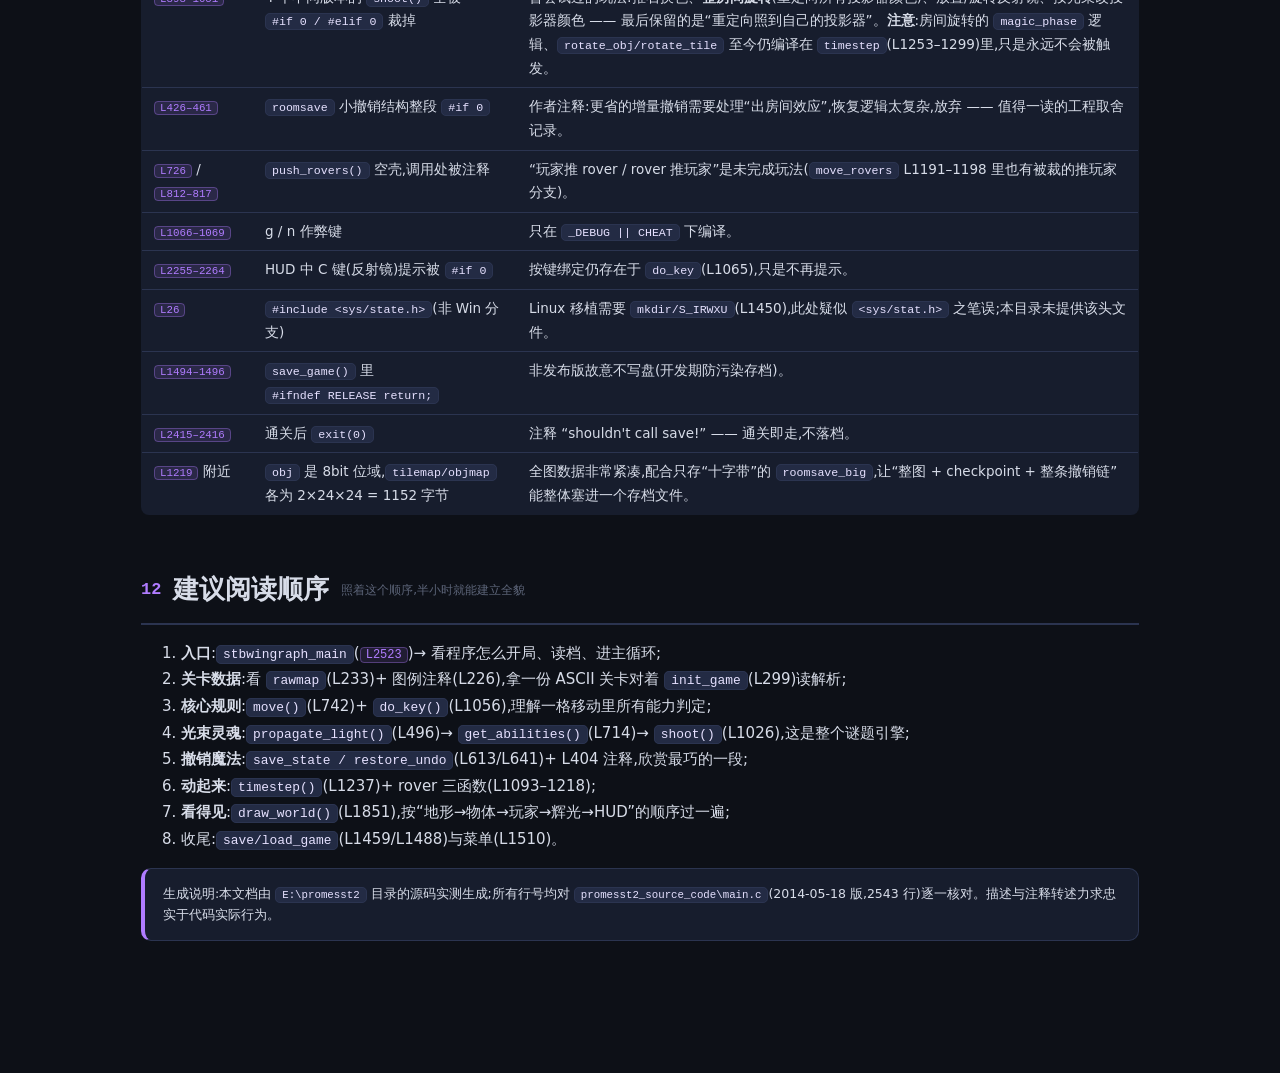
<file: .archive/PROMESST2-源码导读.html>
<!DOCTYPE html>
<html lang="zh-CN">
<head>
<meta charset="UTF-8">
<meta name="viewport" content="width=device-width, initial-scale=1.0">
<title>PROMESST 2 — 源码导读(带目录文档)</title>
<style>
  :root{
    --bg:#0d1017; --bg2:#141927; --panel:#171d2d; --panel2:#1d2438;
    --line:#2b3450; --txt:#d7dce8; --dim:#8b93a7; --faint:#5c6478;
    --accent:#b07cff; --accent2:#ff9d5c; --good:#7ee0a3; --warn:#ffd479; --bad:#ff7c8c;
    --code:#232b44; --code2:#1b2236;
  }
  *{box-sizing:border-box}
  html{scroll-behavior:smooth}
  body{
    margin:0; background:var(--bg); color:var(--txt);
    font:15px/1.75 "Segoe UI","Microsoft YaHei","PingFang SC",system-ui,sans-serif;
  }
  a{color:var(--accent); text-decoration:none}
  a:hover{text-decoration:underline}
  code,pre{font-family:"Cascadia Code",Consolas,"Courier New",monospace}
  code{background:var(--code); border:1px solid var(--line); border-radius:5px;
       padding:1px 6px; font-size:.86em; color:#e6e1ff}
  pre{background:var(--code2); border:1px solid var(--line); border-radius:8px;
      padding:12px 14px; overflow-x:auto; font-size:12.5px; line-height:1.55; color:#c9d4f0}
  .loc{font-size:.8em; color:var(--accent); background:rgba(176,124,255,.12);
       border:1px solid rgba(176,124,255,.35); border-radius:4px; padding:0 5px;
       font-family:"Cascadia Code",Consolas,monospace; white-space:nowrap}
  .layout{display:grid; grid-template-columns:300px 1fr; max-width:1500px; margin:0 auto}
  /* ---------- sidebar ---------- */
  aside{
    position:sticky; top:0; height:100vh; overflow-y:auto; padding:22px 12px 40px 20px;
    background:linear-gradient(180deg,#12162a,#0d1017); border-right:1px solid var(--line);
  }
  aside .brand{display:flex; align-items:center; gap:10px; margin:0 6px 6px}
  aside .brand .logo{width:14px;height:14px;border-radius:50%;
       background:radial-gradient(circle at 35% 35%, #ffd479, #ff7c8c 45%, #b07cff 80%)}
  aside .brand h1{font-size:16px; margin:0; letter-spacing:.5px}
  aside .sub{color:var(--dim); font-size:12px; margin:0 6px 14px}
  .toc ul{list-style:none; margin:0; padding:0}
  .toc li{margin:1px 0}
  .toc a{display:block; padding:4px 8px; border-radius:6px; color:var(--dim); font-size:13px;
         border-left:2px solid transparent}
  .toc a:hover{color:var(--txt); background:var(--panel); text-decoration:none}
  .toc li.lvl2 a{padding-left:22px; font-size:12.2px}
  .toc a.active{color:#fff; background:var(--panel2); border-left-color:var(--accent)}
  aside .mini{font-size:11px; color:var(--faint); margin:18px 8px 4px;
              text-transform:uppercase; letter-spacing:1px}
  /* ---------- main ---------- */
  main{padding:0 8px 120px; min-width:0}
  .wrap{max-width:1050px; margin:0 auto; padding:0 26px}
  header.hero{margin:0 -26px 34px; padding:60px 30px 46px; position:relative; overflow:hidden;
    background:radial-gradient(900px 300px at 20% -40px, rgba(176,124,255,.25), transparent 60%),
               radial-gradient(700px 260px at 90% -30px, rgba(255,157,92,.14), transparent 60%),
               linear-gradient(180deg,#171c30,#0d1017); border-bottom:1px solid var(--line)}
  .hero .kick{color:var(--dim); letter-spacing:4px; font-size:12px; margin:0 0 10px}
  .hero h2{font-size:44px; margin:0 0 6px; line-height:1.1;
           background:linear-gradient(90deg,#fff,#d9c2ff 40%, #ffd479 90%);
           -webkit-background-clip:text; background-clip:text; color:transparent}
  .hero p{color:var(--dim); max-width:760px; margin:6px 0 0}
  .hero .meta{display:flex; flex-wrap:wrap; gap:10px; margin-top:22px}
  .hero .chip{background:rgba(255,255,255,.05); border:1px solid var(--line); padding:6px 14px;
       border-radius:999px; font-size:12.5px; color:var(--dim)}
  .hero .chip b{color:var(--txt); font-weight:600}
  section{margin:52px 0 0; scroll-margin-top:24px}
  h3.sec{font-size:26px; margin:0 0 4px; padding-bottom:10px; border-bottom:2px solid var(--line);
         display:flex; align-items:center; gap:12px}
  h3.sec .no{color:var(--accent); font-family:"Cascadia Code",monospace; font-size:.65em}
  h3.sec small{color:var(--faint); font-size:12px; font-weight:400}
  h4{font-size:18px; margin:30px 0 8px; color:#e9e3ff}
  h4::before{content:"▸ "; color:var(--accent2)}
  h5{font-size:15px; margin:20px 0 6px}
  p{margin:8px 0}
  .dim{color:var(--dim)} .faint{color:var(--faint)} .small{font-size:12.5px}
  table{border-collapse:collapse; width:100%; margin:12px 0 20px; font-size:13.5px; background:var(--panel);
        border:1px solid var(--line); border-radius:8px; overflow:hidden}
  th,td{border-bottom:1px solid var(--line); padding:7px 12px; text-align:left; vertical-align:top}
  th{background:var(--panel2); color:#cfc3ff; font-weight:600; white-space:nowrap}
  tr:last-child td{border-bottom:none}
  tr:hover td{background:rgba(176,124,255,.05)}
  td code{white-space:nowrap}
  .grid2{display:grid; grid-template-columns:1fr 1fr; gap:0 26px}
  @media(max-width:1020px){.grid2{grid-template-columns:1fr}}
  .card{background:var(--panel); border:1px solid var(--line); border-radius:10px; padding:14px 18px; margin:12px 0}
  .card.b1{border-left:4px solid var(--accent)}
  .card.b2{border-left:4px solid var(--accent2)}
  .card.b3{border-left:4px solid var(--good)}
  .card h5{margin-top:0}
  .legend{font-family:"Cascadia Code",Consolas,monospace; font-size:13px}
  .ok{color:var(--good)} .warn{color:var(--warn)} .bad{color:var(--bad)}
  .kv{display:grid; grid-template-columns:130px 1fr; row-gap:4px; font-size:13.5px}
  .kv dt{color:var(--accent)}
  .flow{font-family:"Cascadia Code",monospace; font-size:12.5px; background:var(--code2);
        border:1px solid var(--line); border-radius:8px; padding:10px 14px; overflow-x:auto;
        color:#9fd8ff; line-height:1.9}
  .flow .hl{color:var(--warn)}
  .flow .cm{color:var(--faint)}
  /* function index */
  #fn-filter{width:100%; background:var(--code2); border:1px solid var(--line); color:var(--txt);
      border-radius:8px; padding:9px 14px; font-size:14px; margin:4px 0 14px}
  #fn-filter:focus{outline:none; border-color:var(--accent)}
  tr.hidden{display:none}
  .fn-sig{font-family:"Cascadia Code",Consolas,monospace; font-size:12.6px; color:#ffd9b0}
  .tag{display:inline-block; font-size:10.5px; border-radius:4px; padding:0 6px; margin-left:6px;
       vertical-align:1px; letter-spacing:.3px}
  .tag.stub{background:rgba(255,124,140,.15); color:var(--bad); border:1px solid rgba(255,124,140,.4)}
  .tag.disabled{background:rgba(92,100,120,.2); color:var(--faint); border:1px solid var(--line)}
  .tag.core{background:rgba(126,224,163,.12); color:var(--good); border:1px solid rgba(126,224,163,.35)}
  .totop{position:fixed; right:22px; bottom:22px; background:var(--panel2); color:var(--accent);
         border:1px solid var(--line); border-radius:999px; padding:8px 14px; font-size:13px; cursor:pointer;
         box-shadow:0 4px 16px rgba(0,0,0,.5); z-index:9}
  .totop:hover{color:#fff; border-color:var(--accent)}
  #burger{display:none}
  @media(max-width:900px){
    .layout{grid-template-columns:1fr}
    aside{position:fixed; z-index:20; width:min(84vw,320px); left:0; top:0; transform:translateX(-100%);
          transition:transform .25s; box-shadow:8px 0 30px rgba(0,0,0,.6)}
    aside.open{transform:translateX(0)}
    #burger{display:block; position:fixed; z-index:30; top:14px; left:14px; background:var(--panel2);
            border:1px solid var(--line); color:var(--txt); border-radius:8px; padding:6px 12px;
            font-size:18px; cursor:pointer}
    main{padding-top:8px}
    .hero h2{font-size:34px}
    header.hero{margin-left:-16px; margin-right:-16px; padding:56px 20px 40px}
    .wrap{padding:0 16px}
    body.nav-open{overflow:hidden}
  }
</style>
</head>
<body>

<!-- ============ 侧边目录 ============ -->
<button id="burger" aria-label="打开目录">☰</button>
<aside id="sidebar">
  <div class="brand"><span class="logo"></span><h1>PROMESST 2 · 源码导读</h1></div>
  <p class="sub">main.c 结构化文档 · 带行号索引</p>

  <nav class="toc" id="toc">
    <ul>
      <li><a href="#sec-overview">1&nbsp; 项目速览</a></li>
      <li><a href="#sec-files">2&nbsp; 文件清单与角色</a></li>
      <li><a href="#sec-map">3&nbsp; main.c 结构总览</a></li>
      <li><a href="#sec-data">4&nbsp; 数据结构词典</a></li>
      <li><a href="#sec-legend">5&nbsp; 关卡 ASCII 图例</a></li>
      <li><a href="#sec-how">6&nbsp; 机制详解</a>
        <ul>
          <li class="lvl2"><a href="#how-world">6.1&nbsp; 世界/房间模型</a></li>
          <li class="lvl2"><a href="#how-light">6.2&nbsp; 光照与能力系统</a></li>
          <li class="lvl2"><a href="#how-move">6.3&nbsp; 移动与玩家操作</a></li>
          <li class="lvl2"><a href="#how-undo">6.4&nbsp; 撤销系统</a></li>
          <li class="lvl2"><a href="#how-rover">6.5&nbsp; Rover 逻辑</a></li>
          <li class="lvl2"><a href="#how-flow">6.6&nbsp; 主循环与事件流</a></li>
          <li class="lvl2"><a href="#how-end">6.7&nbsp; 胜利条件</a></li>
          <li class="lvl2"><a href="#how-save">6.8&nbsp; 存档格式</a></li>
        </ul>
      </li>
      <li><a href="#sec-fn">7&nbsp; 函数索引</a>
        <ul>
          <li class="lvl2"><a href="#fn-start">启动与平台层</a></li>
          <li class="lvl2"><a href="#fn-init">初始化与关卡解析</a></li>
          <li class="lvl2"><a href="#fn-light">光照系统</a></li>
          <li class="lvl2"><a href="#fn-player">玩家移动与动作</a></li>
          <li class="lvl2"><a href="#fn-rover">Rover 与旋转工具</a></li>
          <li class="lvl2"><a href="#fn-undo">撤销与存档</a></li>
          <li class="lvl2"><a href="#fn-time">计时与元游戏</a></li>
          <li class="lvl2"><a href="#fn-menu">菜单与选择</a></li>
          <li class="lvl2"><a href="#fn-draw">渲染(绘制)</a></li>
        </ul>
      </li>
      <li><a href="#sec-const">8&nbsp; 常量 / 颜色能力表</a></li>
      <li><a href="#sec-res">9&nbsp; 数据资源(sprites.png)</a></li>
      <li><a href="#sec-build">10&nbsp; 构建 / 运行 / 调试</a></li>
      <li><a href="#sec-notes">11&nbsp; 源码里的“遗产”与备注</a></li>
      <li><a href="#sec-reading">12&nbsp; 建议阅读顺序</a></li>
    </ul>
  </nav>
</aside>

<main>
<div class="wrap">

<header class="hero" id="top">
  <p class="kick">SOURCE CODE GUIDE · 2014</p>
  <h2>PROMESST 2</h2>
  <p>Sean Barrett 用纯 C + 自家 stb 单文件库写的 2D 光照解谜游戏。<br>
     本文档将 2543 行 <code>main.c</code> 拆成带行号索引的逻辑章节,并整理出数据结构、关卡格式与函数速查表。<br>
     文中所有 <span class="loc">Lnnn</span> 记号均指向 <code>promesst2_source_code/main.c</code> 的实际行号。</p>
  <div class="meta">
    <span class="chip">作者 <b>Sean Barrett</b>(stb 库作者)</span>
    <span class="chip">年份 <b>2013–2014</b></span>
    <span class="chip">语言 <b>C(单文件)</b></span>
    <span class="chip">main.c <b>2543 行 / 69 KB</b></span>
    <span class="chip">画面 <b>OpenGL 立即模式</b></span>
    <span class="chip">窗口 <b>Win32 或 SDL2</b></span>
    <span class="chip">成品 <b>promesst2.exe (143 KB)</b></span>
  </div>
</header>

<!-- ================= 1 概览 ================= -->
<section id="sec-overview">
  <h3 class="sec"><span class="no">01</span> 项目速览 <small>这个目录里到底是什么</small></h3>
  <div class="card b1">
    <p><b>PROMESST 2</b> 是一款<b>俯视 2D 光束解谜游戏</b>:玩家控制角色走在一个环形卷绕的瓦片世界上,借助 <b>8 种颜色的光束(投影器)</b>、宝石、反射镜、魔杖与自动游走的机器人(<code>rover</code>)完成谜题。站在某种颜色的光束里,角色就能获得对应的“能力”,例如开门、穿墙、粉碎石块、二倍步进或沿光束远行。</p>
    <p class="dim">代码无任何外部库依赖:图像解码、OpenGL 封装、窗口创建全部通过随附的 <b>stb 单文件库</b>内联编译(<code>stb_image.c</code> 以 <code>#include</code> 方式嵌进 main.c)。这是典型的 stb 作者“自用即开源”风格作品:全手绘像素美术、ASCII 关卡、注释里保留了大量设计草稿。</p>
  </div>
  <div class="kv card">
    <dt>游戏类型</dt><dd>回合式移动 + 实时机器人的光照解谜(Chip's Challenge 风格)</dd>
    <dt>世界规模</dt><dd>上下两层(<code>z = 0/1</code>),每层 4×4 = 16 个 6×6 房间,共 32 个房间;世界环形卷绕,楼梯 <code>#</code> 切换层</dd>
    <dt>核心循环</dt><dd>移动 / 拾取宝石 / 开门穿墙 → 点亮房间(宝石填满底座给投影器供电)→ 产生光束能力 → 破解障碍 → 把 30 颗宝石喂给蜥蜴机器人通关</dd>
    <dt>操作</dt><dd>方向键 / WASD 移动,<b>Z</b> 发射(魔杖),<b>X</b> 拾取/放置宝石,<b>C</b> 反射镜(代码中仍绑定),<b>退格</b> 撤销到进入本房间之前,<b>Esc</b> 菜单</dd>
    <dt>开发特征</dt><dd>大量 <code>#if 0</code> 备选玩法、被禁用的功能、设计注释——源码即开发日记</dd>
  </div>
</section>

<!-- ================= 2 文件清单 ================= -->
<section id="sec-files">
  <h3 class="sec"><span class="no">02</span> 文件清单与角色 <small>每个文件在这个项目里的职责</small></h3>
  <table>
    <tr><th>文件</th><th>大小</th><th>角色</th></tr>
    <tr><td><code>promesst2.exe</code></td><td>143 KB</td><td>Windows 可执行成品(2014-05-17 编译,Release)。运行时需同目录 <code>data2\</code>。</td></tr>
    <tr><td><code>promesst2_source_code.zip</code></td><td>76 KB</td><td>源码目录的打包备份,内容与 <code>promesst2_source_code\</code> 一致。</td></tr>
    <tr><td><code>readme2.txt</code></td><td>235 B</td><td>运行说明:方向键移动;Z / X 为装备解锁的动作;退格键撤销;窗口可自由缩放。</td></tr>
    <tr><td><code>data2\sprites.png</code></td><td>16.6 KB</td><td><b>128×128 精灵表</b>:瓦片、物体、角色、地图配色、能力色条、内置字体全部来自这一张图。</td></tr>
    <tr><td><code>data2\title.png</code></td><td>16.4 KB</td><td><b>256×128</b> 标题画面。</td></tr>
    <tr><td><code>data2\sss_logo.png</code></td><td>424 B</td><td><b>128×64</b> 开场 Logo(启动时显示约 1.5 秒)。</td></tr>
    <tr><td><code>promesst2_source_code\main.c</code></td><td>69 KB / 2543 行</td><td><b>全部游戏代码</b>:关卡数据 + 逻辑 + 渲染 + 存档。本文档的主角。</td></tr>
    <tr><td><code>...\stb_image.c</code></td><td>148 KB</td><td>stb 单头文件图像解码库(PNG/JPEG 等),被 main.c 直接 <code>#include</code>。</td></tr>
    <tr><td><code>...\stb_gl.h</code></td><td>38 KB</td><td>stb OpenGL 助手:纹理上传(<code>stbgl_TexImage2D</code>/<code>stbgl_LoadTexture</code>)、窗口无关绘制封装。</td></tr>
    <tr><td><code>...\stb_wingraph.h</code></td><td>25 KB</td><td>stb Win32 窗口封装(<code>stbwingraph_*</code> 系列)。<code>_WIN32</code> 分支使用。</td></tr>
    <tr><td><code>...\stb_sdl2graph.h</code></td><td>19 KB</td><td>stb SDL2 窗口封装——David Gow 的 Linux 移植用(credit 中有署名)。</td></tr>
  </table>
  <div class="card b3">
    <h5>编译关系</h5>
    <p class="small">main.c 顶部把两个第三方库直接 <code>#include</code> 进来:<code>stb_image.c</code>(L38)与 <code>stb_gl.h</code>(L39);窗口层按 <code>_WIN32</code> 二选一(L22–32)。因此编译时<b>只需编译 main.c 一个文件</b>,其余代码全部内联。</p>
  </div>
</section>

<!-- ================= 3 结构总览 ================= -->
<section id="sec-map">
  <h3 class="sec"><span class="no">03</span> main.c 结构总览 <small>2543 行的逻辑分区</small></h3>
  <p class="dim">main.c 大体按“数据 → 逻辑 → 渲染 → 平台”的顺序书写,先声明全部全局量与静态表,再自底向上实现函数。下表给出建议按顺序阅读的分区(行号连续):</p>
  <table>
    <tr><th>行号</th><th>分区</th><th>内容</th></tr>
    <tr><td><span class="loc">L1–78</span></td><td>头部配置 / 全局</td><td>宏(<code>RELEASE</code>/<code>CHEAT</code>/<code>MAX_GEMS 30</code>/<code>SCREEN_X/Y 1024×768</code>)、头文件、<code>color</code> 结构、8 色 powers、模式枚举(<code>M_logo/M_menu/M_credits/M_game</code>)。</td></tr>
    <tr><td><span class="loc">L80–89</span></td><td>图形初始化</td><td><code>init_graphics()</code>:加载三张 PNG、从精灵表 (y=96, x=112..119) 取样 8 个能力色。</td></tr>
    <tr><td><span class="loc">L91–232</span></td><td>类型 / 静态数据</td><td>瓦片与物体枚举、精灵表索引表、<code>obj</code> 位域、<code>player_state</code>、关卡 ASCII 图例注释。</td></tr>
    <tr><td><span class="loc">L233–297</span></td><td>世界数据</td><td><code>rawmap[24][2]</code> 两层世界 ASCII 关卡、颜色枚举、<code>lightdata</code>(字母→色+方向)、全局玩家坐标。</td></tr>
    <tr><td><span class="loc">L299–391</span></td><td>关卡解析</td><td><code>init_game()</code>:把 ASCII 解析进 <code>tilemap/objmap</code>,放置蛋区、按相邻箭头初始化 rover 方向。</td></tr>
    <tr><td><span class="loc">L393–611</span></td><td>撤销 / 快照结构</td><td><code>roomsave_big</code>、<code>gamestate</code>、撤销设计注释、save/restore 一族、房间/供电/光照计算。</td></tr>
    <tr><td><span class="loc">L611–741</span></td><td>房间状态与能力</td><td>进入新房间存档、undo 恢复、能力表、<code>push_rovers</code>(空壳)。</td></tr>
    <tr><td><span class="loc">L742–1077</span></td><td>玩家动作</td><td><code>move / drop / reflector / shoot / do_key</code>:移动、开门穿墙、宝石拾取、光束操作、按键分发。</td></tr>
    <tr><td><span class="loc">L1079–1236</span></td><td>Rover AI / 旋转</td><td><code>rove_allowed / preferred_rove_direction / move_rovers</code> 与房间旋转小工具。</td></tr>
    <tr><td><span class="loc">L1237–1383</span></td><td>时间步进 / 菜单数据</td><td><code>timestep()</code> 事件节拍、<code>restart_game()</code>、菜单项与 credits 数据。</td></tr>
    <tr><td><span class="loc">L1385–1566</span></td><td>元游戏(菜单/存档)</td><td>选择逻辑、<code>get_savegame_path / load_game / save_game</code>、<code>do_metagame_key / process_metagame</code>。</td></tr>
    <tr><td><span class="loc">L1570–1721</span></td><td>绘制原语</td><td><code>draw_init / draw_rect / draw_sprite / draw_text</code> 等 + 内置 42 字符字体表。</td></tr>
    <tr><td><span class="loc">L1725–2418</span></td><td>场景渲染</td><td><code>draw_metagame</code>(Logo/菜单/Staff 滚动)与 <code>draw_world</code>(房间+光束+玩家+HUD+结尾动画)。</td></tr>
    <tr><td><span class="loc">L2420–2543</span></td><td>主循环与平台</td><td><code>draw / loopmode / winproc / stbwingraph_main</code>:事件→排队按键→逻辑→渲染的节拍器。</td></tr>
  </table>
</section>

<!-- ================= 4 数据结构词典 ================= -->
<section id="sec-data">
  <h3 class="sec"><span class="no">04</span> 数据结构词典 <small>类型、结构、全局状态一次看全</small></h3>

  <h4>基础类型与位域</h4>
  <div class="grid2">
  <table>
    <tr><th>结构</th><th>行号</th><th>字段与含义</th></tr>
    <tr><td><code>color</code></td><td><span class="loc">L70</span></td><td><code>uint8 r,g,b,a</code> —— 通用 RGBA。</td></tr>
    <tr><td><code>point</code></td><td><span class="loc">L533</span></td><td><code>int x,y</code> —— 投影器坐标。</td></tr>
    <tr><td><code>sprite_id</code></td><td><span class="loc">L137</span></td><td><code>int s,t</code> —— 精灵表中 (列,行) 的 16px 格索引。</td></tr>
    <tr><td><code>obj</code></td><td><span class="loc">L193</span></td><td><b>位域 8bit</b>:<code>type:3, dir:2, color:3</code>。一个 <code>uint8</code> 描述物体,压缩进 <code>objmap</code>。</td></tr>
  </table>
  <table>
    <tr><th>大结构</th><th>行号</th><th>说明</th></tr>
    <tr><td><code>player_state</code></td><td><span class="loc">L209</span></td><td>玩家状态:坐标、朝向、携带宝石数 <code>num_gems</code>、<code>has_wand</code>、能力占用标志、反射镜数、<code>num_zaps</code>(用 Z 次数,结尾统计)、<code>gems_stored</code>(喂给蜥蜴的宝石)、<code>seen[2]</code>(每层已探索房间位图)。</td></tr>
    <tr><td><code>roomsave_big</code></td><td><span class="loc">L393</span></td><td>撤销单元:进入某房间前的玩家状态 + 该房间“横/竖两条十字”物体带 + 门位图;用链表串成 <code>undo_chain</code>。</td></tr>
    <tr><td><code>gamestate</code></td><td><span class="loc">L579</span></td><td>整幅世界快照:tilemap + objmap + player_state,用于 checkpoint 与存档。</td></tr>
    <tr><td><code>roomsave</code></td><td><span class="loc">L430</span></td><td><b>仅存于 <code>#if 0</code></b>:更省的“小撤销”设想,作者注释说恢复逻辑太复杂所以放弃了。</td></tr>
  </table>
  </div>

  <h4>全局状态与静态表</h4>
  <table>
    <tr><th>符号</th><th>行号</th><th>含义</th></tr>
    <tr><td><code>tilemap[2][24][24]</code></td><td><span class="loc">L205</span></td><td>两层 24×24 的<b>地形</b>(墙/门/地板/楼梯/箭头/底座…),第一维是层 <code>z</code>。</td></tr>
    <tr><td><code>objmap[2][24][24]</code></td><td><span class="loc">L206</span></td><td>同尺寸的<b>物体</b>网格,元素为 8bit <code>obj</code>(石块/宝石/投影器/魔杖/反射镜/rover)。</td></tr>
    <tr><td><code>edge[2][24][24]</code></td><td><span class="loc">L207</span></td><td>每格 8bit 数组;声明后全代码未见读写(L2532 的注释提到“restore 前需 populate edge table”),疑似遗留字段。</td></tr>
    <tr><td><code>rawmap[24][2]</code></td><td><span class="loc">L233</span></td><td>两层世界的 ASCII 关卡源码(24 行×每层 24 字符,6 字符房间之间用空格分隔)。</td></tr>
    <tr><td><code>tile_sprite[]</code></td><td><span class="loc">L142</span></td><td>瓦片枚举 → 精灵表坐标(注释直接标出 wall/door/open door/floor…)。</td></tr>
    <tr><td><code>obj_sprite[]</code> / <code>obj_sprite_hasdir[]</code></td><td><span class="loc">L173</span> / <span class="loc">L187</span></td><td>物体 → 精灵坐标;以及该物体精灵是否随 <code>dir</code>(1)/动画(2)换帧。</td></tr>
    <tr><td><code>powers[8]</code></td><td><span class="loc">L75</span></td><td>8 种颜色实色,<code>init_graphics</code> 从精灵表 (y=112, x=112…) 取样填充。</td></tr>
    <tr><td><code>lights[] / lightdata[]</code></td><td><span class="loc">L278</span> / <span class="loc">L281</span></td><td>18 个 ASCII 字母 ↔ (颜色, 照射方向) 的对照表(解析关卡投影器用)。</td></tr>
    <tr><td><code>has_power[4][4]</code></td><td><span class="loc">L473</span></td><td>每房间是否“通电”:有底座 且 底座全被宝石占满。</td></tr>
    <tr><td><code>light_for_dir[24][24][4]</code> / <code>any_light_for_dir</code></td><td><span class="loc">L493</span></td><td>光照缓存:某格从哪个方向(0–3)照进什么颜色的光;后者只是“有光”布尔。</td></tr>
    <tr><td><code>state / px,py,pz,pdir</code></td><td><span class="loc">L293</span></td><td>玩家状态结构体 + 解耦的实时坐标/朝向。</td></tr>
    <tr><td><code>room_x,room_y,room_z</code></td><td><span class="loc">L464</span></td><td>玩家当前所在 6×6 房间(渲染与逻辑都只关心本房间附近)。</td></tr>
    <tr><td><code>undo_chain</code></td><td><span class="loc">L611</span></td><td><code>roomsave_big</code> 撤销栈(链表,可随存档落盘)。</td></tr>
    <tr><td><code>checkpoint</code> / <code>checkpoint_timer</code></td><td><span class="loc">L739</span></td><td>拾到魔杖那一刻的全图快照(“RESTORE FROM WAND GET”菜单项的数据源)。</td></tr>
    <tr><td><code>queued_key</code></td><td><span class="loc">L1054</span></td><td>事件层把按键翻译成 'w/a/s/d/x/z/c' 塞进队列,逻辑节拍里消费——实现“移动动画期间不吞键”。</td></tr>
    <tr><td><code>player_timer / rover_timer / shot_timer / feed_timer / reverse_timer / magic_phase / checkpoint_timer</code></td><td><span class="loc">L733</span> 起</td><td>各子系统倒计时(ms),由 <code>timestep()</code> 统一递减。</td></tr>
    <tr><td><code>choices[] / credits[]</code></td><td><span class="loc">L1340</span> / <span class="loc">L1354</span></td><td>菜单项文案;滚动 Staff 表(含贡献者名单)。</td></tr>
    <tr><td><code>loaded_game</code></td><td><span class="loc">L1407</span></td><td>存档读入/写出的 <code>gamestate</code> 缓冲。</td></tr>
    <tr><td><code>font[] / fsize[]</code></td><td><span class="loc">L1685</span></td><td>内置字体字符表(42 字符)与各字宽 —— 文本渲染不依赖外部字体。</td></tr>
  </table>
</section>

<!-- ================= 5 图例 ================= -->
<section id="sec-legend">
  <h3 class="sec"><span class="no">05</span> 关卡 ASCII 图例 <small>看懂 rawmap 才能读懂关卡</small></h3>
  <p>每行 24 字符代表一层世界一行;6 个字符一个小房间,房间之间有一个空格(<code>init_game</code> 用 <code>data[x + x/SIZE_X]</code> 跳空格,L308)。原注释图例位于 <span class="loc">L226–232</span>:</p>
  <table>
    <tr><th>字符</th><th>含义</th></tr>
    <tr><td><code>|</code> <code>.</code> <code>#</code></td><td>墙 <code>|</code>;地板 <code>.</code>;<code>#</code> = 下楼梯(走到上面会 <code>(pz+1)%2</code> 切层,L843)。</td></tr>
    <tr><td><code>=</code></td><td>宝石底座(receptacle):宝石填满全部底座 → 房间通电 → 投影器亮起。</td></tr>
    <tr><td><code>D</code></td><td>门(红光照身时可直接走门并把它打开成 open_door)。</td></tr>
    <tr><td><code>&gt;</code> <code>^</code> <code>&lt;</code> <code>v</code></td><td>地面箭头:rover 经过时按箭头转向。</td></tr>
    <tr><td><code>*</code></td><td>大石块 boulder(黄光照身时可摧毁)。</td></tr>
    <tr><td><code>1–9</code> <code>0</code></td><td>已放在底座里的宝石(数字仅用于关卡标注)。</td></tr>
    <tr><td><code>@</code> <code>%</code></td><td>散落裸露的宝石(bare gem),无底座。</td></tr>
    <tr><td><code>&amp;</code></td><td>rover —— 自动游走的机器人,初始方向由相邻箭头决定(L377–390)。</td></tr>
    <tr><td><code>/</code></td><td>反射镜(斜放):<code>dir==0</code> 光束 90° 转向,<code>dir==1</code> 反射回(<code>propagate_light</code> 中 <code>dir^=1 / ^=3</code>)。</td></tr>
    <tr><td><code>-</code></td><td>魔杖 wand:<code>-</code> 处拾取后 <code>has_wand=1</code> 并生成 checkpoint。</td></tr>
    <tr><td><code>z</code></td><td>标记“巢穴”坐标:解析后在其<b>正下方一行</b>(以巢穴为中心)铺上 1×3 蛋瓦片(L373–375),结尾动画场景。</td></tr>
    <tr><td><code>p</code></td><td>玩家出生点。</td></tr>
    <tr><td>字母 <code>r R w P g G H y Y L t T V j o O A a</code></td><td>18 种投影器:<b>字母决定颜色与照射方向</b>,查 <code>lights[]/lightdata[]</code>(L278–288)。大小写不同颜色,例如红色系是 <code>r R w P</code>。</td></tr>
  </table>
  <div class="card b2 small">
    <b>颜色 → 能力对照(见 L226–232 注释与 L707–712 宏):</b>
    <div class="grid2" style="margin-top:6px">
      <div><span class="ok">红 red</span> → 开门 <code>POWER_doors</code><br><span class="ok">绿 green</span> → 穿墙 <code>POWER_walls</code><br><span class="ok">黄 yellow</span> → 碎石 <code>POWER_destroy</code></div>
      <div><span class="warn">橙 orange</span> → 双步 <code>POWER_double</code><br><span class="warn">紫 violet</span> → 沿光束远行 <code>POWER_travel</code><br><span class="dim">蓝/青/粉 在 powers 中有色值,但未映射成能力</span></div>
    </div>
  </div>
</section>

<!-- ================= 6 机制详解 ================= -->
<section id="sec-how">
  <h3 class="sec"><span class="no">06</span> 机制详解 <small>把每个子系统讲清楚</small></h3>

  <h4 id="how-world">6.1 世界 / 房间模型</h4>
  <p>世界是 <b>24×24×2 的环形(卷绕)网格</b>:坐标越界用 <code>WRAP_X/WRAP_Y</code>(L723–724)取模,没有世界边缘。网格被切成 <b>4×4 的“房间”,每房间 6×6</b>(<code>NUM_X/Y=4, SIZE_X/Y=6</code>,L200–203)。游戏逻辑<b>几乎只关心玩家所在房间及其 8 邻居</b>:</p>
  <ul>
    <li><code>compute_room()</code>(<span class="loc">L466</span>):由玩家坐标算出当前房间号。</li>
    <li>每帧 <code>draw_world</code> 只渲染 8×8 窗口(当前房间外扩一圈,L1893 起循环 <code>-1..SIZE_X</code>),超出部分卷绕回世界另一侧——所以画面总是“无缝”的。</li>
    <li>移动到房间边界的门/墙就是“关卡之间的通道”;<code>#</code> 楼梯在 <code>z</code> 维切换。</li>
  </ul>

  <h4 id="how-light">6.2 光照与能力系统(核心玩法)</h4>
  <p>整个谜题体系围绕“<b>通电的投影器发射彩色光束;角色被光照到就能使用对应能力</b>”构建:</p>
  <ol>
    <li><b>供电</b> <code>compute_powered()</code>(<span class="loc">L475</span>):某房间只要存在底座且底座全部被宝石占据,<code>has_power[ry][rx]=1</code> —— 宝石谜题驱动光束的开关。</li>
    <li><b>传播</b> <code>propagate_light()</code>(<span class="loc">L496</span>):对每个有电投影器沿其方向逐格行进;穿过反射镜可 90° 折转或折返(<code>dir ^= 1</code> / <code>dir ^= 3</code>,L516–521);遇门、石块、rover 等非空物即停(L513/522–525);世界四周卷绕(L511–512)。结果写入 <code>light_for_dir[y][x][方向]=颜色</code>。</li>
    <li><b>能力判定</b> <code>get_abilities()</code>(<span class="loc">L714</span>):站在玩家格上,统计从 4 个方向照入的光颜色,<code>enabled[颜色]++</code>。</li>
    <li><b>能力生效</b> 在 <code>move()</code> 内:红→门可打开并消耗;绿→墙视为可通行;黄→面前石块被粉碎;橙→本次步数 ×<code>2^照入数</code>(双步);紫→沿光束方向滑到光束尽头(<code>travel</code>,L757–770)。使用过的能力写入 <code>ability_flag</code> 供 HUD 显示。</li>
    <li><b>Z 键(魔杖)</b> <code>shoot()</code>(<span class="loc">L1026</span>):收集所有正照在玩家身上的投影器(<code>find_lights_on_player</code>,L538),把它们的照射方向<b>重定向为玩家当前朝向</b>——“站在光里把它引向别处”是全局最核心的谜题操作,成功一次 <code>num_zaps++</code>(通关统计“USED n ZAPS”)。</li>
  </ol>
  <p class="dim">渲染侧把光束画成彩色发光格:普通层先画、然后 <code>glBlendFunc(GL_SRC_ALPHA, GL_ONE)</code> 加法混合叠加光束辉光(L2075 起),观感上光束会“染”亮地板与物体。</p>

  <h4 id="how-move">6.3 移动与玩家操作</h4>
  <table>
    <tr><th>按键(逻辑键)</th><th>函数</th><th>行为</th></tr>
    <tr><td>方向键 / WASD</td><td><code>move()</code> L742</td><td>逐格移动(速度 80ms/步)。按规则依次判定:紫光远行 → 橙光双步 → 站墙(绿) → 面前是投影器则不许站 → 撞墙(需绿) → 门(需红,开门不前进) → 石块(需黄,原地砸碎) → 魔杖(拾取并建 checkpoint) → 楼梯切层。移动动画插值见渲染 L2004。</td></tr>
    <tr><td><b>X</b></td><td><code>drop()</code> L855</td><td>站在宝石上 = 捡起(<code>num_gems++</code>);身上有宝石且脚下是底座 = 放下(方向置 1,宝石开始变色动画)。放下后重算供电/光照。</td></tr>
    <tr><td><b>Z</b></td><td><code>shoot()</code> L1026</td><td>需魔杖;重定向照到自己的投影器(见 6.2)。</td></tr>
    <tr><td><b>C</b></td><td><code>reflector()</code> L876</td><td>需反射镜:拾取 / 放下 / 切换斜向。HUD 提示被 <code>#if 0</code> 掉但按键仍生效。</td></tr>
    <tr><td><b>退格</b></td><td><code>restore_undo()</code> L641</td><td>撤销到进入当前房间之前(见 6.4)。</td></tr>
    <tr><td><b>Esc</b></td><td>—</td><td>返回菜单(可 CONTINUE / 从 checkpoint 恢复 / 新游戏 / Credits / 存盘退出)。</td></tr>
    <tr><td><code>g / n</code></td><td>—</td><td>仅 <code>_DEBUG</code> 或 <code>CHEAT</code> 编译时:作弊给 30 宝石+魔杖 / 开关穿墙。</td></tr>
  </table>

  <h4 id="how-undo">6.4 撤销系统(带说明的经典实现)</h4>
  <p>需求是 readme 里的“<b>撤销到进入当前房间之前</b>”。实现巧妙在<b>不存全图</b>:进入新房间那一刻,把“上一房间可能被本房间改动过的全部格子”压缩保存 —— 因为玩家离开一个房间后,能影响该房间的只有“从本房间延伸出去的横向/纵向整条带子上的物体”以及被打开的门,于是 <code>roomsave_big</code> 只存:</p>
  <ul>
    <li>玩家进入时点之前的 <code>player_state</code>;</li>
    <li>该房间 <b>横向 6×24</b> 与 <b>纵向 24×6</b> 两条十字的物体带(<code>h_objmap / v_objmap</code>);</li>
    <li>该房间每行的门位图 <code>doors[SIZE_Y]</code>。</li>
  </ul>
  <p>节点压入 <code>undo_chain</code> 链表(L613–639)。<b>退格</b> = 弹出最近节点并把十字带与门状态写回、恢复玩家位置(<code>restore_undo</code>,L641–673)。L404–461 的长注释解释了设计取舍,还包含一个被放弃的“小 roomsave”方案(<code>#if 0</code>)。<b>注意</b>:此撤销随进入房间自动打点,与玩家动作数量无关,所以任何一步出错退格即可“回到进门前”。</p>

  <h4 id="how-rover">6.5 Rover(自动机器人)AI</h4>
  <p><code>&amp;</code> 标记的 rover 每 <code>ROVER_MOVE_TIME</code>(630ms)在<b>各自房间内同步移动一格</b>(<code>move_rovers</code>,L1140)。逻辑要点:</p>
  <ul>
    <li><b>同步移动</b>:先让每个 rover 声明“想去哪”,用 <code>occupied</code> 冲突表,迭代到不动点,避免互相穿模(L1146–1215)。</li>
    <li><b>转向</b>:rover 踩到箭头瓦片就朝箭头方向走;走不了则掉头(<code>preferred_rove_direction</code>,L1118)。</li>
    <li><b>吃宝石</b>:rover 前方是宝石就吃掉:<code>gems_stored++</code>,同时 <code>feed_timer=1200</code>(蜥蜴开口说话)、<code>reverse_timer=1100</code>(吃完反向游走一阵,L1200–1204)。</li>
    <li>rover 可穿过玩家(L1103 的禁止被 <code>#if 0</code>);<code>push_rovers()</code>(L726)是永远 return 0 的空壳,玩家推 rover 的功能同样被裁。</li>
  </ul>

  <h4 id="how-flow">6.6 主循环与事件流</h4>
  <p>平台层由 stb_wingraph(或 SDL 版)驱动,<code>stbwingraph_MainLoop(loopmode, 0.016f)</code>(L2542)每 ~16ms 回调一次 <code>loopmode()</code>(L2432),框架:</p>
  <div class="flow">winproc (L2463) ── 事件<br>
  &nbsp;&nbsp;└ 字符/方向键 → <span class="hl">queued_key</span>('w/a/s/d' 等)<br>
  loopmode (L2432) ── 每帧<br>
  &nbsp;&nbsp;├ M_game:&nbsp;&nbsp;dt 夹到 [0.01, 0.25] → <span class="hl">timestep(ms)</span> 递减各计时器、按节拍消费 queued_key、驱动 rover、积累 egg_timer<br>
  &nbsp;&nbsp;├ 其它模式:&nbsp;<span class="hl">process_metagame</span>(Logo 倒计时 → 菜单)<br>
  &nbsp;&nbsp;└ 窗口激活时 → <span class="hl">draw()</span> = draw_init + draw_world + SwapBuffers</div>
  <p class="small dim"><code>queued_key</code> 的“排队”保证移动动画(80ms)进行中的按键不丢不重;<code>timestep</code> 里只有 <code>player_timer &lt;= 0</code> 且 <code>shot_timer &lt;= 0</code> 才执行 <code>do_key</code>(L1317–1320)。窗口失活自动暂停更新(返回 <code>STBWINGRAPH_update_pause</code>)。</p>

  <h4 id="how-end">6.7 胜利条件(喂蜥蜴)</h4>
  <p>目标是把 <code>MAX_GEMS = 30</code> 颗宝石喂给世界里的 rover。当 <code>gems_stored ≥ 30</code>(L1322):<code>egg_timer</code> 开始累积并驱动一串过场动画(<code>draw_world</code> L2035–2069, L2382–2417):</p>
  <ol>
    <li>egg_timer &gt; 0:被喂的 rover 停止移动,原地变成一只<b>彩虹色蜥蜴</b>(HSV 色轮上色),同房间(2,3,0 层)里不断冒出气泡文字:<code>%d MORE / NEED MORE / WELL NOW</code>(L2144–2191)——你一直喂的那只其实就是结局 NPC。</li>
    <li>&gt;8000ms:全屏紫色闪光渐强;</li>
    <li>&gt;14000ms:黑底大号 <b>YOU WIN</b>;</li>
    <li>&gt;17000ms:显示 <b>USED n ZAPS</b>(整局按 Z 的次数);</li>
    <li>&gt;22000ms:<code>exit(0)</code> —— 注释直言“不应存档!”(通关不留档)。</li>
  </ol>

  <h4 id="how-save">6.8 存档格式(顺序二进制)</h4>
  <p><code>save_game()</code>(L1488)把三块按序写进文件,<code>load_game()</code>(L1459)顺序读回:</p>
  <div class="flow">1. gamestate(全图 tilemap+objmap+player_state)&nbsp;&nbsp;<span class="cm">// 当前局面</span><br>
  2. checkpoint(同上结构)&nbsp;&nbsp;<span class="cm">// 拾取魔杖时快照</span><br>
  3. roomsave_big × N&nbsp;&nbsp;<span class="cm">// 撤销链逐节点(指针 next 置 0 后落盘)</span></div>
  <ul class="small">
    <li>路径:Windows 为 <code>data2/save.dat</code>(L1413);Linux 为 <code>$XDG_DATA_HOME/Promesst2/save.dat</code> 或 <code>~/.local/share/…</code>,并逐级 <code>mkdir</code>(L1416–1456)。</li>
    <li>触发:窗口销毁自动保存(L2485)+ 菜单 “SAVE AND QUIT”(L1543)。<code>RELEASE</code> 未定义时 <code>save_game</code> 直接 return(不写盘,L1494–1496)。</li>
    <li>启动流程(<code>stbwingraph_main</code> L2531–2539):RELEASE 下先 <code>restart_game()</code> 再 <code>load_game()</code>,有档则默认菜单停到 “CONTINUE GAME”;否则直接进游戏。</li>
  </ul>
</section>

<!-- ================= 7 函数索引 ================= -->
<section id="sec-fn">
  <h3 class="sec"><span class="no">07</span> 函数索引 <small>50 个函数,按子系统分组;可用搜索框过滤</small></h3>
  <p class="small dim">行号为函数定义行。被 <code>#if 0 / #elif 0</code> 裁掉的实现单独标注;点击行号可跳到对应源码行阅读。</p>
  <input id="fn-filter" type="search" placeholder="过滤函数(按名字/行号/说明关键字,例如 light / 撤销 / draw…)">
  <table id="fn-table">
    <thead><tr><th>行</th><th>函数</th><th>职责</th></tr></thead>
    <tbody>

    <tr class="group"><td colspan="3" style="background:var(--code2); color:var(--accent2); font-weight:700" id="fn-start">▍启动与平台层</td></tr>
    <tr><td><span class="loc">L2523</span></td><td class="fn-sig">void stbwingraph_main(void)</td><td>程序入口(经 STB_WINMAIN):建窗、隐藏光标、初始化图形、按 RELEASE 分支读档或直接开局,进入主循环。</td></tr>
    <tr><td><span class="loc">L2463</span></td><td class="fn-sig">int winproc(void*, stbwingraph_event*)</td><td>窗口事件:按键→<code>queued_key</code>;destroy→自动存档;size/draw→重绘;失活/激活切换 <code>active</code>。</td></tr>
    <tr><td><span class="loc">L2432</span></td><td class="fn-sig">int loopmode(float dt, int real, int in_client)</td><td>每帧回调:推进 <code>animcycle</code>,游戏内走 <code>timestep</code>,非游戏走 <code>process_metagame</code>,然后 <code>draw()</code>。</td></tr>
    <tr><td><span class="loc">L2420</span></td><td class="fn-sig">void draw(void)</td><td><code>draw_init + draw_world + SwapBuffers</code> 三段式提交一帧。</td></tr>
    <tr><td><span class="loc">L1572</span></td><td class="fn-sig">void draw_init(void)</td><td>按窗口宽高比保持 1024×768 逻辑画面等比缩放,设置视口与投影(黑边居中)。</td></tr>

    <tr class="group"><td colspan="3" style="background:var(--code2); color:var(--accent2); font-weight:700" id="fn-init">▍初始化 / 关卡解析</td></tr>
    <tr><td><span class="loc">L80</span></td><td class="fn-sig">void init_graphics(void)</td><td>加载 <code>sprites/title/sss_logo.png</code> 为 OpenGL 纹理,并从精灵表 (y=96, x=112..119) 取样填充 8 个 <code>powers</code> 颜色。</td></tr>
    <tr><td><span class="loc">L299</span></td><td class="fn-sig">void init_game(void)</td><td>把 <code>rawmap</code> 两层 ASCII 解析进 <code>tilemap/objmap</code>;处理出生点、各类物体、投影器字母→色/向;铺蛋瓦片;按相邻箭头设 rover 初向。</td></tr>
    <tr><td><span class="loc">L1329</span></td><td class="fn-sig">void restart_game(void)</td><td>清零 state(<code>gems_stored=-1</code>),重解析关卡并置“出生房间已见”。</td></tr>
    <tr><td><span class="loc">L466</span></td><td class="fn-sig">void compute_room(void)</td><td>由 <code>px,py,pz</code> 求当前房间号 <code>room_x/y/z</code>。</td></tr>
    <tr><td><span class="loc">L475</span></td><td class="fn-sig">void compute_powered(void)</td><td>重算 4×4 房间供电:有底座且全部被宝石占满 → 通电。</td></tr>

    <tr class="group"><td colspan="3" style="background:var(--code2); color:var(--accent2); font-weight:700" id="fn-light">▍光照系统</td></tr>
    <tr><td><span class="loc">L496</span></td><td class="fn-sig">void propagate_light(void)</td><td>从每个有电投影器逐格播光,处理门阻挡/反射镜折射,卷绕世界,写 <code>light_for_dir / any_light_for_dir</code>。</td></tr>
    <tr><td><span class="loc">L538</span></td><td class="fn-sig">int find_lights_on_player(point out[4])</td><td>找出所有照到玩家格的有电投影器坐标(Z 键重定向的目标列表)。</td></tr>
    <tr><td><span class="loc">L714</span></td><td class="fn-sig">void get_abilities(uint8 enabled[8])</td><td>按玩家格四向入射光颜色统计当前可用能力。</td></tr>
    <tr><td><span class="loc">L91</span></td><td class="fn-sig">void get_map_color(color*, int x,int y,int z)</td><td>按房间坐标从精灵表取样房间底色(地图配色来自精灵表 96–111 行)。</td></tr>

    <tr class="group"><td colspan="3" style="background:var(--code2); color:var(--accent2); font-weight:700" id="fn-player">▍玩家移动与动作</td></tr>
    <tr><td><span class="loc">L742</span></td><td class="fn-sig">void move(int x, int y)</td><td>核心移动规则(远行/双步/开门/穿墙/碎石/拾魔杖/切层),见 6.3。</td></tr>
    <tr><td><span class="loc">L855</span></td><td class="fn-sig">void drop(void)</td><td>X 键:拾取脚下宝石 / 把携带宝石放进底座,随后重算供电与光照。</td></tr>
    <tr><td><span class="loc">L876</span></td><td class="fn-sig">void reflector(void)</td><td>C 键:捡/放反射镜或切换其斜向。</td></tr>
    <tr><td><span class="loc">L1026</span></td><td class="fn-sig">void shoot(void)</td><td>Z 键:把照到玩家的投影器朝向重定向到玩家朝向。<span class="tag core">当前生效版本</span> <span class="small dim">(同名单的 4 个旧方案被 <code>#if 0/#elif 0</code> 裁掉,见 11 节)</span></td></tr>
    <tr><td><span class="loc">L1056</span></td><td class="fn-sig">void do_key(int ch)</td><td>把排队逻辑键分发给 move/drop/shoot/reflector/undo/Esc;内含 DEBUG 作弊键。</td></tr>
    <tr><td><span class="loc">L684</span></td><td class="fn-sig">void set_player_pos(int x, int y, int z)</td><td>换格统一入口:跨房间则先 <code>save_state</code>,重算房间/供电/光照,标记 seen。</td></tr>
    <tr><td><span class="loc">L1079</span></td><td class="fn-sig">int player_allowed(int x, int y)</td><td>判定玩家能否走向某格(供 Rover 冲突判定参考;当前调用已被裁)。</td></tr>

    <tr class="group"><td colspan="3" style="background:var(--code2); color:var(--accent2); font-weight:700" id="fn-rover">▍Rover 与旋转工具</td></tr>
    <tr><td><span class="loc">L1093</span></td><td class="fn-sig">int rove_allowed(int x, int y, int d, int rx, int ry)</td><td>rover 能否走进某格:不出房间、非墙非门、目标为空或宝石。</td></tr>
    <tr><td><span class="loc">L1118</span></td><td class="fn-sig">int preferred_rove_direction(uint8 occ[6][6], int x, int y, int rx, int ry)</td><td>rover 首选方向:踩箭头则沿箭头;被堵或占用冲突则掉头,否则停留。</td></tr>
    <tr><td><span class="loc">L1140</span></td><td class="fn-sig">void move_rovers(int rx, int ry)</td><td>单房间 rover 同步移动:声明意图→冲突迭代→落子;吃到宝石计分并触发喂食/反转计时。</td></tr>
    <tr><td><span class="loc">L726</span></td><td class="fn-sig">int push_rovers(int x, int y, int dir, int n)</td><td><span class="tag stub">空壳</span>永远 return 0;调用处亦被 <code>#if 0</code>(推 rover 玩法未完成)。</td></tr>
    <tr><td><span class="loc">L1220</span></td><td class="fn-sig">obj rotate_obj(obj o)</td><td>物体 dir 顺时针 +1(房间旋转动画用)。</td></tr>
    <tr><td><span class="loc">L1226</span></td><td class="fn-sig">int rotate_tile(int t)</td><td>箭头瓦片顺时针旋转一格方向。</td></tr>

    <tr class="group"><td colspan="3" style="background:var(--code2); color:var(--accent2); font-weight:700" id="fn-undo">▍撤销 / 快照 / 存档</td></tr>
    <tr><td><span class="loc">L613</span></td><td class="fn-sig">void save_state(int rx, int ry, int rz)</td><td>进入新房间前,把旧房间“十字物体带 + 门位图 + 玩家状态”压入 <code>undo_chain</code>。</td></tr>
    <tr><td><span class="loc">L641</span></td><td class="fn-sig">void restore_undo(void)</td><td>退格:弹栈恢复十字带/门/玩家位置并重算房间、供电、光照。</td></tr>
    <tr><td><span class="loc">L675</span></td><td class="fn-sig">void flush_undo(void)</td><td>清空整条撤销链。</td></tr>
    <tr><td><span class="loc">L587</span></td><td class="fn-sig">void save_map(gamestate *g)</td><td>全图快照入 gamestate(checkpoint / 存档用)。</td></tr>
    <tr><td><span class="loc">L597</span></td><td class="fn-sig">void restore_map(gamestate *g)</td><td>从快照恢复世界与玩家,重建房间/供电/光照。</td></tr>
    <tr><td><span class="loc">L1459</span></td><td class="fn-sig">void load_game(void)</td><td>读 <code>save.dat</code>:restore_map + checkpoint + 重建撤销链;成功则 <code>game_started=1</code>。</td></tr>
    <tr><td><span class="loc">L1488</span></td><td class="fn-sig">void save_game(void)</td><td>把 gamestate + checkpoint + 撤销链顺序落盘(RELEASE 才写)。</td></tr>
    <tr><td><span class="loc">L1410</span>/<span class="loc">L1416</span></td><td class="fn-sig">char *get_savegame_path(void)</td><td>存档路径:Win = <code>data2/save.dat</code>;Linux = XDG/HOME 下并逐级 mkdir(<code>#ifdef _WIN32</code> 双实现)。</td></tr>

    <tr class="group"><td colspan="3" style="background:var(--code2); color:var(--accent2); font-weight:700" id="fn-time">▍计时 / 元游戏</td></tr>
    <tr><td><span class="loc">L1237</span></td><td class="fn-sig">void timestep(uint ms)</td><td>统一节拍器:递减 shot/feed/reverse/magic/rover/player/checkpoint 计时器,驱动房间旋转与 rover,攒 egg_timer(宝石喂满后),消费 queued_key。</td></tr>
    <tr><td><span class="loc">L1554</span></td><td class="fn-sig">void process_metagame(float dt)</td><td>非游戏模式的节拍:Logo 1500ms 倒计时自动切到主菜单。</td></tr>

    <tr class="group"><td colspan="3" style="background:var(--code2); color:var(--accent2); font-weight:700" id="fn-menu">▍菜单 / 选择</td></tr>
    <tr><td><span class="loc">L1385</span></td><td class="fn-sig">void get_choices(int enabled[8])</td><td>菜单项可用性:未开局禁 CONTINUE;没魔杖禁 “RESTORE FROM WAND GET”。</td></tr>
    <tr><td><span class="loc">L1396</span></td><td class="fn-sig">void move_selection(int dir)</td><td>上下移动菜单光标,跳过不可选项。</td></tr>
    <tr><td><span class="loc">L1510</span></td><td class="fn-sig">void do_metagame_key(int key)</td><td>菜单回车分发:继续 / 从 checkpoint 恢复 / 新游戏 / Credits / 存盘退出。</td></tr>

    <tr class="group"><td colspan="3" style="background:var(--code2); color:var(--accent2); font-weight:700" id="fn-draw">▍渲染(绘制)</td></tr>
    <tr><td><span class="loc">L1851</span></td><td class="fn-sig">void draw_world(void)</td><td>一帧主体:播光 → 画 8×8 窗口地形(带房间底色与墙缘)→ 画物体/投影器 → 玩家(含移动插值)→ 加法光束辉光 → 反射镜 → 蜥蜴与对话气泡 → HUD 边框/能力/小地图 → 结尾过场。</td></tr>
    <tr><td><span class="loc">L1725</span></td><td class="fn-sig">void draw_metagame(float flicker)</td><td>Logo(缩放+粒子背景)、主菜单(闪烁选中项)、滚动 Credits;背景用随机精灵表碎片拼“万花筒”。</td></tr>
    <tr><td><span class="loc">L1620</span></td><td class="fn-sig">void draw_rect(int x,int y,int w,int h,int is0,int it0,int is1,int it1)</td><td>在 GL_QUADS 中按精灵表 UV 画矩形(0.05px 内缩防接缝)。</td></tr>
    <tr><td><span class="loc">L1635</span></td><td class="fn-sig">void draw_rectf(...)</td><td>浮点版矩形。</td></tr>
    <tr><td><span class="loc">L1651</span></td><td class="fn-sig">void draw_sprite_raw(int x,int y,int s,int t)</td><td>按 16px 网格画整格精灵(x,y 为格坐标)。</td></tr>
    <tr><td><span class="loc">L1659</span></td><td class="fn-sig">void draw_sprite(int x,int y,int s,int t,color*,float a)</td><td>带颜色/透明度版本的精灵绘制。</td></tr>
    <tr><td><span class="loc">L1672</span></td><td class="fn-sig">void draw_subsprite(...,int dx,int dy,...)</td><td>支持子像素偏移,用于移动/rover 平滑插值。</td></tr>
    <tr><td><span class="loc">L1691</span></td><td class="fn-sig">int draw_text(int x,int y,float size,char*,int spacing)</td><td>用内置字体逐字符画文本,返回结尾 x 坐标。</td></tr>
    <tr><td><span class="loc">L1707</span></td><td class="fn-sig">int textlen(float size,char*,int spacing)</td><td>估算文本像素宽(居中排版用)。</td></tr>
    <tr><td><span class="loc">L1614</span></td><td class="fn-sig">int blinn_8x8(int p1,int p2)</td><td>8.8 定点乘(乘法工具,渲染中未见调用)。</td></tr>
    </tbody>
  </table>
</section>

<!-- ================= 8 常量 ================= -->
<section id="sec-const">
  <h3 class="sec"><span class="no">08</span> 常量与关键宏 <small>数字背后的含义</small></h3>
  <div class="grid2">
  <table>
    <tr><th>宏/常量</th><th>值</th><th>含义</th></tr>
    <tr><td><code>SCREEN_X/Y</code></td><td>1024×768</td><td>逻辑分辨率(窗口可缩放,等比黑边)。</td></tr>
    <tr><td><code>MAX_GEMS</code></td><td>30</td><td>通关所需喂给蜥蜴的宝石数。</td></tr>
    <tr><td><code>NUM_X/Y, SIZE_X/Y</code></td><td>4, 6</td><td>每层 4×4 房间,每房间 6×6。</td></tr>
    <tr><td><code>PLAYER_MOVE_TIME</code></td><td>80 ms</td><td>玩家每步动画时长(远行同值)。</td></tr>
    <tr><td><code>ROVER_MOVE_TIME</code></td><td>630 ms</td><td>rover 每步间隔。</td></tr>
    <tr><td><code>MAGIC_STEP_TIME</code></td><td>60 ms</td><td>房间旋转动画每格时长。</td></tr>
    <tr><td><code>MAX_LOGO</code></td><td>1500 ms</td><td>开场 Logo 停留时间。</td></tr>
    <tr><td><code>checkpoint_timer</code> 初值</td><td>1600 ms</td><td>拾魔杖后 “CHECKPOINT SAVED” 提示时长。</td></tr>
    <tr><td><code>feed/reverse_timer</code></td><td>1200 / 1100 ms</td><td>rover 吃宝石后的“说话/反转”时长。</td></tr>
  </table>
  <table>
    <tr><th>枚举/开关</th><th>行号</th><th>说明</th></tr>
    <tr><td><code>RELEASE</code></td><td><span class="loc">L5</span></td><td>默认定义:启用自动读档/存档与成品菜单流程。</td></tr>
    <tr><td><code>CHEAT</code></td><td><span class="loc">L1</span></td><td>被注释掉;打开(连同 <code>_DEBUG</code>)可启用 g/n 作弊键。</td></tr>
    <tr><td><code>TIME_SCALE</code></td><td><span class="loc">L6</span></td><td>全局时间缩放(调试用,发布为 1)。</td></tr>
    <tr><td><code>main_mode</code></td><td><span class="loc">L59</span></td><td>Logo → 菜单 → Credits → 游戏 四状态机。</td></tr>
    <tr><td><code>DIR_e/n/w/s</code></td><td><span class="loc">L101</span></td><td>方向常量与 <code>xdir/ydir</code> 位移表。</td></tr>
    <tr><td><code>TILE_*</code></td><td><span class="loc">L112</span></td><td>18 种地形瓦片(墙/门/地板/底座/箭头/楼梯/蛋×8…)。</td></tr>
    <tr><td><code>T_*</code></td><td><span class="loc">L160</span></td><td>8 种物体(空/石块/宝石/投影器/魔杖/反射镜/rover)。</td></tr>
    <tr><td><code>COLOR_*</code></td><td><span class="loc">L266</span></td><td>红绿蓝橙黄紫青粉 8 色索引。</td></tr>
  </table>
  </div>
</section>

<!-- ================= 9 资源 ================= -->
<section id="sec-res">
  <h3 class="sec"><span class="no">09</span> 数据资源:一张精灵表撑起全部画面 <small>sprites.png = 128×128</small></h3>
  <ul>
    <li><b>瓦片/物体</b>:16px 格。解析后由 <code>tile_sprite[]</code>(L142)与 <code>obj_sprite[]</code>(L173)两表索引;物体精灵可随 <code>dir</code> 或 3 帧动画换格(<code>obj_sprite_hasdir</code>,L187)。</li>
    <li><b>房间配色</b>:第 96–111 行(y)、120–127 列区域存有多套房间底色,<code>get_map_color</code>(L91)按房间坐标取样 —— 不同房间墙面颜色各异,形成“区域感”。</li>
    <li><b>能力色条</b>:位于 <code>(y=96, x=112..119)</code> 的 8 个像素即 <code>powers[8]</code> 的 8 种颜色,<code>init_graphics</code>(L86)直接 memcpy。</li>
    <li><b>内置字体</b>:第 113 行起两行 8px 高小格是 42 字符 ASCII 字体(字符集与字宽表在 L1685–1689),文本全部即时画进四边形。</li>
    <li><b>蛋/蜥蜴/装饰帧</b>:蛋瓦片 TILE_egg×8(两帧两向)与结局的大蜥蜴、彩虹变身、对话气泡贴图都取自表中不同区域(L2035–2069 直接引用 UV 区块)。</li>
  </ul>
  <p class="small dim">素材目录 <code>data2\</code> 同时是 <b>Windows 存档位置</b>(<code>data2/save.dat</code>),所以游戏必须从含 <code>data2</code> 的目录运行。</p>
</section>

<!-- ================= 10 构建 ================= -->
<section id="sec-build">
  <h3 class="sec"><span class="no">10</span> 构建 / 运行 / 调试</h3>
  <div class="card">
    <h5>运行成品</h5>
    <p>把 <code>promesst2.exe</code> 与 <code>data2\</code> 放在同一目录运行;窗口可自由缩放(渲染自动保持比例)。存档自动写 <code>data2\save.dat</code>。</p>
    <h5>编译(仅供参考,未在本机验证)</h5>
    <p class="small">整个工程只需要编译 <code>main.c</code>(其余库以 include 方式内联),且 <code>RELEASE</code> 已默认定义:</p>
<pre># Windows(MinGW / MSVC 亦可,需 Win32 + OpenGL):
gcc -O2 main.c -o promesst2.exe -lopengl32 -lgdi32 -luser32
# 说明:stb_wingraph.h 使用 Win32 GDI+OpenGL 旧式 wgl 上下文,
#       它同时也提供 STB_WINMAIN 入口,所以无需自己写 main()。

# Linux/David Gow 移植(需 SDL2):
gcc -O2 main.c -o promesst2 -lSDL2 -lGL   # 使用 stb_sdl2graph.h 分支</pre>
    <h5>调试开关</h5>
    <table>
      <tr><th>宏</th><th>效果</th></tr>
      <tr><td><code>RELEASE</code>(默认开)</td><td>允许写档 + 启动时读档进菜单;关掉则每次直接新开局且不存档。</td></tr>
      <tr><td><code>_DEBUG</code> 或 <code>CHEAT</code></td><td>启用 <code>g</code>(给 30 宝石+魔杖)与 <code>n</code>(穿墙 noclip)作弊键;主循环不再返回暂停。</td></tr>
      <tr><td><code>TIME_SCALE</code></td><td>全局倍速。</td></tr>
    </table>
  </div>
</section>

<!-- ================= 11 备注 ================= -->
<section id="sec-notes">
  <h3 class="sec"><span class="no">11</span> 源码里的“遗产”与备注 <small>了解哪些代码其实没生效</small></h3>
  <table>
    <tr><th>位置</th><th>现象</th><th>解读</th></tr>
    <tr><td><span class="loc">L898–1051</span></td><td>4 个不同版本的 <code>shoot()</code> 全被 <code>#if 0 / #elif 0</code> 裁掉</td><td>曾尝试过的玩法:推石换色、<b>整房间旋转</b>(重定向所有投影器颜色)、放置/旋转反射镜、按光束改投影器颜色 —— 最后保留的是“重定向照到自己的投影器”。<b>注意</b>:房间旋转的 <code>magic_phase</code> 逻辑、<code>rotate_obj/rotate_tile</code> 至今仍编译在 <code>timestep</code>(L1253–1299)里,只是永远不会被触发。</td></tr>
    <tr><td><span class="loc">L426–461</span></td><td><code>roomsave</code> 小撤销结构整段 <code>#if 0</code></td><td>作者注释:更省的增量撤销需要处理“出房间效应”,恢复逻辑太复杂,放弃 —— 值得一读的工程取舍记录。</td></tr>
    <tr><td><span class="loc">L726</span> / <span class="loc">L812–817</span></td><td><code>push_rovers()</code> 空壳,调用处被注释</td><td>“玩家推 rover / rover 推玩家”是未完成玩法(<code>move_rovers</code> L1191–1198 里也有被裁的推玩家分支)。</td></tr>
    <tr><td><span class="loc">L1066–1069</span></td><td>g / n 作弊键</td><td>只在 <code>_DEBUG || CHEAT</code> 下编译。</td></tr>
    <tr><td><span class="loc">L2255–2264</span></td><td>HUD 中 C 键(反射镜)提示被 <code>#if 0</code></td><td>按键绑定仍存在于 <code>do_key</code>(L1065),只是不再提示。</td></tr>
    <tr><td><span class="loc">L26</span></td><td><code>#include &lt;sys/state.h&gt;</code>(非 Win 分支)</td><td>Linux 移植需要 <code>mkdir/S_IRWXU</code>(L1450),此处疑似 <code>&lt;sys/stat.h&gt;</code> 之笔误;本目录未提供该头文件。</td></tr>
    <tr><td><span class="loc">L1494–1496</span></td><td><code>save_game()</code> 里 <code>#ifndef RELEASE return;</code></td><td>非发布版故意不写盘(开发期防污染存档)。</td></tr>
    <tr><td><span class="loc">L2415–2416</span></td><td>通关后 <code>exit(0)</code></td><td>注释 “shouldn't call save!” —— 通关即走,不落档。</td></tr>
    <tr><td><span class="loc">L1219</span> 附近</td><td><code>obj</code> 是 8bit 位域,<code>tilemap/objmap</code> 各为 2×24×24 = 1152 字节</td><td>全图数据非常紧凑,配合只存“十字带”的 <code>roomsave_big</code>,让“整图 + checkpoint + 整条撤销链”能整体塞进一个存档文件。</td></tr>
  </table>
</section>

<!-- ================= 12 阅读顺序 ================= -->
<section id="sec-reading">
  <h3 class="sec"><span class="no">12</span> 建议阅读顺序 <small>照着这个顺序,半小时就能建立全貌</small></h3>
  <ol>
    <li><b>入口</b>:<code>stbwingraph_main</code>(<span class="loc">L2523</span>)→ 看程序怎么开局、读档、进主循环;</li>
    <li><b>关卡数据</b>:看 <code>rawmap</code>(L233)+ 图例注释(L226),拿一份 ASCII 关卡对着 <code>init_game</code>(L299)读解析;</li>
    <li><b>核心规则</b>:<code>move()</code>(L742)+ <code>do_key()</code>(L1056),理解一格移动里所有能力判定;</li>
    <li><b>光束灵魂</b>:<code>propagate_light()</code>(L496)→ <code>get_abilities()</code>(L714)→ <code>shoot()</code>(L1026),这是整个谜题引擎;</li>
    <li><b>撤销魔法</b>:<code>save_state / restore_undo</code>(L613/L641)+ L404 注释,欣赏最巧的一段;</li>
    <li><b>动起来</b>:<code>timestep()</code>(L1237)+ rover 三函数(L1093–1218);</li>
    <li><b>看得见</b>:<code>draw_world()</code>(L1851),按“地形→物体→玩家→辉光→HUD”的顺序过一遍;</li>
    <li>收尾:<code>save/load_game</code>(L1459/L1488)与菜单(L1510)。</li>
  </ol>
  <div class="card b1 small">
    生成说明:本文档由 <code>E:\promesst2</code> 目录的源码实测生成;所有行号均对 <code>promesst2_source_code\main.c</code>(2014-05-18 版,2543 行)逐一核对。描述与注释转述力求忠实于代码实际行为。
  </div>
</section>

</div>
</main>
<button class="totop" id="totop" title="回到顶部">↑ 顶部</button>

<script>
(function(){
  var tocA = document.querySelectorAll('#toc a');
  var secs = Array.prototype.map.call(tocA, function(a){
    var el = document.querySelector(a.getAttribute('href'));
    return el ? {a:a, el:el} : null;
  }).filter(Boolean);

  // 高亮当前章节
  if ('IntersectionObserver' in window){
    var map = {};
    secs.forEach(function(s){ map[s.el.id] = s; });
    var io = new IntersectionObserver(function(entries){
      entries.forEach(function(en){
        if (en.isIntersecting){
          var s = map[en.target.id];
          tocA.forEach(function(a){ a.classList.remove('active'); });
          if (s) s.a.classList.add('active');
        }
      });
    }, {rootMargin:'-15% 0px -75% 0px'});
    secs.forEach(function(s){ io.observe(s.el); });
  }

  // 移动端侧栏
  var burger = document.getElementById('burger');
  var aside  = document.getElementById('sidebar');
  burger.addEventListener('click', function(){
    aside.classList.toggle('open');
    document.body.classList.toggle('nav-open');
  });
  tocA.forEach(function(a){
    a.addEventListener('click', function(){
      aside.classList.remove('open');
      document.body.classList.remove('nav-open');
    });
  });

  // 回到顶部
  document.getElementById('totop').addEventListener('click', function(){
    window.scrollTo({top:0, behavior:'smooth'});
  });

  // 函数表过滤
  var input = document.getElementById('fn-filter');
  var rows  = Array.prototype.slice.call(document.querySelectorAll('#fn-table tbody tr'));
  input.addEventListener('input', function(){
    var q = input.value.trim().toLowerCase();
    rows.forEach(function(tr){
      if (tr.classList.contains('group')){
        tr.classList.toggle('hidden', q !== '');
        return;
      }
      var txt = tr.textContent.toLowerCase();
      tr.classList.toggle('hidden', q !== '' && txt.indexOf(q) === -1);
    });
  });
})();
</script>
</body>
</html>
</file>
<file: docs/css/main.css>
/* PROMESST 2 网页版移植 - CSS 总入口
   只由 index.html 引入本文件，其余样式按顺序 @import。 */

@import url("./00_base.css");
@import url("./01_layout.css");
@import url("./02_sidebar.css");
@import url("./03_screens.css");
@import url("./04_responsive.css");
</file>
